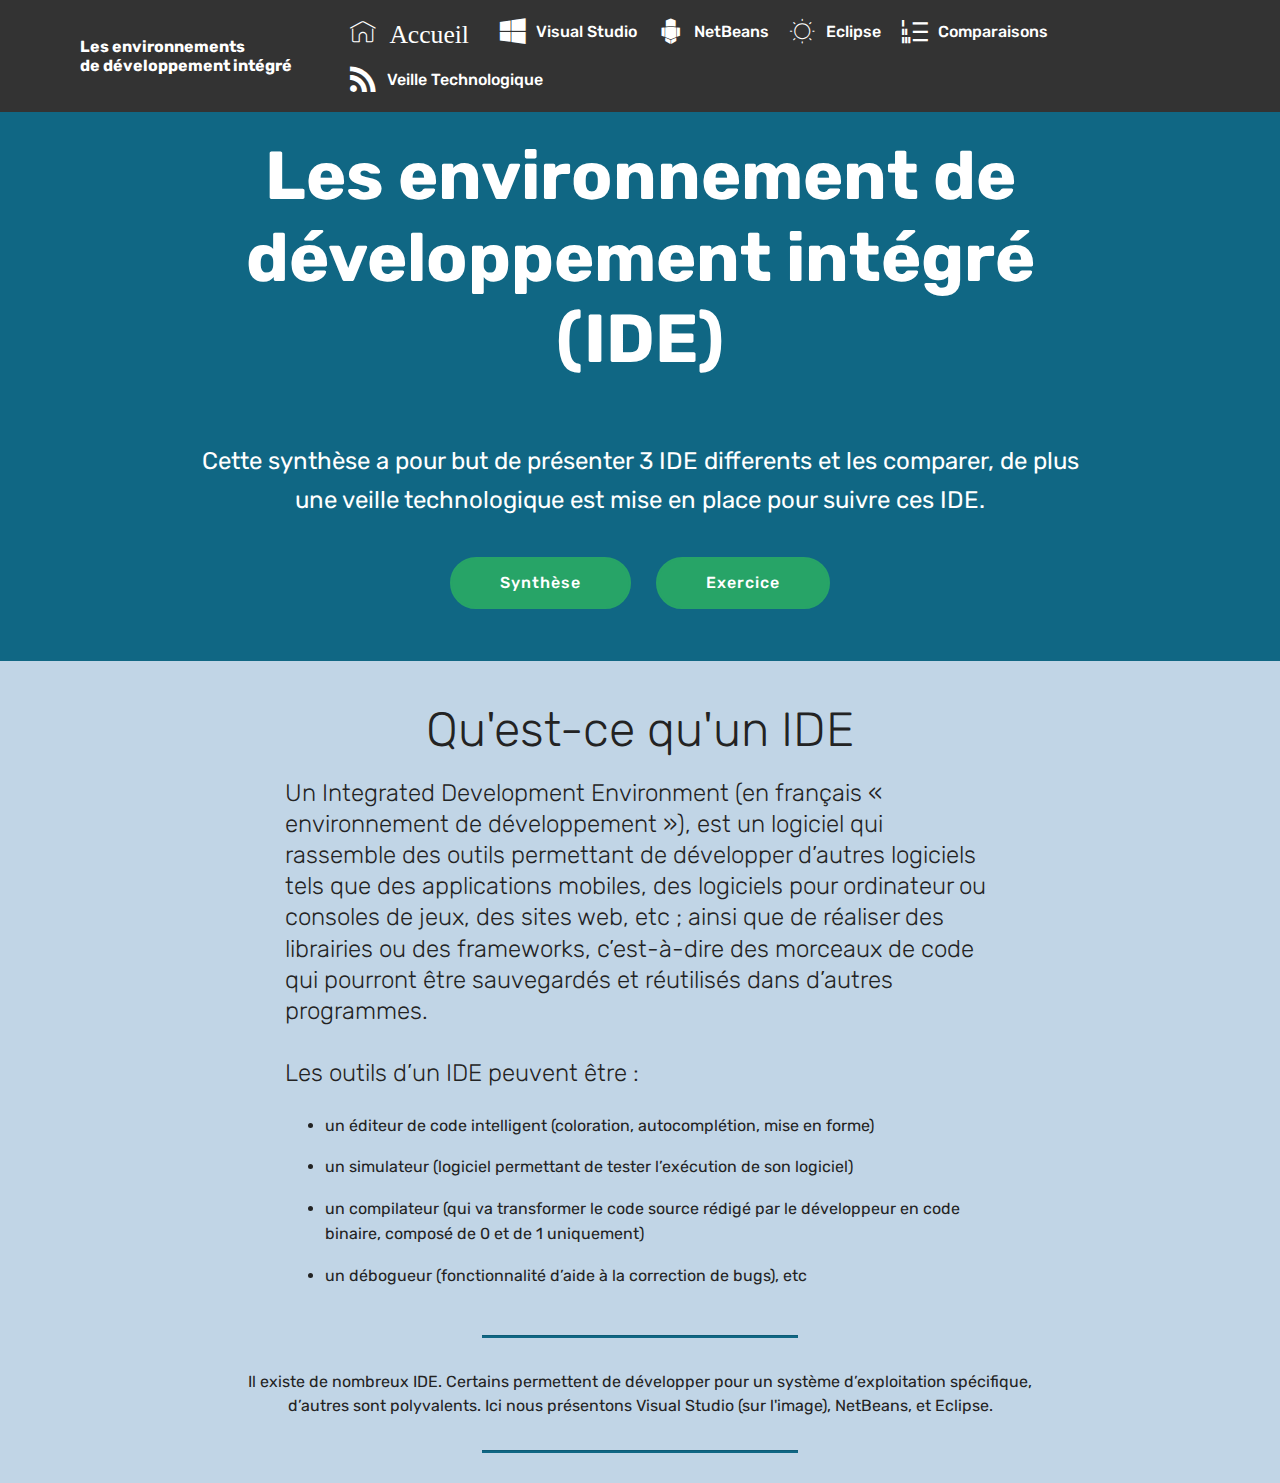
<file: index.html>
<!DOCTYPE html>
<html  >
<head>
  <!-- Site made with Mobirise Website Builder v4.11.6, https://mobirise.com -->
  <meta charset="UTF-8">
  <meta http-equiv="X-UA-Compatible" content="IE=edge">
  <meta name="generator" content="Mobirise v4.11.6, mobirise.com">
  <meta name="viewport" content="width=device-width, initial-scale=1, minimum-scale=1">
  <link rel="shortcut icon" href="assets/images/logo2.png" type="image/x-icon">
  <meta name="description" content="">
  
  <title>Home</title>
  <link rel="stylesheet" href="assets/web/assets/mobirise-icons2/mobirise2.css">
  <link rel="stylesheet" href="assets/web/assets/mobirise-icons/mobirise-icons.css">
  <link rel="stylesheet" href="assets/bootstrap/css/bootstrap.min.css">
  <link rel="stylesheet" href="assets/bootstrap/css/bootstrap-grid.min.css">
  <link rel="stylesheet" href="assets/bootstrap/css/bootstrap-reboot.min.css">
  <link rel="stylesheet" href="assets/tether/tether.min.css">
  <link rel="stylesheet" href="assets/dropdown/css/style.css">
  <link rel="stylesheet" href="assets/socicon/css/styles.css">
  <link rel="stylesheet" href="assets/theme/css/style.css">
  <link rel="preload" as="style" href="assets/mobirise/css/mbr-additional.css"><link rel="stylesheet" href="assets/mobirise/css/mbr-additional.css" type="text/css">
  
  
  
</head>
<body>
  <section class="menu cid-rK4XeLERLK" once="menu" id="menu1-12">

    

    <nav class="navbar navbar-expand beta-menu navbar-dropdown align-items-center navbar-fixed-top navbar-toggleable-sm">
        <button class="navbar-toggler navbar-toggler-right" type="button" data-toggle="collapse" data-target="#navbarSupportedContent" aria-controls="navbarSupportedContent" aria-expanded="false" aria-label="Toggle navigation">
            <div class="hamburger">
                <span></span>
                <span></span>
                <span></span>
                <span></span>
            </div>
        </button>
        <div class="menu-logo">
            <div class="navbar-brand">
                
                <span class="navbar-caption-wrap"><a class="navbar-caption text-white display-4" href="index.html">Les environnements<br>de développement intégré</a></span>
            </div>
        </div>
        <div class="collapse navbar-collapse" id="navbarSupportedContent">
            <ul class="navbar-nav nav-dropdown nav-right" data-app-modern-menu="true"><li class="nav-item">
                    <a class="nav-link link text-white display-4" href="index.html">
                        <span class="mbri-home mbr-iconfont mbr-iconfont-btn">&nbsp;Accueil</span></a>
                </li><li class="nav-item"><a class="nav-link link text-white display-4" href="visualstudio.html"><span class="socicon socicon-windows mbr-iconfont mbr-iconfont-btn"></span>Visual Studio</a></li><li class="nav-item"><a class="nav-link link text-white display-4" href="netbeans.html"><span class="socicon socicon-hitbox mbr-iconfont mbr-iconfont-btn"></span>NetBeans</a></li><li class="nav-item"><a class="nav-link link text-white display-4" href="eclipse.html"><span class="mbri-sun mbr-iconfont mbr-iconfont-btn"></span>Eclipse</a></li><li class="nav-item"><a class="nav-link link text-white display-4" href="comparaisons.html"><span class="mobi-mbri mobi-mbri-numbered-list mbr-iconfont mbr-iconfont-btn"></span>Comparaisons</a></li><li class="nav-item"><a class="nav-link link text-white display-4" href="veilletechno.html"><span class="socicon socicon-rss mbr-iconfont mbr-iconfont-btn"></span>Veille Technologique</a></li></ul>
            
        </div>
    </nav>
</section>

<section class="engine"><a href="https://mobirise.info/p">website templates free download</a></section><section class="cid-qTkA127IK8" id="header2-1">

    

    

    <div class="container align-center">
        <div class="row justify-content-md-center">
            <div class="mbr-white col-md-10">
                <h1 class="mbr-section-title mbr-bold pb-3 mbr-fonts-style display-1">
                    Les environnement de développement intégré (IDE)</h1>
                
                <p class="mbr-text pb-3 mbr-fonts-style display-5"><br>Cette synthèse a pour but de présenter 3 IDE differents et les comparer, de plus une veille technologique est mise en place pour suivre ces IDE.</p>
                <div class="mbr-section-btn"><a class="btn btn-md btn-secondary display-4" href="assets/files/VeilleTechno_Synthese_Etudiant_BOIL_HEPTON.pdf" target="_blank">Synthèse</a> <a class="btn btn-md btn-secondary display-4" href="assets/files/Exercices_IDE.pdf" target="_blank">Exercice</a></div>
            </div>
        </div>
    </div>
    
</section>

<section class="mbr-section content4 cid-rK4YqMePgm" id="content4-18">

    

    <div class="container">
        <div class="media-container-row">
            <div class="title col-12 col-md-8">
                <h2 class="align-center pb-3 mbr-fonts-style display-2">Qu'est-ce qu'un IDE</h2>
                <h3 class="mbr-section-subtitle align-center mbr-light mbr-fonts-style display-5">Un Integrated Development Environment (en français « environnement de développement »), est un logiciel qui rassemble des outils permettant de développer d’autres logiciels tels que des applications mobiles, des logiciels pour ordinateur ou consoles de jeux, des sites web, etc ; ainsi que de réaliser des librairies ou des frameworks, c’est-à-dire des morceaux de code qui pourront être sauvegardés et réutilisés dans d’autres programmes.<br><br>Les outils d’un IDE peuvent être :</h3>
                
            </div>
        </div>
    </div>
</section>

<section class="mbr-section article content12 cid-rK4YmpdxQn" id="content12-15">
     

    <div class="container">
        <div class="media-container-row">
            <div class="mbr-text counter-container col-12 col-md-8 mbr-fonts-style display-7">
                <ul>
                    <li>un éditeur de code intelligent (coloration, autocomplétion, mise en forme)</li>
                    <li>un simulateur (logiciel permettant de tester l’exécution de son logiciel)</li>
                    <li>un compilateur (qui va transformer le code source rédigé par le développeur en code binaire, composé de 0 et de 1 uniquement)</li><li>un débogueur (fonctionnalité d’aide à la correction de bugs), etc</li>
                </ul>
            </div>
        </div>
    </div>
</section>

<section class="mbr-section article content9 cid-rK50wAh1qw" id="content9-19">
    
     

    <div class="container">
        <div class="inner-container" style="width: 71%;">
            <hr class="line" style="width: 40%;">
            <div class="section-text align-center mbr-fonts-style display-7">Il existe de nombreux IDE. Certains permettent de développer pour un système d’exploitation spécifique, d’autres sont polyvalents. Ici nous présentons Visual Studio (sur l'image), NetBeans, et Eclipse.</div>
            <hr class="line" style="width: 40%;">
        </div>
        </div>
</section>


  <script src="assets/web/assets/jquery/jquery.min.js"></script>
  <script src="assets/popper/popper.min.js"></script>
  <script src="assets/bootstrap/js/bootstrap.min.js"></script>
  <script src="assets/tether/tether.min.js"></script>
  <script src="assets/dropdown/js/nav-dropdown.js"></script>
  <script src="assets/dropdown/js/navbar-dropdown.js"></script>
  <script src="assets/touchswipe/jquery.touch-swipe.min.js"></script>
  <script src="assets/smoothscroll/smooth-scroll.js"></script>
  <script src="assets/theme/js/script.js"></script>
  
  
</body>
</html>
</file>
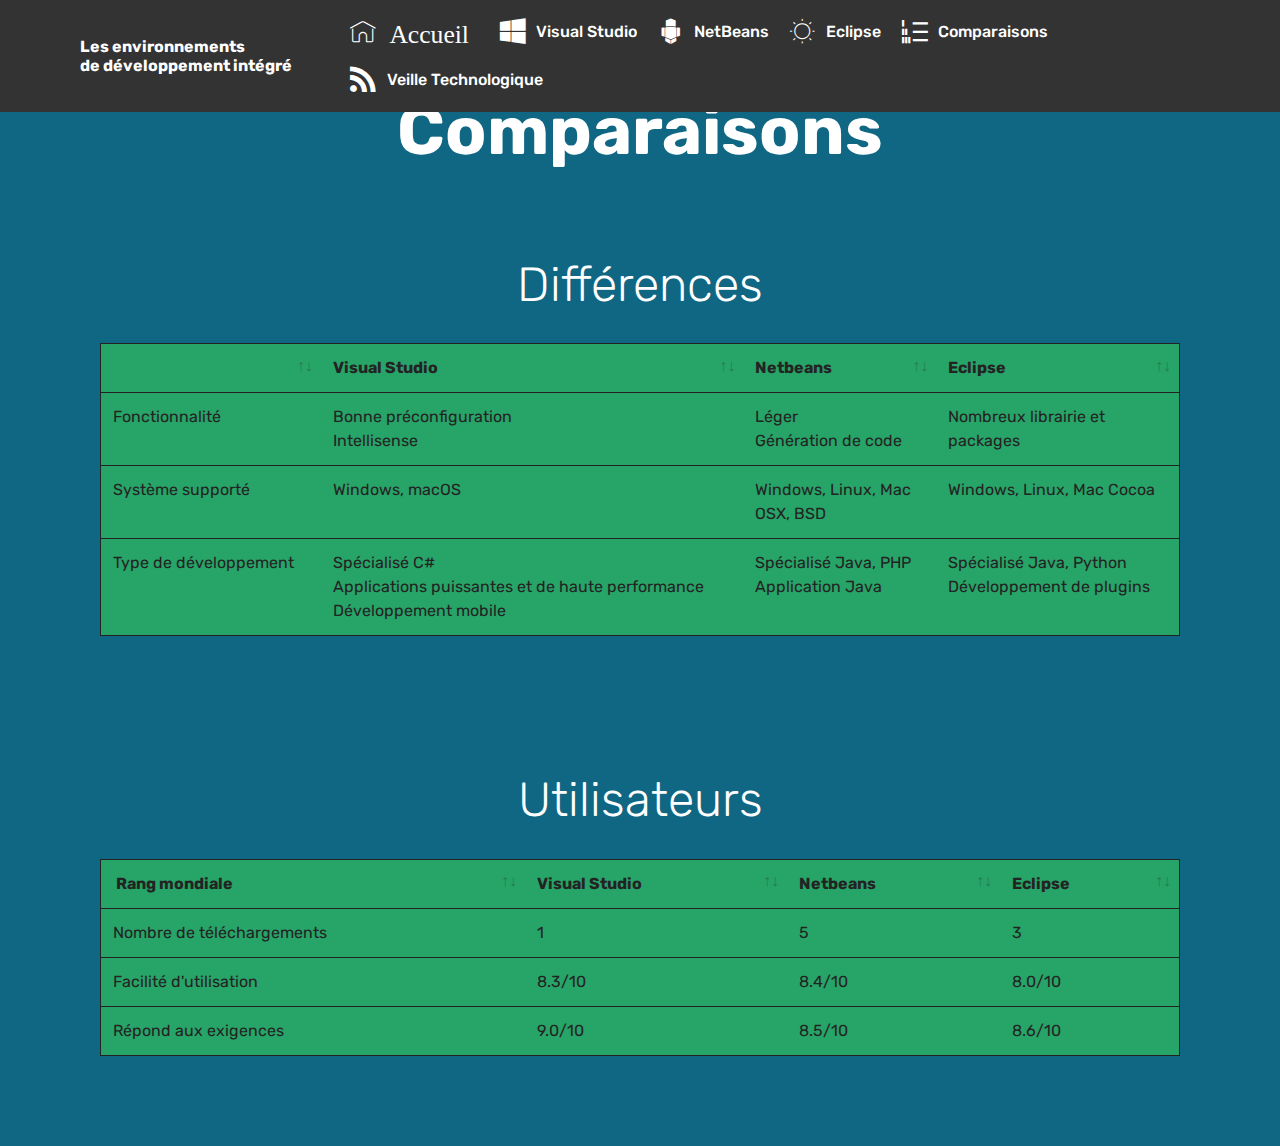
<file: comparaisons.html>
<!DOCTYPE html>
<html  >
<head>
  <!-- Site made with Mobirise Website Builder v4.11.6, https://mobirise.com -->
  <meta charset="UTF-8">
  <meta http-equiv="X-UA-Compatible" content="IE=edge">
  <meta name="generator" content="Mobirise v4.11.6, mobirise.com">
  <meta name="viewport" content="width=device-width, initial-scale=1, minimum-scale=1">
  <link rel="shortcut icon" href="assets/images/logo2.png" type="image/x-icon">
  <meta name="description" content="Web Site Builder Description">
  
  <title>Comparaisons</title>
  <link rel="stylesheet" href="assets/web/assets/mobirise-icons2/mobirise2.css">
  <link rel="stylesheet" href="assets/web/assets/mobirise-icons/mobirise-icons.css">
  <link rel="stylesheet" href="assets/bootstrap/css/bootstrap.min.css">
  <link rel="stylesheet" href="assets/bootstrap/css/bootstrap-grid.min.css">
  <link rel="stylesheet" href="assets/bootstrap/css/bootstrap-reboot.min.css">
  <link rel="stylesheet" href="assets/tether/tether.min.css">
  <link rel="stylesheet" href="assets/datatables/data-tables.bootstrap4.min.css">
  <link rel="stylesheet" href="assets/socicon/css/styles.css">
  <link rel="stylesheet" href="assets/dropdown/css/style.css">
  <link rel="stylesheet" href="assets/theme/css/style.css">
  <link rel="preload" as="style" href="assets/mobirise/css/mbr-additional.css"><link rel="stylesheet" href="assets/mobirise/css/mbr-additional.css" type="text/css">
  
  
  
</head>
<body>
  <section class="menu cid-qTkzRZLJNu" once="menu" id="menu1-8">

    

    <nav class="navbar navbar-expand beta-menu navbar-dropdown align-items-center navbar-fixed-top navbar-toggleable-sm">
        <button class="navbar-toggler navbar-toggler-right" type="button" data-toggle="collapse" data-target="#navbarSupportedContent" aria-controls="navbarSupportedContent" aria-expanded="false" aria-label="Toggle navigation">
            <div class="hamburger">
                <span></span>
                <span></span>
                <span></span>
                <span></span>
            </div>
        </button>
        <div class="menu-logo">
            <div class="navbar-brand">
                
                <span class="navbar-caption-wrap"><a class="navbar-caption text-white display-4" href="index.html">Les environnements<br>de développement intégré</a></span>
            </div>
        </div>
        <div class="collapse navbar-collapse" id="navbarSupportedContent">
            <ul class="navbar-nav nav-dropdown nav-right" data-app-modern-menu="true"><li class="nav-item">
                    <a class="nav-link link text-white display-4" href="index.html">
                        <span class="mbri-home mbr-iconfont mbr-iconfont-btn">&nbsp;Accueil</span></a>
                </li><li class="nav-item"><a class="nav-link link text-white display-4" href="visualstudio.html"><span class="socicon socicon-windows mbr-iconfont mbr-iconfont-btn"></span>Visual Studio</a></li><li class="nav-item"><a class="nav-link link text-white display-4" href="netbeans.html"><span class="socicon socicon-hitbox mbr-iconfont mbr-iconfont-btn"></span>NetBeans</a></li><li class="nav-item"><a class="nav-link link text-white display-4" href="eclipse.html"><span class="mbri-sun mbr-iconfont mbr-iconfont-btn"></span>Eclipse</a></li><li class="nav-item"><a class="nav-link link text-white display-4" href="comparaisons.html"><span class="mobi-mbri mobi-mbri-numbered-list mbr-iconfont mbr-iconfont-btn"></span>Comparaisons</a></li><li class="nav-item"><a class="nav-link link text-white display-4" href="veilletechno.html"><span class="socicon socicon-rss mbr-iconfont mbr-iconfont-btn"></span>Veille Technologique</a></li></ul>
            
        </div>
    </nav>
</section>

<section class="engine"><a href="https://mobirise.info/u">bootstrap responsive templates</a></section><section class="cid-rJRk8aEhUI" id="header2-c">

    

    

    <div class="container align-center">
        <div class="row justify-content-md-center">
            <div class="mbr-white col-md-10">
                <h1 class="mbr-section-title mbr-bold pb-3 mbr-fonts-style display-1">
                    Comparaisons</h1>
                
                
                
            </div>
        </div>
    </div>
    
</section>

<section class="section-table cid-rJRkH6Zwfc" id="table1-e">

  
  
  <div class="container container-table">
      <h2 class="mbr-section-title mbr-fonts-style align-center pb-3 display-2">
          Différences</h2>
      
      <div class="table-wrapper">
        <div class="container">
          
        </div>

        <div class="container scroll">
          <table class="table" cellspacing="0">
            <thead>
              <tr class="table-heads ">
                  
                  
                  
                  
              <th class="head-item mbr-fonts-style display-7">&nbsp;</th><th class="head-item mbr-fonts-style display-7">Visual Studio
<br>
                      
</th><th class="head-item mbr-fonts-style display-7">
                      Netbeans</th><th class="head-item mbr-fonts-style display-7">
                      Eclipse</th></tr>
            </thead>

            <tbody>
              
              
              
              
            <tr> 
                
                
                
                
              <td class="body-item mbr-fonts-style display-7">Fonctionnalité
<br></td><td class="body-item mbr-fonts-style display-7">Bonne préconfiguration
<br>Intellisense
<br>
</td><td class="body-item mbr-fonts-style display-7">Léger
<br>Génération de code
<br>
</td><td class="body-item mbr-fonts-style display-7">Nombreux librairie et packages</td></tr><tr>
                
                
                
                
              <td class="body-item mbr-fonts-style display-7">Système supporté</td><td class="body-item mbr-fonts-style display-7">Windows, macOS
<br>
</td><td class="body-item mbr-fonts-style display-7">Windows, Linux, Mac OSX, BSD</td><td class="body-item mbr-fonts-style display-7">Windows, Linux, Mac Cocoa</td></tr><tr>
                
                
                
                
              <td class="body-item mbr-fonts-style display-7">Type de développement
<br>
</td><td class="body-item mbr-fonts-style display-7">Spécialisé C#<br>Applications puissantes et de haute performance<br>Développement mobile<br></td><td class="body-item mbr-fonts-style display-7">Spécialisé Java, PHP<br>Application Java
<br></td><td class="body-item mbr-fonts-style display-7">Spécialisé Java, Python<br>Développement de plugins
<br>
</td></tr></tbody>
          </table>
        </div>
        <div class="container table-info-container">
          
        </div>
      </div>
    </div>
</section>

<section class="section-table cid-rK5f7In6qz" id="table1-1c">

  
  
  <div class="container container-table">
      <h2 class="mbr-section-title mbr-fonts-style align-center pb-3 display-2">
          Utilisateurs</h2>
      
      <div class="table-wrapper">
        <div class="container">
          
        </div>

        <div class="container scroll">
          <table class="table" cellspacing="0">
            <thead>
              <tr class="table-heads ">
                  
                  
                  
                  
              <th class="head-item mbr-fonts-style display-7">&nbsp;Rang mondiale</th><th class="head-item mbr-fonts-style display-7">Visual Studio
<br>
                      
</th><th class="head-item mbr-fonts-style display-7">
                      Netbeans</th><th class="head-item mbr-fonts-style display-7">
                      Eclipse</th></tr>
            </thead>

            <tbody>
              
              
              
              
            <tr> 
                
                
                
                
              <td class="body-item mbr-fonts-style display-7">Nombre de téléchargements<br></td><td class="body-item mbr-fonts-style display-7">1
</td><td class="body-item mbr-fonts-style display-7">5
</td><td class="body-item mbr-fonts-style display-7">3</td></tr><tr>
                
                
                
                
              <td class="body-item mbr-fonts-style display-7">Facilité d'utilisation</td><td class="body-item mbr-fonts-style display-7">8.3/10
</td><td class="body-item mbr-fonts-style display-7">8.4/10</td><td class="body-item mbr-fonts-style display-7">8.0/10</td></tr><tr>
                
                
                
                
              <td class="body-item mbr-fonts-style display-7">Répond aux exigences
</td><td class="body-item mbr-fonts-style display-7">9.0/10</td><td class="body-item mbr-fonts-style display-7">8.5/10</td><td class="body-item mbr-fonts-style display-7">8.6/10
</td></tr></tbody>
          </table>
        </div>
        <div class="container table-info-container">
          
        </div>
      </div>
    </div>
</section>


  <script src="assets/web/assets/jquery/jquery.min.js"></script>
  <script src="assets/popper/popper.min.js"></script>
  <script src="assets/bootstrap/js/bootstrap.min.js"></script>
  <script src="assets/smoothscroll/smooth-scroll.js"></script>
  <script src="assets/tether/tether.min.js"></script>
  <script src="assets/touchswipe/jquery.touch-swipe.min.js"></script>
  <script src="assets/datatables/jquery.data-tables.min.js"></script>
  <script src="assets/datatables/data-tables.bootstrap4.min.js"></script>
  <script src="assets/dropdown/js/nav-dropdown.js"></script>
  <script src="assets/dropdown/js/navbar-dropdown.js"></script>
  <script src="assets/theme/js/script.js"></script>
  
  
</body>
</html>
</file>
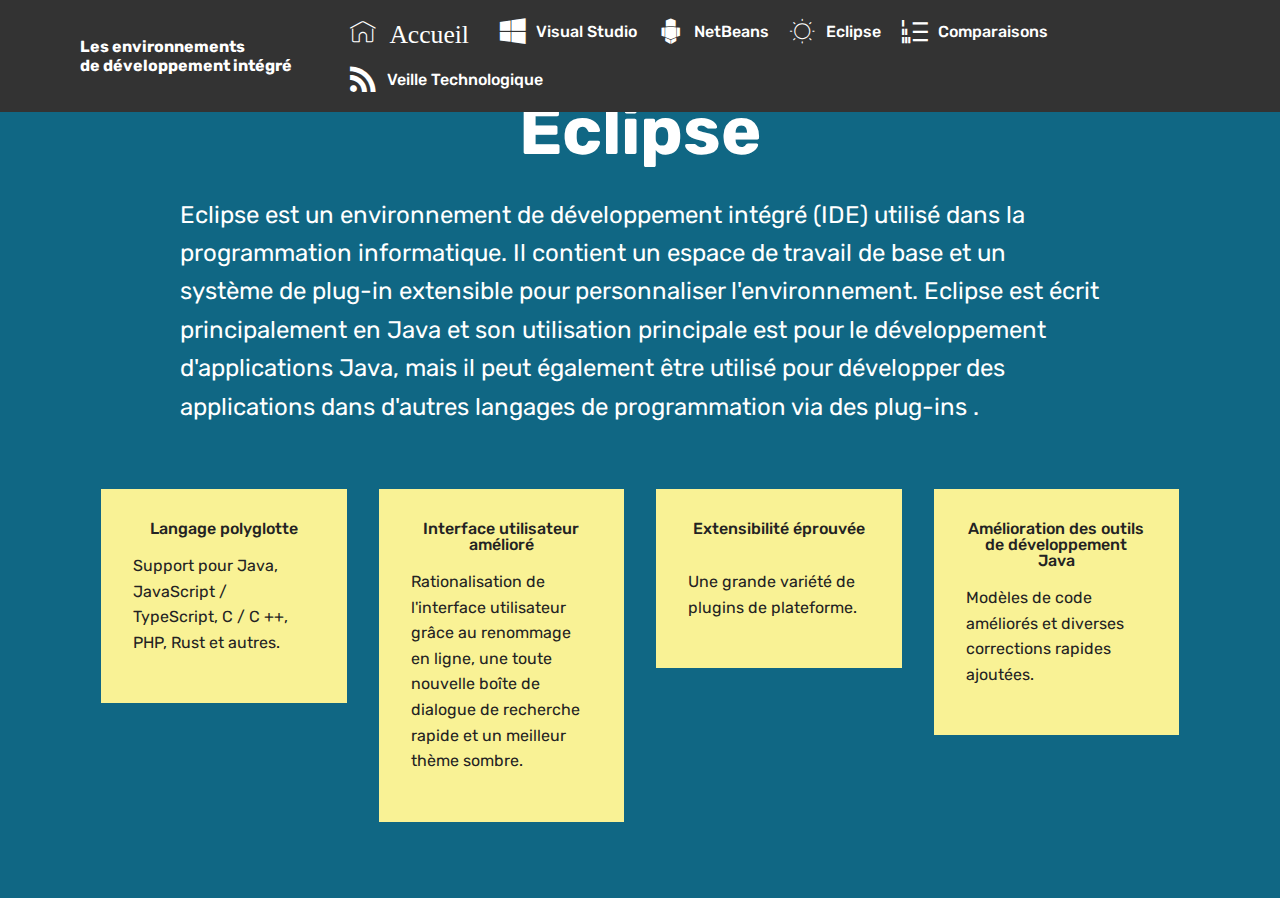
<file: eclipse.html>
<!DOCTYPE html>
<html  >
<head>
  <!-- Site made with Mobirise Website Builder v4.11.6, https://mobirise.com -->
  <meta charset="UTF-8">
  <meta http-equiv="X-UA-Compatible" content="IE=edge">
  <meta name="generator" content="Mobirise v4.11.6, mobirise.com">
  <meta name="viewport" content="width=device-width, initial-scale=1, minimum-scale=1">
  <link rel="shortcut icon" href="assets/images/logo2.png" type="image/x-icon">
  <meta name="description" content="Site Builder Description">
  
  <title>Eclipse</title>
  <link rel="stylesheet" href="assets/web/assets/mobirise-icons2/mobirise2.css">
  <link rel="stylesheet" href="assets/web/assets/mobirise-icons/mobirise-icons.css">
  <link rel="stylesheet" href="assets/bootstrap/css/bootstrap.min.css">
  <link rel="stylesheet" href="assets/bootstrap/css/bootstrap-grid.min.css">
  <link rel="stylesheet" href="assets/bootstrap/css/bootstrap-reboot.min.css">
  <link rel="stylesheet" href="assets/tether/tether.min.css">
  <link rel="stylesheet" href="assets/dropdown/css/style.css">
  <link rel="stylesheet" href="assets/socicon/css/styles.css">
  <link rel="stylesheet" href="assets/theme/css/style.css">
  <link rel="preload" as="style" href="assets/mobirise/css/mbr-additional.css"><link rel="stylesheet" href="assets/mobirise/css/mbr-additional.css" type="text/css">
  
  
  
</head>
<body>
  <section class="menu cid-qTkzRZLJNu" once="menu" id="menu1-7">

    

    <nav class="navbar navbar-expand beta-menu navbar-dropdown align-items-center navbar-fixed-top navbar-toggleable-sm">
        <button class="navbar-toggler navbar-toggler-right" type="button" data-toggle="collapse" data-target="#navbarSupportedContent" aria-controls="navbarSupportedContent" aria-expanded="false" aria-label="Toggle navigation">
            <div class="hamburger">
                <span></span>
                <span></span>
                <span></span>
                <span></span>
            </div>
        </button>
        <div class="menu-logo">
            <div class="navbar-brand">
                
                <span class="navbar-caption-wrap"><a class="navbar-caption text-white display-4" href="index.html">Les environnements<br>de développement intégré</a></span>
            </div>
        </div>
        <div class="collapse navbar-collapse" id="navbarSupportedContent">
            <ul class="navbar-nav nav-dropdown nav-right" data-app-modern-menu="true"><li class="nav-item">
                    <a class="nav-link link text-white display-4" href="index.html">
                        <span class="mbri-home mbr-iconfont mbr-iconfont-btn">&nbsp;Accueil</span></a>
                </li><li class="nav-item"><a class="nav-link link text-white display-4" href="visualstudio.html"><span class="socicon socicon-windows mbr-iconfont mbr-iconfont-btn"></span>Visual Studio</a></li><li class="nav-item"><a class="nav-link link text-white display-4" href="netbeans.html"><span class="socicon socicon-hitbox mbr-iconfont mbr-iconfont-btn"></span>NetBeans</a></li><li class="nav-item"><a class="nav-link link text-white display-4" href="eclipse.html"><span class="mbri-sun mbr-iconfont mbr-iconfont-btn"></span>Eclipse</a></li><li class="nav-item"><a class="nav-link link text-white display-4" href="comparaisons.html"><span class="mobi-mbri mobi-mbri-numbered-list mbr-iconfont mbr-iconfont-btn"></span>Comparaisons</a></li><li class="nav-item"><a class="nav-link link text-white display-4" href="veilletechno.html"><span class="socicon socicon-rss mbr-iconfont mbr-iconfont-btn"></span>Veille Technologique</a></li></ul>
            
        </div>
    </nav>
</section>

<section class="engine"><a href="https://mobirise.info/s">bootstrap themes</a></section><section class="cid-rJRjgmOBOr" id="header2-a">

    

    

    <div class="container align-center">
        <div class="row justify-content-md-center">
            <div class="mbr-white col-md-10">
                <h1 class="mbr-section-title mbr-bold pb-3 mbr-fonts-style display-1">
                    Eclipse</h1>
                
                <p class="mbr-text pb-3 mbr-fonts-style display-5">Eclipse est un environnement de développement intégré (IDE) utilisé dans la programmation informatique. Il contient un espace de travail de base et un système de plug-in extensible pour personnaliser l'environnement. Eclipse est écrit principalement en Java et son utilisation principale est pour le développement d'applications Java, mais il peut également être utilisé pour développer des applications dans d'autres langages de programmation via des plug-ins .<br></p>
                
            </div>
        </div>
    </div>
    
</section>

<section class="features4 cid-rK4SmvfCeO" id="features4-z">
    
         

    
    <div class="container">
        <div class="media-container-row">
            <div class="card p-3 col-12 col-md-6 col-lg-3">
                <div class="card-wrapper media-container-row media-container-row">
                    <div class="card-box">
                        <h4 class="card-title pb-3 mbr-fonts-style display-7">Langage polyglotte</h4>
                        <p class="mbr-text mbr-fonts-style display-7">Support pour Java, JavaScript / TypeScript, C / C ++, PHP, Rust et autres.</p>
                    </div>
                </div>
            </div>

            <div class="card p-3 col-12 col-md-6 col-12 col-md-6 col-lg-3">
                <div class="card-wrapper media-container-row">
                    <div class="card-box">
                        <h4 class="card-title pb-3 mbr-fonts-style display-7">Interface utilisateur amélioré</h4>
                        <p class="mbr-text mbr-fonts-style display-7">Rationalisation de l'interface utilisateur grâce au renommage en ligne, une toute nouvelle boîte de dialogue de recherche rapide et un meilleur thème sombre.</p>
                    </div>
                </div>
            </div>

            <div class="card p-3 col-12 col-md-6 col-lg-3">
                <div class="card-wrapper media-container-row">
                    <div class="card-box">
                        <h4 class="card-title pb-3 mbr-fonts-style display-7"><div>Extensibilité éprouvée
</div><div><br></div></h4>
                        <p class="mbr-text mbr-fonts-style display-7">Une grande variété de plugins de plateforme.<br></p>
                    </div>
                </div>
            </div>

            <div class="card p-3 col-12 col-md-6 col-lg-3">
                <div class="card-wrapper media-container-row">
                    <div class="card-box">
                        <h4 class="card-title pb-3 mbr-fonts-style display-7">Amélioration des outils de développement Java</h4>
                        <p class="mbr-text mbr-fonts-style display-7">Modèles de code améliorés et diverses corrections rapides ajoutées.<br></p>
                    </div>
                </div>
            </div>
        </div>
    </div>
</section>


  <script src="assets/web/assets/jquery/jquery.min.js"></script>
  <script src="assets/popper/popper.min.js"></script>
  <script src="assets/bootstrap/js/bootstrap.min.js"></script>
  <script src="assets/tether/tether.min.js"></script>
  <script src="assets/dropdown/js/nav-dropdown.js"></script>
  <script src="assets/dropdown/js/navbar-dropdown.js"></script>
  <script src="assets/touchswipe/jquery.touch-swipe.min.js"></script>
  <script src="assets/smoothscroll/smooth-scroll.js"></script>
  <script src="assets/theme/js/script.js"></script>
  
  
</body>
</html>
</file>
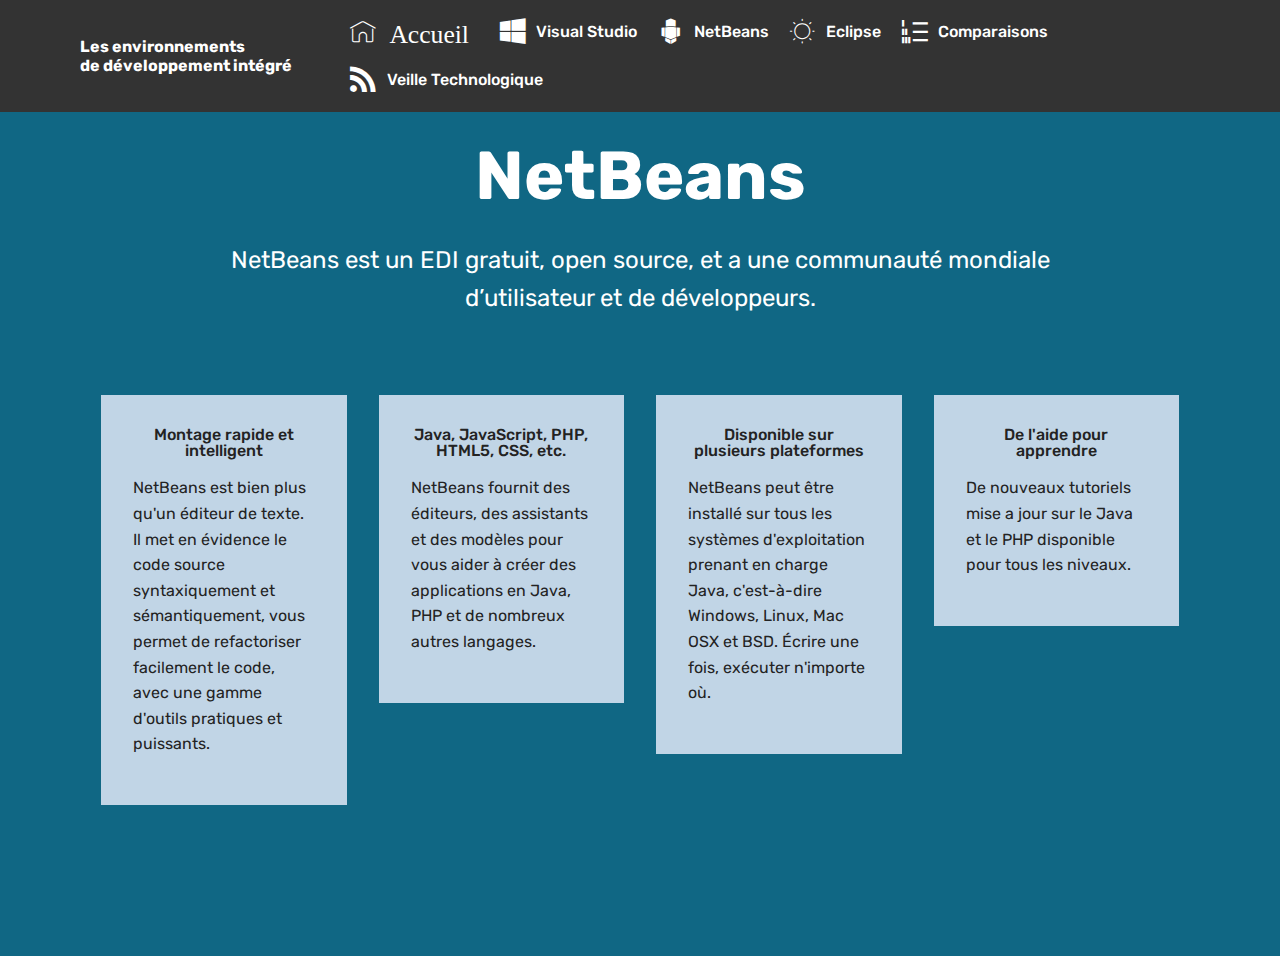
<file: netbeans.html>
<!DOCTYPE html>
<html  >
<head>
  <!-- Site made with Mobirise Website Builder v4.11.6, https://mobirise.com -->
  <meta charset="UTF-8">
  <meta http-equiv="X-UA-Compatible" content="IE=edge">
  <meta name="generator" content="Mobirise v4.11.6, mobirise.com">
  <meta name="viewport" content="width=device-width, initial-scale=1, minimum-scale=1">
  <link rel="shortcut icon" href="assets/images/logo2.png" type="image/x-icon">
  <meta name="description" content="Web Site Maker Description">
  
  <title>NetBeans</title>
  <link rel="stylesheet" href="assets/web/assets/mobirise-icons2/mobirise2.css">
  <link rel="stylesheet" href="assets/web/assets/mobirise-icons/mobirise-icons.css">
  <link rel="stylesheet" href="assets/bootstrap/css/bootstrap.min.css">
  <link rel="stylesheet" href="assets/bootstrap/css/bootstrap-grid.min.css">
  <link rel="stylesheet" href="assets/bootstrap/css/bootstrap-reboot.min.css">
  <link rel="stylesheet" href="assets/tether/tether.min.css">
  <link rel="stylesheet" href="assets/dropdown/css/style.css">
  <link rel="stylesheet" href="assets/socicon/css/styles.css">
  <link rel="stylesheet" href="assets/theme/css/style.css">
  <link rel="preload" as="style" href="assets/mobirise/css/mbr-additional.css"><link rel="stylesheet" href="assets/mobirise/css/mbr-additional.css" type="text/css">
  
  
  
</head>
<body>
  <section class="menu cid-qTkzRZLJNu" once="menu" id="menu1-6">

    

    <nav class="navbar navbar-expand beta-menu navbar-dropdown align-items-center navbar-fixed-top navbar-toggleable-sm">
        <button class="navbar-toggler navbar-toggler-right" type="button" data-toggle="collapse" data-target="#navbarSupportedContent" aria-controls="navbarSupportedContent" aria-expanded="false" aria-label="Toggle navigation">
            <div class="hamburger">
                <span></span>
                <span></span>
                <span></span>
                <span></span>
            </div>
        </button>
        <div class="menu-logo">
            <div class="navbar-brand">
                
                <span class="navbar-caption-wrap"><a class="navbar-caption text-white display-4" href="index.html">Les environnements<br>de développement intégré</a></span>
            </div>
        </div>
        <div class="collapse navbar-collapse" id="navbarSupportedContent">
            <ul class="navbar-nav nav-dropdown nav-right" data-app-modern-menu="true"><li class="nav-item">
                    <a class="nav-link link text-white display-4" href="index.html">
                        <span class="mbri-home mbr-iconfont mbr-iconfont-btn">&nbsp;Accueil</span></a>
                </li><li class="nav-item"><a class="nav-link link text-white display-4" href="visualstudio.html"><span class="socicon socicon-windows mbr-iconfont mbr-iconfont-btn"></span>Visual Studio</a></li><li class="nav-item"><a class="nav-link link text-white display-4" href="netbeans.html"><span class="socicon socicon-hitbox mbr-iconfont mbr-iconfont-btn"></span>NetBeans</a></li><li class="nav-item"><a class="nav-link link text-white display-4" href="eclipse.html"><span class="mbri-sun mbr-iconfont mbr-iconfont-btn"></span>Eclipse</a></li><li class="nav-item"><a class="nav-link link text-white display-4" href="comparaisons.html"><span class="mobi-mbri mobi-mbri-numbered-list mbr-iconfont mbr-iconfont-btn"></span>Comparaisons</a></li><li class="nav-item"><a class="nav-link link text-white display-4" href="veilletechno.html"><span class="socicon socicon-rss mbr-iconfont mbr-iconfont-btn"></span>Veille Technologique</a></li></ul>
            
        </div>
    </nav>
</section>

<section class="engine"><a href="https://mobirise.info/t">amp templates</a></section><section class="cid-rJRjk5BdYv" id="header2-b">

    

    

    <div class="container align-center">
        <div class="row justify-content-md-center">
            <div class="mbr-white col-md-10">
                <h1 class="mbr-section-title mbr-bold pb-3 mbr-fonts-style display-1">NetBeans</h1>
                
                <p class="mbr-text pb-3 mbr-fonts-style display-5">NetBeans est un EDI gratuit, open source, et a une communauté mondiale d’utilisateur et de développeurs.</p>
                
            </div>
        </div>
    </div>
    
</section>

<section class="features4 cid-rK4Q9ibPwP" id="features4-x">
    
         

    
    <div class="container">
        <div class="media-container-row">
            <div class="card p-3 col-12 col-md-6 col-lg-3">
                <div class="card-wrapper media-container-row media-container-row">
                    <div class="card-box">
                        <h4 class="card-title pb-3 mbr-fonts-style display-7">Montage rapide et intelligent 
</h4>
                        <p class="mbr-text mbr-fonts-style display-7">NetBeans est bien plus qu'un éditeur de texte. Il met en évidence le code source syntaxiquement et sémantiquement, vous permet de refactoriser facilement le code, avec une gamme d'outils pratiques et puissants.</p>
                    </div>
                </div>
            </div>

            <div class="card p-3 col-12 col-md-6 col-12 col-md-6 col-lg-3">
                <div class="card-wrapper media-container-row">
                    <div class="card-box">
                        <h4 class="card-title pb-3 mbr-fonts-style display-7">Java, JavaScript, PHP, HTML5, CSS, etc. 
</h4>
                        <p class="mbr-text mbr-fonts-style display-7">NetBeans fournit des éditeurs, des assistants et des modèles pour vous aider à créer des applications en Java, PHP et de nombreux autres langages.</p>
                    </div>
                </div>
            </div>

            <div class="card p-3 col-12 col-md-6 col-lg-3">
                <div class="card-wrapper media-container-row">
                    <div class="card-box">
                        <h4 class="card-title pb-3 mbr-fonts-style display-7">Disponible sur plusieurs plateformes</h4>
                        <p class="mbr-text mbr-fonts-style display-7">NetBeans peut être installé sur tous les systèmes d'exploitation prenant en charge Java, c'est-à-dire Windows, Linux, Mac OSX et BSD. Écrire une fois, exécuter n'importe où.<br></p>
                    </div>
                </div>
            </div>

            <div class="card p-3 col-12 col-md-6 col-lg-3">
                <div class="card-wrapper media-container-row">
                    <div class="card-box">
                        <h4 class="card-title pb-3 mbr-fonts-style display-7">De l'aide pour <br>apprendre</h4>
                        <p class="mbr-text mbr-fonts-style display-7">De nouveaux tutoriels mise a jour sur le Java et le PHP disponible pour tous les niveaux.</p>
                    </div>
                </div>
            </div>
        </div>
    </div>
</section>


  <script src="assets/web/assets/jquery/jquery.min.js"></script>
  <script src="assets/popper/popper.min.js"></script>
  <script src="assets/bootstrap/js/bootstrap.min.js"></script>
  <script src="assets/tether/tether.min.js"></script>
  <script src="assets/dropdown/js/nav-dropdown.js"></script>
  <script src="assets/dropdown/js/navbar-dropdown.js"></script>
  <script src="assets/touchswipe/jquery.touch-swipe.min.js"></script>
  <script src="assets/smoothscroll/smooth-scroll.js"></script>
  <script src="assets/theme/js/script.js"></script>
  
  
</body>
</html>
</file>
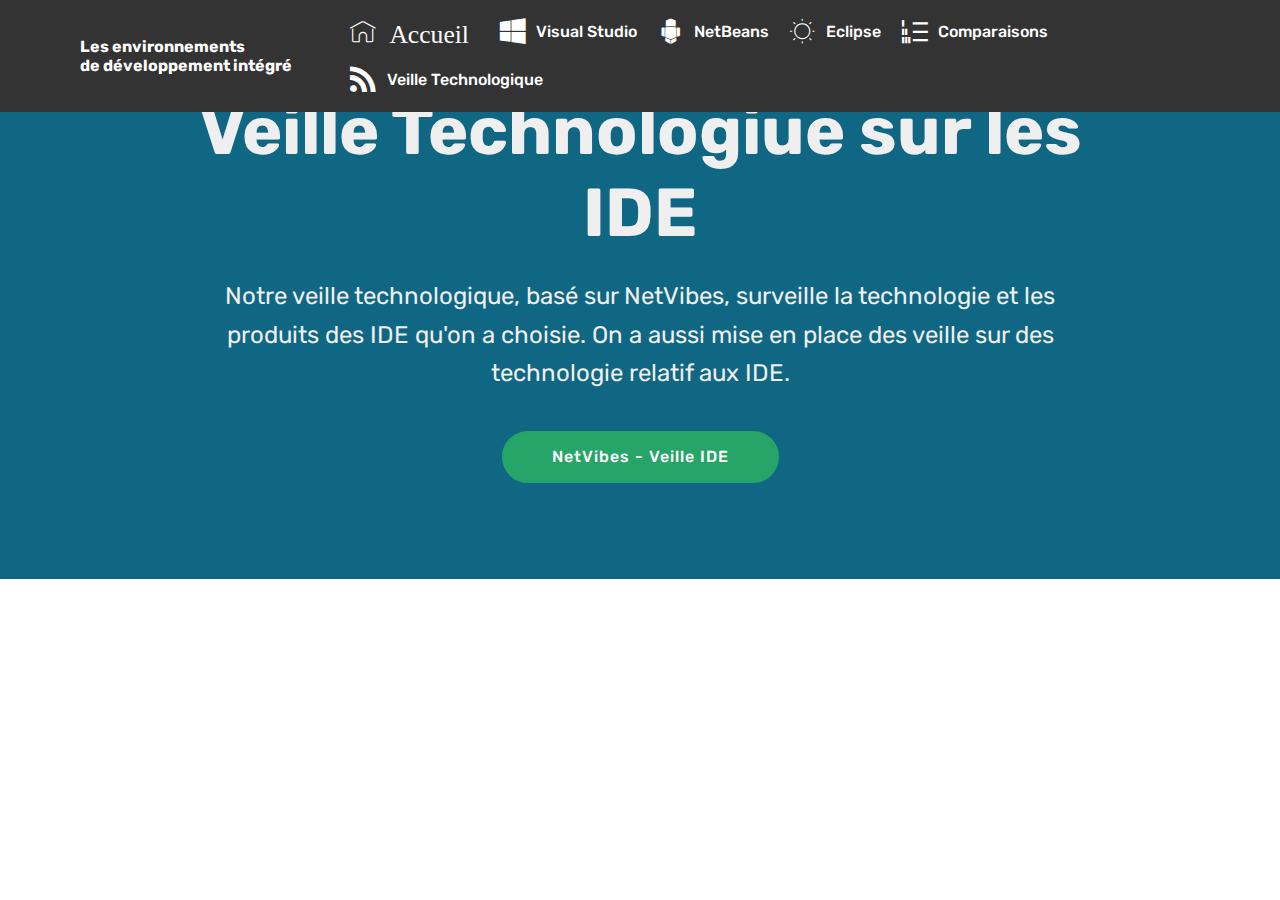
<file: veilletechno.html>
<!DOCTYPE html>
<html  >
<head>
  <!-- Site made with Mobirise Website Builder v4.11.6, https://mobirise.com -->
  <meta charset="UTF-8">
  <meta http-equiv="X-UA-Compatible" content="IE=edge">
  <meta name="generator" content="Mobirise v4.11.6, mobirise.com">
  <meta name="viewport" content="width=device-width, initial-scale=1, minimum-scale=1">
  <link rel="shortcut icon" href="assets/images/logo2.png" type="image/x-icon">
  <meta name="description" content="Website Creator Description">
  
  <title>Veille Technologique</title>
  <link rel="stylesheet" href="assets/web/assets/mobirise-icons2/mobirise2.css">
  <link rel="stylesheet" href="assets/web/assets/mobirise-icons/mobirise-icons.css">
  <link rel="stylesheet" href="assets/bootstrap/css/bootstrap.min.css">
  <link rel="stylesheet" href="assets/bootstrap/css/bootstrap-grid.min.css">
  <link rel="stylesheet" href="assets/bootstrap/css/bootstrap-reboot.min.css">
  <link rel="stylesheet" href="assets/tether/tether.min.css">
  <link rel="stylesheet" href="assets/dropdown/css/style.css">
  <link rel="stylesheet" href="assets/socicon/css/styles.css">
  <link rel="stylesheet" href="assets/theme/css/style.css">
  <link rel="preload" as="style" href="assets/mobirise/css/mbr-additional.css"><link rel="stylesheet" href="assets/mobirise/css/mbr-additional.css" type="text/css">
  
  
  
</head>
<body>
  <section class="menu cid-rJR6M3ZaQ4" once="menu" id="menu1-g">

    

    <nav class="navbar navbar-expand beta-menu navbar-dropdown align-items-center navbar-fixed-top navbar-toggleable-sm">
        <button class="navbar-toggler navbar-toggler-right" type="button" data-toggle="collapse" data-target="#navbarSupportedContent" aria-controls="navbarSupportedContent" aria-expanded="false" aria-label="Toggle navigation">
            <div class="hamburger">
                <span></span>
                <span></span>
                <span></span>
                <span></span>
            </div>
        </button>
        <div class="menu-logo">
            <div class="navbar-brand">
                
                <span class="navbar-caption-wrap"><a class="navbar-caption text-white display-4" href="index.html">Les environnements<br>de développement intégré</a></span>
            </div>
        </div>
        <div class="collapse navbar-collapse" id="navbarSupportedContent">
            <ul class="navbar-nav nav-dropdown nav-right" data-app-modern-menu="true"><li class="nav-item">
                    <a class="nav-link link text-white display-4" href="index.html">
                        <span class="mbri-home mbr-iconfont mbr-iconfont-btn">&nbsp;Accueil</span></a>
                </li><li class="nav-item"><a class="nav-link link text-white display-4" href="visualstudio.html"><span class="socicon socicon-windows mbr-iconfont mbr-iconfont-btn"></span>Visual Studio</a></li><li class="nav-item"><a class="nav-link link text-white display-4" href="netbeans.html"><span class="socicon socicon-hitbox mbr-iconfont mbr-iconfont-btn"></span>NetBeans</a></li><li class="nav-item"><a class="nav-link link text-white display-4" href="eclipse.html"><span class="mbri-sun mbr-iconfont mbr-iconfont-btn"></span>Eclipse</a></li><li class="nav-item"><a class="nav-link link text-white display-4" href="comparaisons.html"><span class="mobi-mbri mobi-mbri-numbered-list mbr-iconfont mbr-iconfont-btn"></span>Comparaisons</a></li><li class="nav-item"><a class="nav-link link text-white display-4" href="veilletechno.html"><span class="socicon socicon-rss mbr-iconfont mbr-iconfont-btn"></span>Veille Technologique</a></li></ul>
            
        </div>
    </nav>
</section>

<section class="engine"><a href="https://mobirise.info/h">create your own web page for free</a></section><section class="header1 cid-rK4MOUvFk9" id="header16-w">

    

    

    <div class="container">
        <div class="row justify-content-md-center">
            <div class="col-md-10 align-center">
                <h1 class="mbr-section-title mbr-bold pb-3 mbr-fonts-style display-1">Veille Technologiue sur les IDE</h1>
                
                <p class="mbr-text pb-3 mbr-fonts-style display-5">
                    Notre veille technologique, basé sur NetVibes, surveille la technologie et les produits des IDE qu'on a choisie. On a aussi mise en place des veille sur des technologie relatif aux IDE.
                </p>
                <div class="mbr-section-btn"><a class="btn btn-md btn-secondary display-4" href="https://www.netvibes.com/williamhepton#IDE" target="_blank">NetVibes - Veille IDE</a></div>
            </div>
        </div>
    </div>

</section>


  <script src="assets/web/assets/jquery/jquery.min.js"></script>
  <script src="assets/popper/popper.min.js"></script>
  <script src="assets/bootstrap/js/bootstrap.min.js"></script>
  <script src="assets/tether/tether.min.js"></script>
  <script src="assets/dropdown/js/nav-dropdown.js"></script>
  <script src="assets/dropdown/js/navbar-dropdown.js"></script>
  <script src="assets/touchswipe/jquery.touch-swipe.min.js"></script>
  <script src="assets/smoothscroll/smooth-scroll.js"></script>
  <script src="assets/theme/js/script.js"></script>
  
  
</body>
</html>
</file>
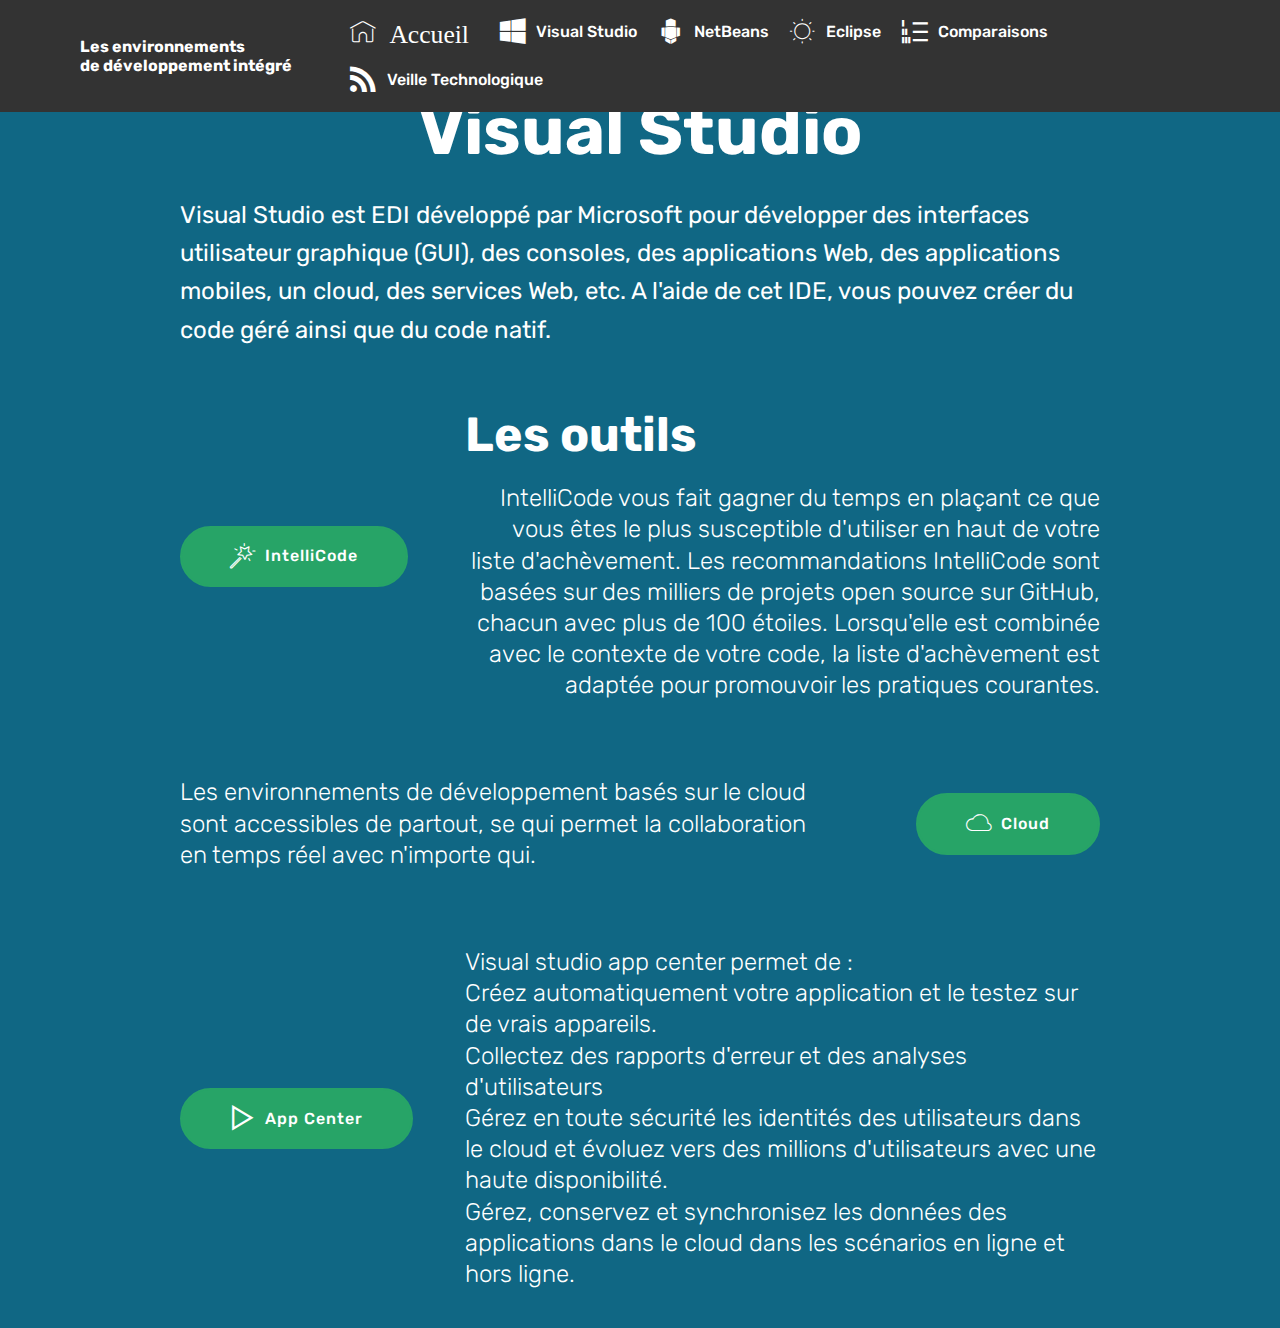
<file: visualstudio.html>
<!DOCTYPE html>
<html  >
<head>
  <!-- Site made with Mobirise Website Builder v4.11.6, https://mobirise.com -->
  <meta charset="UTF-8">
  <meta http-equiv="X-UA-Compatible" content="IE=edge">
  <meta name="generator" content="Mobirise v4.11.6, mobirise.com">
  <meta name="viewport" content="width=device-width, initial-scale=1, minimum-scale=1">
  <link rel="shortcut icon" href="assets/images/logo2.png" type="image/x-icon">
  <meta name="description" content="">
  
  <title>Visual Studio</title>
  <link rel="stylesheet" href="assets/web/assets/mobirise-icons2/mobirise2.css">
  <link rel="stylesheet" href="assets/web/assets/mobirise-icons/mobirise-icons.css">
  <link rel="stylesheet" href="assets/bootstrap/css/bootstrap.min.css">
  <link rel="stylesheet" href="assets/bootstrap/css/bootstrap-grid.min.css">
  <link rel="stylesheet" href="assets/bootstrap/css/bootstrap-reboot.min.css">
  <link rel="stylesheet" href="assets/tether/tether.min.css">
  <link rel="stylesheet" href="assets/dropdown/css/style.css">
  <link rel="stylesheet" href="assets/socicon/css/styles.css">
  <link rel="stylesheet" href="assets/theme/css/style.css">
  <link rel="preload" as="style" href="assets/mobirise/css/mbr-additional.css"><link rel="stylesheet" href="assets/mobirise/css/mbr-additional.css" type="text/css">
  
  
  
</head>
<body>
  <section class="menu cid-rJR6M3ZaQ4" once="menu" id="menu1-3">

    

    <nav class="navbar navbar-expand beta-menu navbar-dropdown align-items-center navbar-fixed-top navbar-toggleable-sm">
        <button class="navbar-toggler navbar-toggler-right" type="button" data-toggle="collapse" data-target="#navbarSupportedContent" aria-controls="navbarSupportedContent" aria-expanded="false" aria-label="Toggle navigation">
            <div class="hamburger">
                <span></span>
                <span></span>
                <span></span>
                <span></span>
            </div>
        </button>
        <div class="menu-logo">
            <div class="navbar-brand">
                
                <span class="navbar-caption-wrap"><a class="navbar-caption text-white display-4" href="index.html">Les environnements<br>de développement intégré</a></span>
            </div>
        </div>
        <div class="collapse navbar-collapse" id="navbarSupportedContent">
            <ul class="navbar-nav nav-dropdown nav-right" data-app-modern-menu="true"><li class="nav-item">
                    <a class="nav-link link text-white display-4" href="index.html">
                        <span class="mbri-home mbr-iconfont mbr-iconfont-btn">&nbsp;Accueil</span></a>
                </li><li class="nav-item"><a class="nav-link link text-white display-4" href="visualstudio.html"><span class="socicon socicon-windows mbr-iconfont mbr-iconfont-btn"></span>Visual Studio</a></li><li class="nav-item"><a class="nav-link link text-white display-4" href="netbeans.html"><span class="socicon socicon-hitbox mbr-iconfont mbr-iconfont-btn"></span>NetBeans</a></li><li class="nav-item"><a class="nav-link link text-white display-4" href="eclipse.html"><span class="mbri-sun mbr-iconfont mbr-iconfont-btn"></span>Eclipse</a></li><li class="nav-item"><a class="nav-link link text-white display-4" href="comparaisons.html"><span class="mobi-mbri mobi-mbri-numbered-list mbr-iconfont mbr-iconfont-btn"></span>Comparaisons</a></li><li class="nav-item"><a class="nav-link link text-white display-4" href="veilletechno.html"><span class="socicon socicon-rss mbr-iconfont mbr-iconfont-btn"></span>Veille Technologique</a></li></ul>
            
        </div>
    </nav>
</section>

<section class="engine"><a href="https://mobirise.info/q">responsive site templates</a></section><section class="cid-rJRiq7OgVa" id="header2-9">

    

    

    <div class="container align-center">
        <div class="row justify-content-md-center">
            <div class="mbr-white col-md-10">
                <h1 class="mbr-section-title mbr-bold pb-3 mbr-fonts-style display-1">
                    Visual Studio</h1>
                
                <p class="mbr-text pb-3 mbr-fonts-style display-5">Visual Studio est EDI développé par Microsoft pour développer des interfaces utilisateur graphique (GUI), des consoles, des applications Web, des applications mobiles, un cloud, des services Web, etc. A l'aide de cet IDE, vous pouvez créer du code géré ainsi que du code natif.<br></p>
                
            </div>
        </div>
    </div>
    
</section>

<section class="mbr-section info2 cid-rK4BFPmdBc" id="info2-j">

    

    

    <div class="container">
        <div class="row main justify-content-center">
            <div class="media-container-column col-12 col-lg-3 col-md-4">
                <div class="mbr-section-btn align-left py-4"><a class="btn btn-secondary display-4" href="https://visualstudio.microsoft.com/services/intellicode/" target="_blank"><span class="mbri-magic-stick mbr-iconfont mbr-iconfont-btn"></span>
                    
                    IntelliCode</a></div>
            </div>
            <div class="media-container-column title col-12 col-lg-7 col-md-6">
                <h2 class="align-right mbr-bold mbr-white pb-3 mbr-fonts-style display-2">Les outils</h2>
                <h3 class="mbr-section-subtitle align-right mbr-light mbr-white mbr-fonts-style display-5">IntelliCode vous fait gagner du temps en plaçant ce que vous êtes le plus susceptible d'utiliser en haut de votre liste d'achèvement. Les recommandations IntelliCode sont basées sur des milliers de projets open source sur GitHub, chacun avec plus de 100 étoiles. Lorsqu'elle est combinée avec le contexte de votre code, la liste d'achèvement est adaptée pour promouvoir les pratiques courantes.</h3>
            </div>
        </div>
    </div>
</section>

<section class="mbr-section info2 cid-rK51paZEvt" id="info2-1a">

    

    

    <div class="container">
        <div class="row main justify-content-center">
            <div class="media-container-column col-12 col-lg-3 col-md-4">
                <div class="mbr-section-btn align-left py-4"><a class="btn btn-secondary display-4" href="https://visualstudio.microsoft.com/services/visual-studio-online/" target="_blank"><span class="mbri-cloud mbr-iconfont mbr-iconfont-btn"></span>
                    
                    Cloud</a></div>
            </div>
            <div class="media-container-column title col-12 col-lg-7 col-md-6">
                
                <h3 class="mbr-section-subtitle align-right mbr-light mbr-white mbr-fonts-style display-5">Les environnements de développement basés sur le cloud sont accessibles de partout, se qui permet la collaboration en temps réel avec n'importe qui.</h3>
            </div>
        </div>
    </div>
</section>

<section class="mbr-section info2 cid-rK51pXXVVz" id="info2-1b">

    

    

    <div class="container">
        <div class="row main justify-content-center">
            <div class="media-container-column col-12 col-lg-3 col-md-4">
                <div class="mbr-section-btn align-left py-4"><a class="btn btn-secondary display-4" href="https://appcenter.ms/signup?utm_source=Visual%20Studio%20Marketing&utm_medium=Visual%20Studio" target="_blank"><span class="mobi-mbri mobi-mbri-play mbr-iconfont mbr-iconfont-btn"></span>App Center</a></div>
            </div>
            <div class="media-container-column title col-12 col-lg-7 col-md-6">
                
                <h3 class="mbr-section-subtitle align-right mbr-light mbr-white mbr-fonts-style display-5">Visual studio app center permet de :<br>Créez automatiquement votre application et le testez sur de vrais appareils.<br>Collectez des rapports d'erreur et des analyses d'utilisateurs<br>Gérez en toute sécurité les identités des utilisateurs dans le cloud et évoluez vers des millions d'utilisateurs avec une haute disponibilité.<div>Gérez, conservez et synchronisez les données des applications dans le cloud dans les scénarios en ligne et hors ligne.</div></h3>
            </div>
        </div>
    </div>
</section>


  <script src="assets/web/assets/jquery/jquery.min.js"></script>
  <script src="assets/popper/popper.min.js"></script>
  <script src="assets/bootstrap/js/bootstrap.min.js"></script>
  <script src="assets/tether/tether.min.js"></script>
  <script src="assets/dropdown/js/nav-dropdown.js"></script>
  <script src="assets/dropdown/js/navbar-dropdown.js"></script>
  <script src="assets/touchswipe/jquery.touch-swipe.min.js"></script>
  <script src="assets/smoothscroll/smooth-scroll.js"></script>
  <script src="assets/theme/js/script.js"></script>
  
  
</body>
</html>
</file>
<file: assets/web/assets/mobirise-icons2/mobirise2.css>
@font-face {
  font-family: 'Moririse2';
  font-display: swap;
  src:  url('mobirise2.eot?f2bix4');
  src:  url('mobirise2.eot?f2bix4#iefix') format('embedded-opentype'),
    url('mobirise2.ttf?f2bix4') format('truetype'),
    url('mobirise2.woff?f2bix4') format('woff'),
    url('mobirise2.svg?f2bix4#mobirise2') format('svg');
  font-weight: normal;
  font-style: normal;
}

[class^="mobi-"], [class*=" mobi-"] {
  /* use !important to prevent issues with browser extensions that change fonts */
  font-family: 'Moririse2' !important;
  speak: none;
  font-style: normal;
  font-weight: normal;
  font-variant: normal;
  text-transform: none;
  line-height: 1;

  /* Better Font Rendering =========== */
  -webkit-font-smoothing: antialiased;
  -moz-osx-font-smoothing: grayscale;
}

.mobi-mbri-add-submenu:before {
  content: "\e900";
}
.mobi-mbri-alert:before {
  content: "\e901";
}
.mobi-mbri-align-center:before {
  content: "\e902";
}
.mobi-mbri-align-justify:before {
  content: "\e903";
}
.mobi-mbri-align-left:before {
  content: "\e904";
}
.mobi-mbri-align-right:before {
  content: "\e905";
}
.mobi-mbri-android:before {
  content: "\e906";
}
.mobi-mbri-apple:before {
  content: "\e907";
}
.mobi-mbri-arrow-down:before {
  content: "\e908";
}
.mobi-mbri-arrow-next:before {
  content: "\e909";
}
.mobi-mbri-arrow-prev:before {
  content: "\e90a";
}
.mobi-mbri-arrow-up:before {
  content: "\e90b";
}
.mobi-mbri-bold:before {
  content: "\e90c";
}
.mobi-mbri-bookmark:before {
  content: "\e90d";
}
.mobi-mbri-bootstrap:before {
  content: "\e90e";
}
.mobi-mbri-briefcase:before {
  content: "\e90f";
}
.mobi-mbri-browse:before {
  content: "\e910";
}
.mobi-mbri-bulleted-list:before {
  content: "\e911";
}
.mobi-mbri-calendar:before {
  content: "\e912";
}
.mobi-mbri-camera:before {
  content: "\e913";
}
.mobi-mbri-cart-add:before {
  content: "\e914";
}
.mobi-mbri-cart-full:before {
  content: "\e915";
}
.mobi-mbri-cash:before {
  content: "\e916";
}
.mobi-mbri-change-style:before {
  content: "\e917";
}
.mobi-mbri-chat:before {
  content: "\e918";
}
.mobi-mbri-clock:before {
  content: "\e919";
}
.mobi-mbri-close:before {
  content: "\e91a";
}
.mobi-mbri-cloud:before {
  content: "\e91b";
}
.mobi-mbri-code:before {
  content: "\e91c";
}
.mobi-mbri-contact-form:before {
  content: "\e91d";
}
.mobi-mbri-credit-card:before {
  content: "\e91e";
}
.mobi-mbri-cursor-click:before {
  content: "\e91f";
}
.mobi-mbri-cust-feedback:before {
  content: "\e920";
}
.mobi-mbri-database:before {
  content: "\e921";
}
.mobi-mbri-delivery:before {
  content: "\e922";
}
.mobi-mbri-desktop:before {
  content: "\e923";
}
.mobi-mbri-devices:before {
  content: "\e924";
}
.mobi-mbri-down:before {
  content: "\e925";
}
.mobi-mbri-download-2:before {
  content: "\e926";
}
.mobi-mbri-download:before {
  content: "\e927";
}
.mobi-mbri-drag-n-drop-2:before {
  content: "\e928";
}
.mobi-mbri-drag-n-drop:before {
  content: "\e929";
}
.mobi-mbri-edit-2:before {
  content: "\e92a";
}
.mobi-mbri-edit:before {
  content: "\e92b";
}
.mobi-mbri-error:before {
  content: "\e92c";
}
.mobi-mbri-extension:before {
  content: "\e92d";
}
.mobi-mbri-features:before {
  content: "\e92e";
}
.mobi-mbri-file:before {
  content: "\e92f";
}
.mobi-mbri-flag:before {
  content: "\e930";
}
.mobi-mbri-folder:before {
  content: "\e931";
}
.mobi-mbri-gift:before {
  content: "\e932";
}
.mobi-mbri-github:before {
  content: "\e933";
}
.mobi-mbri-globe-2:before {
  content: "\e934";
}
.mobi-mbri-globe:before {
  content: "\e935";
}
.mobi-mbri-growing-chart:before {
  content: "\e936";
}
.mobi-mbri-hearth:before {
  content: "\e937";
}
.mobi-mbri-help:before {
  content: "\e938";
}
.mobi-mbri-home:before {
  content: "\e939";
}
.mobi-mbri-hot-cup:before {
  content: "\e93a";
}
.mobi-mbri-idea:before {
  content: "\e93b";
}
.mobi-mbri-image-gallery:before {
  content: "\e93c";
}
.mobi-mbri-image-slider:before {
  content: "\e93d";
}
.mobi-mbri-info:before {
  content: "\e93e";
}
.mobi-mbri-italic:before {
  content: "\e93f";
}
.mobi-mbri-key:before {
  content: "\e940";
}
.mobi-mbri-laptop:before {
  content: "\e941";
}
.mobi-mbri-layers:before {
  content: "\e942";
}
.mobi-mbri-left-right:before {
  content: "\e943";
}
.mobi-mbri-left:before {
  content: "\e944";
}
.mobi-mbri-letter:before {
  content: "\e945";
}
.mobi-mbri-like:before {
  content: "\e946";
}
.mobi-mbri-link:before {
  content: "\e947";
}
.mobi-mbri-lock:before {
  content: "\e948";
}
.mobi-mbri-login:before {
  content: "\e949";
}
.mobi-mbri-logout:before {
  content: "\e94a";
}
.mobi-mbri-magic-stick:before {
  content: "\e94b";
}
.mobi-mbri-map-pin:before {
  content: "\e94c";
}
.mobi-mbri-menu:before {
  content: "\e94d";
}
.mobi-mbri-mobile-2:before {
  content: "\e94e";
}
.mobi-mbri-mobile-horizontal:before {
  content: "\e94f";
}
.mobi-mbri-mobile:before {
  content: "\e950";
}
.mobi-mbri-mobirise:before {
  content: "\e951";
}
.mobi-mbri-more-horizontal:before {
  content: "\e952";
}
.mobi-mbri-more-vertical:before {
  content: "\e953";
}
.mobi-mbri-music:before {
  content: "\e954";
}
.mobi-mbri-new-file:before {
  content: "\e955";
}
.mobi-mbri-numbered-list:before {
  content: "\e956";
}
.mobi-mbri-opened-folder:before {
  content: "\e957";
}
.mobi-mbri-pages:before {
  content: "\e958";
}
.mobi-mbri-paper-plane:before {
  content: "\e959";
}
.mobi-mbri-paperclip:before {
  content: "\e95a";
}
.mobi-mbri-phone:before {
  content: "\e95b";
}
.mobi-mbri-photo:before {
  content: "\e95c";
}
.mobi-mbri-photos:before {
  content: "\e95d";
}
.mobi-mbri-pin:before {
  content: "\e95e";
}
.mobi-mbri-play:before {
  content: "\e95f";
}
.mobi-mbri-plus:before {
  content: "\e960";
}
.mobi-mbri-preview:before {
  content: "\e961";
}
.mobi-mbri-print:before {
  content: "\e962";
}
.mobi-mbri-protect:before {
  content: "\e963";
}
.mobi-mbri-question:before {
  content: "\e964";
}
.mobi-mbri-quote-left:before {
  content: "\e965";
}
.mobi-mbri-quote-right:before {
  content: "\e966";
}
.mobi-mbri-redo:before {
  content: "\e967";
}
.mobi-mbri-refresh:before {
  content: "\e968";
}
.mobi-mbri-responsive-2:before {
  content: "\e969";
}
.mobi-mbri-responsive:before {
  content: "\e96a";
}
.mobi-mbri-right:before {
  content: "\e96b";
}
.mobi-mbri-rocket:before {
  content: "\e96c";
}
.mobi-mbri-sad-face:before {
  content: "\e96d";
}
.mobi-mbri-sale:before {
  content: "\e96e";
}
.mobi-mbri-save:before {
  content: "\e96f";
}
.mobi-mbri-search:before {
  content: "\e970";
}
.mobi-mbri-setting-2:before {
  content: "\e971";
}
.mobi-mbri-setting-3:before {
  content: "\e972";
}
.mobi-mbri-setting:before {
  content: "\e973";
}
.mobi-mbri-share:before {
  content: "\e974";
}
.mobi-mbri-shopping-bag:before {
  content: "\e975";
}
.mobi-mbri-shopping-basket:before {
  content: "\e976";
}
.mobi-mbri-shopping-cart:before {
  content: "\e977";
}
.mobi-mbri-sites:before {
  content: "\e978";
}
.mobi-mbri-smile-face:before {
  content: "\e979";
}
.mobi-mbri-speed:before {
  content: "\e97a";
}
.mobi-mbri-star:before {
  content: "\e97b";
}
.mobi-mbri-success:before {
  content: "\e97c";
}
.mobi-mbri-sun:before {
  content: "\e97d";
}
.mobi-mbri-sun2:before {
  content: "\e97e";
}
.mobi-mbri-tablet-vertical:before {
  content: "\e97f";
}
.mobi-mbri-tablet:before {
  content: "\e980";
}
.mobi-mbri-target:before {
  content: "\e981";
}
.mobi-mbri-timer:before {
  content: "\e982";
}
.mobi-mbri-to-ftp:before {
  content: "\e983";
}
.mobi-mbri-to-local-drive:before {
  content: "\e984";
}
.mobi-mbri-touch-swipe:before {
  content: "\e985";
}
.mobi-mbri-touch:before {
  content: "\e986";
}
.mobi-mbri-trash:before {
  content: "\e987";
}
.mobi-mbri-underline:before {
  content: "\e988";
}
.mobi-mbri-undo:before {
  content: "\e989";
}
.mobi-mbri-unlink:before {
  content: "\e98a";
}
.mobi-mbri-unlock:before {
  content: "\e98b";
}
.mobi-mbri-up-down:before {
  content: "\e98c";
}
.mobi-mbri-up:before {
  content: "\e98d";
}
.mobi-mbri-update:before {
  content: "\e98e";
}
.mobi-mbri-upload-2:before {
  content: "\e98f";
}
.mobi-mbri-upload:before {
  content: "\e990";
}
.mobi-mbri-user-2:before {
  content: "\e991";
}
.mobi-mbri-user:before {
  content: "\e992";
}
.mobi-mbri-users:before {
  content: "\e993";
}
.mobi-mbri-video-play:before {
  content: "\e994";
}
.mobi-mbri-video:before {
  content: "\e995";
}
.mobi-mbri-watch:before {
  content: "\e996";
}
.mobi-mbri-website-theme-2:before {
  content: "\e997";
}
.mobi-mbri-website-theme:before {
  content: "\e998";
}
.mobi-mbri-wifi:before {
  content: "\e999";
}
.mobi-mbri-windows:before {
  content: "\e99a";
}
.mobi-mbri-zoom-in:before {
  content: "\e99b";
}
.mobi-mbri-zoom-out:before {
  content: "\e99c";
}
</file>
<file: assets/web/assets/mobirise-icons/mobirise-icons.css>
@font-face {
  font-family: 'MobiriseIcons';
  src:  url('mobirise-icons.eot?spat4u');
  src:  url('mobirise-icons.eot?spat4u#iefix') format('embedded-opentype'),
    url('mobirise-icons.ttf?spat4u') format('truetype'),
    url('mobirise-icons.woff?spat4u') format('woff'),
    url('mobirise-icons.svg?spat4u#MobiriseIcons') format('svg');
  font-weight: normal;
  font-style: normal;
  font-display: swap;
}

[class^="mbri-"], [class*=" mbri-"] {
  /* use !important to prevent issues with browser extensions that change fonts */
  font-family: MobiriseIcons !important;
  speak: none;
  font-style: normal;
  font-weight: normal;
  font-variant: normal;
  text-transform: none;
  line-height: 1;

  /* Better Font Rendering =========== */
  -webkit-font-smoothing: antialiased;
  -moz-osx-font-smoothing: grayscale;
}

.mbri-add-submenu:before {
  content: "\e900";
}
.mbri-alert:before {
  content: "\e901";
}
.mbri-align-center:before {
  content: "\e902";
}
.mbri-align-justify:before {
  content: "\e903";
}
.mbri-align-left:before {
  content: "\e904";
}
.mbri-align-right:before {
  content: "\e905";
}
.mbri-android:before {
  content: "\e906";
}
.mbri-apple:before {
  content: "\e907";
}
.mbri-arrow-down:before {
  content: "\e908";
}
.mbri-arrow-next:before {
  content: "\e909";
}
.mbri-arrow-prev:before {
  content: "\e90a";
}
.mbri-arrow-up:before {
  content: "\e90b";
}
.mbri-bold:before {
  content: "\e90c";
}
.mbri-bookmark:before {
  content: "\e90d";
}
.mbri-bootstrap:before {
  content: "\e90e";
}
.mbri-briefcase:before {
  content: "\e90f";
}
.mbri-browse:before {
  content: "\e910";
}
.mbri-bulleted-list:before {
  content: "\e911";
}
.mbri-calendar:before {
  content: "\e912";
}
.mbri-camera:before {
  content: "\e913";
}
.mbri-cart-add:before {
  content: "\e914";
}
.mbri-cart-full:before {
  content: "\e915";
}
.mbri-cash:before {
  content: "\e916";
}
.mbri-change-style:before {
  content: "\e917";
}
.mbri-chat:before {
  content: "\e918";
}
.mbri-clock:before {
  content: "\e919";
}
.mbri-close:before {
  content: "\e91a";
}
.mbri-cloud:before {
  content: "\e91b";
}
.mbri-code:before {
  content: "\e91c";
}
.mbri-contact-form:before {
  content: "\e91d";
}
.mbri-credit-card:before {
  content: "\e91e";
}
.mbri-cursor-click:before {
  content: "\e91f";
}
.mbri-cust-feedback:before {
  content: "\e920";
}
.mbri-database:before {
  content: "\e921";
}
.mbri-delivery:before {
  content: "\e922";
}
.mbri-desktop:before {
  content: "\e923";
}
.mbri-devices:before {
  content: "\e924";
}
.mbri-down:before {
  content: "\e925";
}
.mbri-download:before {
  content: "\e989";
}
.mbri-drag-n-drop:before {
  content: "\e927";
}
.mbri-drag-n-drop2:before {
  content: "\e928";
}
.mbri-edit:before {
  content: "\e929";
}
.mbri-edit2:before {
  content: "\e92a";
}
.mbri-error:before {
  content: "\e92b";
}
.mbri-extension:before {
  content: "\e92c";
}
.mbri-features:before {
  content: "\e92d";
}
.mbri-file:before {
  content: "\e92e";
}
.mbri-flag:before {
  content: "\e92f";
}
.mbri-folder:before {
  content: "\e930";
}
.mbri-gift:before {
  content: "\e931";
}
.mbri-github:before {
  content: "\e932";
}
.mbri-globe:before {
  content: "\e933";
}
.mbri-globe-2:before {
  content: "\e934";
}
.mbri-growing-chart:before {
  content: "\e935";
}
.mbri-hearth:before {
  content: "\e936";
}
.mbri-help:before {
  content: "\e937";
}
.mbri-home:before {
  content: "\e938";
}
.mbri-hot-cup:before {
  content: "\e939";
}
.mbri-idea:before {
  content: "\e93a";
}
.mbri-image-gallery:before {
  content: "\e93b";
}
.mbri-image-slider:before {
  content: "\e93c";
}
.mbri-info:before {
  content: "\e93d";
}
.mbri-italic:before {
  content: "\e93e";
}
.mbri-key:before {
  content: "\e93f";
}
.mbri-laptop:before {
  content: "\e940";
}
.mbri-layers:before {
  content: "\e941";
}
.mbri-left-right:before {
  content: "\e942";
}
.mbri-left:before {
  content: "\e943";
}
.mbri-letter:before {
  content: "\e944";
}
.mbri-like:before {
  content: "\e945";
}
.mbri-link:before {
  content: "\e946";
}
.mbri-lock:before {
  content: "\e947";
}
.mbri-login:before {
  content: "\e948";
}
.mbri-logout:before {
  content: "\e949";
}
.mbri-magic-stick:before {
  content: "\e94a";
}
.mbri-map-pin:before {
  content: "\e94b";
}
.mbri-menu:before {
  content: "\e94c";
}
.mbri-mobile:before {
  content: "\e94d";
}
.mbri-mobile2:before {
  content: "\e94e";
}
.mbri-mobirise:before {
  content: "\e94f";
}
.mbri-more-horizontal:before {
  content: "\e950";
}
.mbri-more-vertical:before {
  content: "\e951";
}
.mbri-music:before {
  content: "\e952";
}
.mbri-new-file:before {
  content: "\e953";
}
.mbri-numbered-list:before {
  content: "\e954";
}
.mbri-opened-folder:before {
  content: "\e955";
}
.mbri-pages:before {
  content: "\e956";
}
.mbri-paper-plane:before {
  content: "\e957";
}
.mbri-paperclip:before {
  content: "\e958";
}
.mbri-photo:before {
  content: "\e959";
}
.mbri-photos:before {
  content: "\e95a";
}
.mbri-pin:before {
  content: "\e95b";
}
.mbri-play:before {
  content: "\e95c";
}
.mbri-plus:before {
  content: "\e95d";
}
.mbri-preview:before {
  content: "\e95e";
}
.mbri-print:before {
  content: "\e95f";
}
.mbri-protect:before {
  content: "\e960";
}
.mbri-question:before {
  content: "\e961";
}
.mbri-quote-left:before {
  content: "\e962";
}
.mbri-quote-right:before {
  content: "\e963";
}
.mbri-refresh:before {
  content: "\e964";
}
.mbri-responsive:before {
  content: "\e965";
}
.mbri-right:before {
  content: "\e966";
}
.mbri-rocket:before {
  content: "\e967";
}
.mbri-sad-face:before {
  content: "\e968";
}
.mbri-sale:before {
  content: "\e969";
}
.mbri-save:before {
  content: "\e96a";
}
.mbri-search:before {
  content: "\e96b";
}
.mbri-setting:before {
  content: "\e96c";
}
.mbri-setting2:before {
  content: "\e96d";
}
.mbri-setting3:before {
  content: "\e96e";
}
.mbri-share:before {
  content: "\e96f";
}
.mbri-shopping-bag:before {
  content: "\e970";
}
.mbri-shopping-basket:before {
  content: "\e971";
}
.mbri-shopping-cart:before {
  content: "\e972";
}
.mbri-sites:before {
  content: "\e973";
}
.mbri-smile-face:before {
  content: "\e974";
}
.mbri-speed:before {
  content: "\e975";
}
.mbri-star:before {
  content: "\e976";
}
.mbri-success:before {
  content: "\e977";
}
.mbri-sun:before {
  content: "\e978";
}
.mbri-sun2:before {
  content: "\e979";
}
.mbri-tablet:before {
  content: "\e97a";
}
.mbri-tablet-vertical:before {
  content: "\e97b";
}
.mbri-target:before {
  content: "\e97c";
}
.mbri-timer:before {
  content: "\e97d";
}
.mbri-to-ftp:before {
  content: "\e97e";
}
.mbri-to-local-drive:before {
  content: "\e97f";
}
.mbri-touch-swipe:before {
  content: "\e980";
}
.mbri-touch:before {
  content: "\e981";
}
.mbri-trash:before {
  content: "\e982";
}
.mbri-underline:before {
  content: "\e983";
}
.mbri-unlink:before {
  content: "\e984";
}
.mbri-unlock:before {
  content: "\e985";
}
.mbri-up-down:before {
  content: "\e986";
}
.mbri-up:before {
  content: "\e987";
}
.mbri-update:before {
  content: "\e988";
}
.mbri-upload:before {
 content: "\e926"; 
}
.mbri-user:before {
  content: "\e98a";
}
.mbri-user2:before {
  content: "\e98b";
}
.mbri-users:before {
  content: "\e98c";
}
.mbri-video:before {
  content: "\e98d";
}
.mbri-video-play:before {
  content: "\e98e";
}
.mbri-watch:before {
  content: "\e98f";
}
.mbri-website-theme:before {
  content: "\e990";
}
.mbri-wifi:before {
  content: "\e991";
}
.mbri-windows:before {
  content: "\e992";
}
.mbri-zoom-out:before {
  content: "\e993";
}
.mbri-redo:before {
  content: "\e994";
}
.mbri-undo:before {
  content: "\e995";
}
</file>
<file: assets/dropdown/css/style.css>
.navbar-dropdown {
  left: 0;
  padding: 0;
  position: absolute;
  right: 0;
  top: 0;
  transition: all 0.45s ease;
  z-index: 1030;
  background: #282828; }
  .navbar-dropdown .navbar-logo {
    margin-right: 0.8rem;
    transition: margin 0.3s ease-in-out;
    vertical-align: middle; }
    .navbar-dropdown .navbar-logo img {
      height: 3.125rem;
      transition: all 0.3s ease-in-out; }
    .navbar-dropdown .navbar-logo.mbr-iconfont {
      font-size: 3.125rem;
      line-height: 3.125rem; }
  .navbar-dropdown .navbar-caption {
    font-weight: 700;
    white-space: normal;
    vertical-align: -4px;
    line-height: 3.125rem !important; }
    .navbar-dropdown .navbar-caption, .navbar-dropdown .navbar-caption:hover {
      color: inherit;
      text-decoration: none; }
  .navbar-dropdown .mbr-iconfont + .navbar-caption {
    vertical-align: -1px; }
  .navbar-dropdown.navbar-fixed-top {
    position: fixed; }
  .navbar-dropdown .navbar-brand span {
    vertical-align: -4px; }
  .navbar-dropdown.bg-color.transparent {
    background: none; }
  .navbar-dropdown.navbar-short .navbar-brand {
    padding: 0.625rem 0; }
    .navbar-dropdown.navbar-short .navbar-brand span {
      vertical-align: -1px; }
  .navbar-dropdown.navbar-short .navbar-caption {
    line-height: 2.375rem !important;
    vertical-align: -2px; }
  .navbar-dropdown.navbar-short .navbar-logo {
    margin-right: 0.5rem; }
    .navbar-dropdown.navbar-short .navbar-logo img {
      height: 2.375rem; }
    .navbar-dropdown.navbar-short .navbar-logo.mbr-iconfont {
      font-size: 2.375rem;
      line-height: 2.375rem; }
  .navbar-dropdown.navbar-short .mbr-table-cell {
    height: 3.625rem; }
  .navbar-dropdown .navbar-close {
    left: 0.6875rem;
    position: fixed;
    top: 0.75rem;
    z-index: 1000; }
  .navbar-dropdown .hamburger-icon {
    content: "";
    display: inline-block;
    vertical-align: middle;
    width: 16px;
    -webkit-box-shadow: 0 -6px 0 1px #282828,0 0 0 1px #282828,0 6px 0 1px #282828;
    -moz-box-shadow: 0 -6px 0 1px #282828,0 0 0 1px #282828,0 6px 0 1px #282828;
    box-shadow: 0 -6px 0 1px #282828,0 0 0 1px #282828,0 6px 0 1px #282828; }

.dropdown-menu .dropdown-toggle[data-toggle="dropdown-submenu"]::after {
  border-bottom: 0.35em solid transparent;
  border-left: 0.35em solid;
  border-right: 0;
  border-top: 0.35em solid transparent;
  margin-left: 0.3rem; }

.dropdown-menu .dropdown-item:focus {
  outline: 0; }

.nav-dropdown {
  font-size: 0.75rem;
  font-weight: 500;
  height: auto !important; }
  .nav-dropdown .nav-btn {
    padding-left: 1rem; }
  .nav-dropdown .link {
    margin: .667em 1.667em;
    font-weight: 500;
    padding: 0;
    transition: color .2s ease-in-out; }
    .nav-dropdown .link.dropdown-toggle {
      margin-right: 2.583em; }
      .nav-dropdown .link.dropdown-toggle::after {
        margin-left: .25rem;
        border-top: 0.35em solid;
        border-right: 0.35em solid transparent;
        border-left: 0.35em solid transparent;
        border-bottom: 0; }
      .nav-dropdown .link.dropdown-toggle[aria-expanded="true"] {
        margin: 0;
        padding: 0.667em 3.263em  0.667em 1.667em; }
  .nav-dropdown .link::after,
  .nav-dropdown .dropdown-item::after {
    color: inherit; }
  .nav-dropdown .btn {
    font-size: 0.75rem;
    font-weight: 700;
    letter-spacing: 0;
    margin-bottom: 0;
    padding-left: 1.25rem;
    padding-right: 1.25rem; }
  .nav-dropdown .dropdown-menu {
    border-radius: 0;
    border: 0;
    left: 0;
    margin: 0;
    padding-bottom: 1.25rem;
    padding-top: 1.25rem;
    position: relative; }
  .nav-dropdown .dropdown-submenu {
    margin-left: 0.125rem;
    top: 0; }
  .nav-dropdown .dropdown-item {
    font-weight: 500;
    line-height: 2;
    padding: 0.3846em 4.615em 0.3846em 1.5385em;
    position: relative;
    transition: color .2s ease-in-out, background-color .2s ease-in-out; }
    .nav-dropdown .dropdown-item::after {
      margin-top: -0.3077em;
      position: absolute;
      right: 1.1538em;
      top: 50%; }
    .nav-dropdown .dropdown-item:focus, .nav-dropdown .dropdown-item:hover {
      background: none; }

@media (max-width: 767px) {
  .nav-dropdown.navbar-toggleable-sm {
    bottom: 0;
    display: none;
    left: 0;
    overflow-x: hidden;
    position: fixed;
    top: 0;
    transform: translateX(-100%);
    -ms-transform: translateX(-100%);
    -webkit-transform: translateX(-100%);
    width: 18.75rem;
    z-index: 999; } }
.nav-dropdown.navbar-toggleable-xl {
  bottom: 0;
  display: none;
  left: 0;
  overflow-x: hidden;
  position: fixed;
  top: 0;
  transform: translateX(-100%);
  -ms-transform: translateX(-100%);
  -webkit-transform: translateX(-100%);
  width: 18.75rem;
  z-index: 999; }

.nav-dropdown-sm {
  display: block !important;
  overflow-x: hidden;
  overflow: auto;
  padding-top: 3.875rem; }
  .nav-dropdown-sm::after {
    content: "";
    display: block;
    height: 3rem;
    width: 100%; }
  .nav-dropdown-sm.collapse.in ~ .navbar-close {
    display: block !important; }
  .nav-dropdown-sm.collapsing, .nav-dropdown-sm.collapse.in {
    transform: translateX(0);
    -ms-transform: translateX(0);
    -webkit-transform: translateX(0);
    transition: all 0.25s ease-out;
    -webkit-transition: all 0.25s ease-out;
    background: #282828; }
  .nav-dropdown-sm.collapsing[aria-expanded="false"] {
    transform: translateX(-100%);
    -ms-transform: translateX(-100%);
    -webkit-transform: translateX(-100%); }
  .nav-dropdown-sm .nav-item {
    display: block;
    margin-left: 0 !important;
    padding-left: 0; }
  .nav-dropdown-sm .link,
  .nav-dropdown-sm .dropdown-item {
    border-top: 1px dotted rgba(255, 255, 255, 0.1);
    font-size: 0.8125rem;
    line-height: 1.6;
    margin: 0 !important;
    padding: 0.875rem 2.4rem 0.875rem 1.5625rem !important;
    position: relative;
    white-space: normal; }
    .nav-dropdown-sm .link:focus, .nav-dropdown-sm .link:hover,
    .nav-dropdown-sm .dropdown-item:focus,
    .nav-dropdown-sm .dropdown-item:hover {
      background: rgba(0, 0, 0, 0.2) !important;
      color: #c0a375; }
  .nav-dropdown-sm .nav-btn {
    position: relative;
    padding: 1.5625rem 1.5625rem 0 1.5625rem; }
    .nav-dropdown-sm .nav-btn::before {
      border-top: 1px dotted rgba(255, 255, 255, 0.1);
      content: "";
      left: 0;
      position: absolute;
      top: 0;
      width: 100%; }
    .nav-dropdown-sm .nav-btn + .nav-btn {
      padding-top: 0.625rem; }
      .nav-dropdown-sm .nav-btn + .nav-btn::before {
        display: none; }
  .nav-dropdown-sm .btn {
    padding: 0.625rem 0; }
  .nav-dropdown-sm .dropdown-toggle[data-toggle="dropdown-submenu"]::after {
    margin-left: .25rem;
    border-top: 0.35em solid;
    border-right: 0.35em solid transparent;
    border-left: 0.35em solid transparent;
    border-bottom: 0; }
  .nav-dropdown-sm .dropdown-toggle[data-toggle="dropdown-submenu"][aria-expanded="true"]::after {
    border-top: 0;
    border-right: 0.35em solid transparent;
    border-left: 0.35em solid transparent;
    border-bottom: 0.35em solid; }
  .nav-dropdown-sm .dropdown-menu {
    margin: 0;
    padding: 0;
    position: relative;
    top: 0;
    left: 0;
    width: 100%;
    border: 0;
    float: none;
    border-radius: 0;
    background: none; }
  .nav-dropdown-sm .dropdown-submenu {
    left: 100%;
    margin-left: 0.125rem;
    margin-top: -1.25rem;
    top: 0; }

.navbar-toggleable-sm .nav-dropdown .dropdown-menu {
  position: absolute; }

.navbar-toggleable-sm .nav-dropdown .dropdown-submenu {
  left: 100%;
  margin-left: 0.125rem;
  margin-top: -1.25rem;
  top: 0; }

.navbar-toggleable-sm.opened .nav-dropdown .dropdown-menu {
  position: relative; }

.navbar-toggleable-sm.opened .nav-dropdown .dropdown-submenu {
  left: 0;
  margin-left: 00rem;
  margin-top: 0rem;
  top: 0; }

.is-builder .nav-dropdown.collapsing {
  transition: none !important; }

/*# sourceMappingURL=style.css.map */
</file>
<file: assets/socicon/css/styles.css>
@charset "UTF-8";

@font-face {
  font-family: "socicon";
  src:url("../fonts/socicon.eot");
  src:url("../fonts/socicon.eot?#iefix") format("embedded-opentype"),
    url("../fonts/socicon.woff") format("woff"),
    url("../fonts/socicon.ttf") format("truetype"),
    url("../fonts/socicon.svg#socicon") format("svg");
  font-weight: normal;
  font-style: normal;
  font-display:swap;
}

[data-icon]:before {
  font-family: "socicon" !important;
  content: attr(data-icon);
  font-style: normal !important;
  font-weight: normal !important;
  font-variant: normal !important;
  text-transform: none !important;
  speak: none;
  line-height: 1;
  -webkit-font-smoothing: antialiased;
  -moz-osx-font-smoothing: grayscale;
}

[class^="socicon-"]:before,
[class*=" socicon-"]:before {
  font-family: "socicon" !important;
  font-style: normal !important;
  font-weight: normal !important;
  font-variant: normal !important;
  text-transform: none !important;
  speak: none;
  line-height: 1;
  -webkit-font-smoothing: antialiased;
  -moz-osx-font-smoothing: grayscale;
}

.socicon-modelmayhem:before {
  content: "\e000";
}
.socicon-mixcloud:before {
  content: "\e001";
}
.socicon-drupal:before {
  content: "\e002";
}
.socicon-swarm:before {
  content: "\e003";
}
.socicon-istock:before {
  content: "\e004";
}
.socicon-yammer:before {
  content: "\e005";
}
.socicon-ello:before {
  content: "\e006";
}
.socicon-stackoverflow:before {
  content: "\e007";
}
.socicon-persona:before {
  content: "\e008";
}
.socicon-triplej:before {
  content: "\e009";
}
.socicon-houzz:before {
  content: "\e00a";
}
.socicon-rss:before {
  content: "\e00b";
}
.socicon-paypal:before {
  content: "\e00c";
}
.socicon-odnoklassniki:before {
  content: "\e00d";
}
.socicon-airbnb:before {
  content: "\e00e";
}
.socicon-periscope:before {
  content: "\e00f";
}
.socicon-outlook:before {
  content: "\e010";
}
.socicon-coderwall:before {
  content: "\e011";
}
.socicon-tripadvisor:before {
  content: "\e012";
}
.socicon-appnet:before {
  content: "\e013";
}
.socicon-goodreads:before {
  content: "\e014";
}
.socicon-tripit:before {
  content: "\e015";
}
.socicon-lanyrd:before {
  content: "\e016";
}
.socicon-slideshare:before {
  content: "\e017";
}
.socicon-buffer:before {
  content: "\e018";
}
.socicon-disqus:before {
  content: "\e019";
}
.socicon-vkontakte:before {
  content: "\e01a";
}
.socicon-whatsapp:before {
  content: "\e01b";
}
.socicon-patreon:before {
  content: "\e01c";
}
.socicon-storehouse:before {
  content: "\e01d";
}
.socicon-pocket:before {
  content: "\e01e";
}
.socicon-mail:before {
  content: "\e01f";
}
.socicon-blogger:before {
  content: "\e020";
}
.socicon-technorati:before {
  content: "\e021";
}
.socicon-reddit:before {
  content: "\e022";
}
.socicon-dribbble:before {
  content: "\e023";
}
.socicon-stumbleupon:before {
  content: "\e024";
}
.socicon-digg:before {
  content: "\e025";
}
.socicon-envato:before {
  content: "\e026";
}
.socicon-behance:before {
  content: "\e027";
}
.socicon-delicious:before {
  content: "\e028";
}
.socicon-deviantart:before {
  content: "\e029";
}
.socicon-forrst:before {
  content: "\e02a";
}
.socicon-play:before {
  content: "\e02b";
}
.socicon-zerply:before {
  content: "\e02c";
}
.socicon-wikipedia:before {
  content: "\e02d";
}
.socicon-apple:before {
  content: "\e02e";
}
.socicon-flattr:before {
  content: "\e02f";
}
.socicon-github:before {
  content: "\e030";
}
.socicon-renren:before {
  content: "\e031";
}
.socicon-friendfeed:before {
  content: "\e032";
}
.socicon-newsvine:before {
  content: "\e033";
}
.socicon-identica:before {
  content: "\e034";
}
.socicon-bebo:before {
  content: "\e035";
}
.socicon-zynga:before {
  content: "\e036";
}
.socicon-steam:before {
  content: "\e037";
}
.socicon-xbox:before {
  content: "\e038";
}
.socicon-windows:before {
  content: "\e039";
}
.socicon-qq:before {
  content: "\e03a";
}
.socicon-douban:before {
  content: "\e03b";
}
.socicon-meetup:before {
  content: "\e03c";
}
.socicon-playstation:before {
  content: "\e03d";
}
.socicon-android:before {
  content: "\e03e";
}
.socicon-snapchat:before {
  content: "\e03f";
}
.socicon-twitter:before {
  content: "\e040";
}
.socicon-facebook:before {
  content: "\e041";
}
.socicon-googleplus:before {
  content: "\e042";
}
.socicon-pinterest:before {
  content: "\e043";
}
.socicon-foursquare:before {
  content: "\e044";
}
.socicon-yahoo:before {
  content: "\e045";
}
.socicon-skype:before {
  content: "\e046";
}
.socicon-yelp:before {
  content: "\e047";
}
.socicon-feedburner:before {
  content: "\e048";
}
.socicon-linkedin:before {
  content: "\e049";
}
.socicon-viadeo:before {
  content: "\e04a";
}
.socicon-xing:before {
  content: "\e04b";
}
.socicon-myspace:before {
  content: "\e04c";
}
.socicon-soundcloud:before {
  content: "\e04d";
}
.socicon-spotify:before {
  content: "\e04e";
}
.socicon-grooveshark:before {
  content: "\e04f";
}
.socicon-lastfm:before {
  content: "\e050";
}
.socicon-youtube:before {
  content: "\e051";
}
.socicon-vimeo:before {
  content: "\e052";
}
.socicon-dailymotion:before {
  content: "\e053";
}
.socicon-vine:before {
  content: "\e054";
}
.socicon-flickr:before {
  content: "\e055";
}
.socicon-500px:before {
  content: "\e056";
}
.socicon-wordpress:before {
  content: "\e058";
}
.socicon-tumblr:before {
  content: "\e059";
}
.socicon-twitch:before {
  content: "\e05a";
}
.socicon-8tracks:before {
  content: "\e05b";
}
.socicon-amazon:before {
  content: "\e05c";
}
.socicon-icq:before {
  content: "\e05d";
}
.socicon-smugmug:before {
  content: "\e05e";
}
.socicon-ravelry:before {
  content: "\e05f";
}
.socicon-weibo:before {
  content: "\e060";
}
.socicon-baidu:before {
  content: "\e061";
}
.socicon-angellist:before {
  content: "\e062";
}
.socicon-ebay:before {
  content: "\e063";
}
.socicon-imdb:before {
  content: "\e064";
}
.socicon-stayfriends:before {
  content: "\e065";
}
.socicon-residentadvisor:before {
  content: "\e066";
}
.socicon-google:before {
  content: "\e067";
}
.socicon-yandex:before {
  content: "\e068";
}
.socicon-sharethis:before {
  content: "\e069";
}
.socicon-bandcamp:before {
  content: "\e06a";
}
.socicon-itunes:before {
  content: "\e06b";
}
.socicon-deezer:before {
  content: "\e06c";
}
.socicon-telegram:before {
  content: "\e06e";
}
.socicon-openid:before {
  content: "\e06f";
}
.socicon-amplement:before {
  content: "\e070";
}
.socicon-viber:before {
  content: "\e071";
}
.socicon-zomato:before {
  content: "\e072";
}
.socicon-draugiem:before {
  content: "\e074";
}
.socicon-endomodo:before {
  content: "\e075";
}
.socicon-filmweb:before {
  content: "\e076";
}
.socicon-stackexchange:before {
  content: "\e077";
}
.socicon-wykop:before {
  content: "\e078";
}
.socicon-teamspeak:before {
  content: "\e079";
}
.socicon-teamviewer:before {
  content: "\e07a";
}
.socicon-ventrilo:before {
  content: "\e07b";
}
.socicon-younow:before {
  content: "\e07c";
}
.socicon-raidcall:before {
  content: "\e07d";
}
.socicon-mumble:before {
  content: "\e07e";
}
.socicon-medium:before {
  content: "\e06d";
}
.socicon-bebee:before {
  content: "\e07f";
}
.socicon-hitbox:before {
  content: "\e080";
}
.socicon-reverbnation:before {
  content: "\e081";
}
.socicon-formulr:before {
  content: "\e082";
}
.socicon-instagram:before {
  content: "\e057";
}
.socicon-battlenet:before {
  content: "\e083";
}
.socicon-chrome:before {
  content: "\e084";
}
.socicon-discord:before {
  content: "\e086";
}
.socicon-issuu:before {
  content: "\e087";
}
.socicon-macos:before {
  content: "\e088";
}
.socicon-firefox:before {
  content: "\e089";
}
.socicon-opera:before {
  content: "\e08d";
}
.socicon-keybase:before {
  content: "\e090";
}
.socicon-alliance:before {
  content: "\e091";
}
.socicon-livejournal:before {
  content: "\e092";
}
.socicon-googlephotos:before {
  content: "\e093";
}
.socicon-horde:before {
  content: "\e094";
}
.socicon-etsy:before {
  content: "\e095";
}
.socicon-zapier:before {
  content: "\e096";
}
.socicon-google-scholar:before {
  content: "\e097";
}
.socicon-researchgate:before {
  content: "\e098";
}
.socicon-wechat:before {
  content: "\e099";
}
.socicon-strava:before {
  content: "\e09a";
}
.socicon-line:before {
  content: "\e09b";
}
.socicon-lyft:before {
  content: "\e09c";
}
.socicon-uber:before {
  content: "\e09d";
}
.socicon-songkick:before {
  content: "\e09e";
}
.socicon-viewbug:before {
  content: "\e09f";
}
.socicon-googlegroups:before {
  content: "\e0a0";
}
.socicon-quora:before {
  content: "\e073";
}
.socicon-diablo:before {
  content: "\e085";
}
.socicon-blizzard:before {
  content: "\e0a1";
}
.socicon-hearthstone:before {
  content: "\e08b";
}
.socicon-heroes:before {
  content: "\e08a";
}
.socicon-overwatch:before {
  content: "\e08c";
}
.socicon-warcraft:before {
  content: "\e08e";
}
.socicon-starcraft:before {
  content: "\e08f";
}
.socicon-beam:before {
  content: "\e0a2";
}
.socicon-curse:before {
  content: "\e0a3";
}
.socicon-player:before {
  content: "\e0a4";
}
.socicon-streamjar:before {
  content: "\e0a5";
}
.socicon-nintendo:before {
  content: "\e0a6";
}
.socicon-hellocoton:before {
  content: "\e0a7";
}
</file>
<file: assets/theme/css/style.css>
/*!
 * Mobirise v4 theme (https://mobirise.com/)
 * Copyright 2017 Mobirise
 */
section {
  background-color: #eeeeee; }

body {
  font-style: normal;
  line-height: 1.5; }

section,
.container,
.container-fluid {
  position: relative;
  word-wrap: break-word; }

a.mbr-iconfont:hover {
  text-decoration: none; }

.article .lead p,
.article .lead ul,
.article .lead ol,
.article .lead pre,
.article .lead blockquote {
  margin-bottom: 0; }

ul,
ol,
pre,
blockquote {
  margin-bottom: 2.3125rem; }

pre {
  background: #f4f4f4;
  padding: 10px 24px;
  white-space: pre-wrap; }

.inactive {
  -webkit-user-select: none;
  -moz-user-select: none;
  -ms-user-select: none;
  user-select: none;
  pointer-events: none;
  -webkit-user-drag: none;
  user-drag: none; }

.mbr-section__comments .row {
  justify-content: center;
  -webkit-justify-content: center; }

a {
  font-style: normal;
  font-weight: 400;
  cursor: pointer; }
  a, a:hover {
    text-decoration: none; }

figure {
  margin-bottom: 0; }

body {
  color: #232323; }

h1,
h2,
h3,
h4,
h5,
h6,
.h1,
.h2,
.h3,
.h4,
.h5,
.h6,
.display-1,
.display-2,
.display-3,
.display-4 {
  line-height: 1;
  word-break: break-word;
  word-wrap: break-word; }

.mbr-section-title {
  font-style: normal;
  line-height: 1.2; }

.mbr-section-subtitle {
  line-height: 1.3; }

.mbr-text {
  font-style: normal;
  line-height: 1.6; }

b,
strong {
  font-weight: bold; }

blockquote {
  padding: 10px 0 10px 20px;
  position: relative;
  border-left: 2px solid;
  border-color: #ff3366; }

input:-webkit-autofill, input:-webkit-autofill:hover, input:-webkit-autofill:focus, input:-webkit-autofill:active {
  transition-delay: 9999s;
  transition-property: background-color, color; }

textarea[type='hidden'] {
  display: none; }

body {
  position: relative; }

section {
  background-position: 50% 50%;
  background-repeat: no-repeat;
  background-size: cover; }
  section .mbr-background-video,
  section .mbr-background-video-preview {
    position: absolute;
    bottom: 0;
    left: 0;
    right: 0;
    top: 0; }

.hidden {
  visibility: hidden; }

.mbr-z-index20 {
  z-index: 20; }

/*! Base colors */
.mbr-white {
  color: #ffffff; }

.mbr-black {
  color: #000000; }

.mbr-bg-white {
  background-color: #ffffff; }

.mbr-bg-black {
  background-color: #000000; }

/*! Text-aligns */
.align-left {
  text-align: left; }

.align-center {
  text-align: center; }

.align-right {
  text-align: right; }

@media (max-width: 767px) {
  .align-left,
  .align-center,
  .align-right,
  .mbr-section-btn,
  .mbr-section-title {
    text-align: center; } }
/*! Font-weight  */
.mbr-light {
  font-weight: 300; }

.mbr-regular {
  font-weight: 400; }

.mbr-semibold {
  font-weight: 500; }

.mbr-bold {
  font-weight: 700; }

/*! Media  */
.media-size-item {
  -webkit-flex: 1 1 auto;
  -moz-flex: 1 1 auto;
  -ms-flex: 1 1 auto;
  -o-flex: 1 1 auto;
  flex: 1 1 auto; }

.media-content {
  -webkit-flex-basis: 100%;
  flex-basis: 100%; }

.media-container-row {
  display: -ms-flexbox;
  display: -webkit-flex;
  display: flex;
  -webkit-flex-direction: row;
  -ms-flex-direction: row;
  flex-direction: row;
  -webkit-flex-wrap: wrap;
  -ms-flex-wrap: wrap;
  flex-wrap: wrap;
  -webkit-justify-content: center;
  -ms-flex-pack: center;
  justify-content: center;
  -webkit-align-content: center;
  -ms-flex-line-pack: center;
  align-content: center;
  -webkit-align-items: start;
  -ms-flex-align: start;
  align-items: start; }
  .media-container-row .media-size-item {
    width: 400px; }

.media-container-column {
  display: -ms-flexbox;
  display: -webkit-flex;
  display: flex;
  -webkit-flex-direction: column;
  -ms-flex-direction: column;
  flex-direction: column;
  -webkit-flex-wrap: wrap;
  -ms-flex-wrap: wrap;
  flex-wrap: wrap;
  -webkit-justify-content: center;
  -ms-flex-pack: center;
  justify-content: center;
  -webkit-align-content: center;
  -ms-flex-line-pack: center;
  align-content: center;
  -webkit-align-items: stretch;
  -ms-flex-align: stretch;
  align-items: stretch; }
  .media-container-column > * {
    width: 100%; }

@media (min-width: 992px) {
  .media-container-row {
    -webkit-flex-wrap: nowrap;
    -ms-flex-wrap: nowrap;
    flex-wrap: nowrap; } }
figure {
  overflow: hidden; }

figure[mbr-media-size] {
  transition: width 0.1s; }

.mbr-figure img,
.mbr-figure iframe {
  display: block;
  width: 100%; }

.card {
  background-color: transparent;
  border: none; }

.card-box {
  width: 100%; }

.card-img {
  text-align: center;
  flex-shrink: 0;
  -webkit-flex-shrink: 0; }

.media {
  max-width: 100%;
  margin: 0 auto; }

.mbr-figure {
  -ms-flex-item-align: center;
  -ms-grid-row-align: center;
  -webkit-align-self: center;
  align-self: center; }

.media-container > div {
  max-width: 100%; }

.mbr-figure img,
.card-img img {
  width: 100%; }

@media (max-width: 991px) {
  .media-size-item {
    width: auto !important; }

  .media {
    width: auto; }

  .mbr-figure {
    width: 100% !important; } }
/*! Buttons */
.btn {
  font-weight: 500;
  border-width: 2px;
  font-style: normal;
  letter-spacing: 1px;
  margin: .4rem .8rem;
  white-space: normal;
  -webkit-transition: all .3s ease-in-out;
  -moz-transition: all .3s ease-in-out;
  transition: all .3s ease-in-out;
  display: inline-flex;
  align-items: center;
  justify-content: center;
  word-break: break-word;
  -webkit-align-items: center;
  -webkit-justify-content: center;
  display: -webkit-inline-flex; }

.btn-sm {
  font-weight: 500;
  letter-spacing: 1px;
  -webkit-transition: all .3s ease-in-out;
  -moz-transition: all .3s ease-in-out;
  transition: all .3s ease-in-out; }

.btn-md {
  font-weight: 500;
  letter-spacing: 1px;
  margin: .4rem .8rem !important;
  -webkit-transition: all .3s ease-in-out;
  -moz-transition: all .3s ease-in-out;
  transition: all .3s ease-in-out; }

.btn-lg {
  font-weight: 500;
  letter-spacing: 1px;
  margin: .4rem .8rem !important;
  -webkit-transition: all .3s ease-in-out;
  -moz-transition: all .3s ease-in-out;
  transition: all .3s ease-in-out; }

.mbr-section-btn {
  margin-left: -0.25rem;
  margin-right: -0.25rem;
  font-size: 0; }

nav .mbr-section-btn {
  margin-left: 0rem;
  margin-right: 0rem; }

.btn-form {
  border-radius: 0; }
  .btn-form:hover {
    cursor: pointer; }

/*! Btn icon margin */
.btn .mbr-iconfont,
.btn.btn-sm .mbr-iconfont {
  cursor: pointer;
  margin-right: 0.5rem; }

.btn.btn-md .mbr-iconfont,
.btn.btn-md .mbr-iconfont {
  margin-right: 0.8rem; }

.mbr-regular {
  font-weight: 400; }

.mbr-semibold {
  font-weight: 500; }

.mbr-bold {
  font-weight: 700; }

[type='submit'] {
  -webkit-appearance: none; }

/*! Full-screen */
.mbr-fullscreen .mbr-overlay {
  min-height: 100vh; }

.mbr-fullscreen {
  display: flex;
  display: -webkit-flex;
  display: -moz-flex;
  display: -ms-flex;
  display: -o-flex;
  align-items: center;
  -webkit-align-items: center;
  min-height: 100vh;
  padding-top: 3rem;
  padding-bottom: 3rem; }

/*! Map */
.map {
  height: 25rem;
  position: relative; }
  .map iframe {
    width: 100%;
    height: 100%; }

.mbr-overlay {
  background-color: #000;
  bottom: 0;
  left: 0;
  opacity: .5;
  position: absolute;
  right: 0;
  top: 0;
  z-index: 0;
  pointer-events: none; }

/* Form */
blockquote {
  font-style: italic;
  padding: 10px 0 10px 20px;
  font-size: 1.09rem;
  position: relative;
  border-width: 3px; }

.form-control {
  background-color: #f5f5f5;
  box-shadow: none;
  color: #565656;
  line-height: 1.43;
  min-height: 3.5em;
  padding: 1.07em .5em; }
  .form-control, .form-control:focus {
    border: 1px solid #e8e8e8; }
  .form-active .form-control:invalid {
    border-color: red; }

.form-control-label {
  position: relative;
  cursor: pointer;
  margin-bottom: .357em;
  padding: 0; }

.alert {
  color: #ffffff;
  border-radius: 0;
  border: 0;
  font-size: .875rem;
  line-height: 1.5;
  margin-bottom: 1.875rem;
  padding: 1.25rem;
  position: relative; }
  .alert.alert-form::after {
    background-color: inherit;
    bottom: -7px;
    content: "";
    display: block;
    height: 14px;
    left: 50%;
    margin-left: -7px;
    position: absolute;
    transform: rotate(45deg);
    width: 14px;
    -webkit-transform: rotate(45deg); }

.form-asterisk {
  font-family: initial;
  position: absolute;
  top: -2px;
  font-weight: normal; }

/*! Scroll to top arrow */
#scrollToTop a i:before {
  content: '';
  position: absolute;
  height: 40%;
  top: 25%;
  background: #fff;
  width: 2px;
  left: calc(50% - 1px); }
#scrollToTop a i:after {
  content: '';
  position: absolute;
  display: block;
  border-top: 2px solid #fff;
  border-right: 2px solid #fff;
  width: 40%;
  height: 40%;
  left: 30%;
  bottom: 30%;
  transform: rotate(135deg);
  -webkit-transform: rotate(135deg); }

.mbr-arrow-up {
  bottom: 25px;
  right: 90px;
  position: fixed;
  text-align: right;
  z-index: 5000;
  color: #ffffff;
  font-size: 32px;
  transform: rotate(180deg);
  -webkit-transform: rotate(180deg); }

.mbr-arrow-up a {
  background: rgba(0, 0, 0, 0.2);
  border-radius: 3px;
  color: #fff;
  display: inline-block;
  height: 60px;
  width: 60px;
  outline-style: none !important;
  position: relative;
  text-decoration: none;
  transition: all 0.3s ease-in-out;
  cursor: pointer;
  text-align: center; }
  .mbr-arrow-up a:hover {
    background-color: rgba(0, 0, 0, 0.4); }
  .mbr-arrow-up a i {
    line-height: 60px; }

.mbr-arrow-up-icon {
  display: block;
  color: #fff; }

.mbr-arrow-up-icon::before {
  content: '\203a';
  display: inline-block;
  font-family: serif;
  font-size: 32px;
  line-height: 1;
  font-style: normal;
  position: relative;
  top: 6px;
  left: -4px;
  -webkit-transform: rotate(-90deg);
  transform: rotate(-90deg); }

/*! Arrow Down */
.mbr-arrow {
  position: absolute;
  bottom: 45px;
  left: 50%;
  width: 60px;
  height: 60px;
  cursor: pointer;
  background-color: rgba(80, 80, 80, 0.5);
  border-radius: 50%;
  -webkit-transform: translateX(-50%);
  transform: translateX(-50%); }
  .mbr-arrow > a {
    display: inline-block;
    text-decoration: none;
    outline-style: none;
    -webkit-animation: arrowdown 1.7s ease-in-out infinite;
    animation: arrowdown 1.7s ease-in-out infinite; }
    .mbr-arrow > a > i {
      position: absolute;
      top: -2px;
      left: 15px;
      font-size: 2rem; }

@keyframes arrowdown {
  0% {
    transform: translateY(0px);
    -webkit-transform: translateY(0px); }
  50% {
    transform: translateY(-5px);
    -webkit-transform: translateY(-5px); }
  100% {
    transform: translateY(0px);
    -webkit-transform: translateY(0px); } }
@-webkit-keyframes arrowdown {
  0% {
    transform: translateY(0px);
    -webkit-transform: translateY(0px); }
  50% {
    transform: translateY(-5px);
    -webkit-transform: translateY(-5px); }
  100% {
    transform: translateY(0px);
    -webkit-transform: translateY(0px); } }
@media (max-width: 500px) {
  .mbr-arrow-up {
    left: 50%;
    right: auto;
    transform: translateX(-50%) rotate(180deg);
    -webkit-transform: translateX(-50%) rotate(180deg); } }
/*Gradients animation*/
@keyframes gradient-animation {
  from {
    background-position: 0% 100%;
    animation-timing-function: ease-in-out; }
  to {
    background-position: 100% 0%;
    animation-timing-function: ease-in-out; } }
@-webkit-keyframes gradient-animation {
  from {
    background-position: 0% 100%;
    animation-timing-function: ease-in-out; }
  to {
    background-position: 100% 0%;
    animation-timing-function: ease-in-out; } }
.bg-gradient {
  background-size: 200% 200%;
  animation: gradient-animation 5s infinite alternate;
  -webkit-animation: gradient-animation 5s infinite alternate; }

.menu .navbar-brand {
  display: -webkit-flex; }
  .menu .navbar-brand span {
    display: flex;
    display: -webkit-flex; }
  .menu .navbar-brand .navbar-caption-wrap {
    display: -webkit-flex; }
  .menu .navbar-brand .navbar-logo img {
    display: -webkit-flex; }
@media (min-width: 768px) and (max-width: 1023px) {
  .menu .navbar-toggleable-sm .navbar-nav {
    display: -webkit-box;
    display: -webkit-flex;
    display: -ms-flexbox; } }
@media (max-width: 1023px) {
  .menu .navbar-collapse {
    max-height: 93.5vh; }
    .menu .navbar-collapse.show {
      overflow: auto; } }
@media (min-width: 1024px) {
  .menu .navbar-nav.nav-dropdown {
    display: -webkit-flex; }
  .menu .navbar-toggleable-sm .navbar-collapse {
    display: -webkit-flex !important; }
  .menu .collapsed .navbar-collapse {
    max-height: 93.5vh; }
    .menu .collapsed .navbar-collapse.show {
      overflow: auto; } }
@media (max-width: 767px) {
  .menu .navbar-collapse {
    max-height: 80vh; } }

/* Others*/
.note-check a[data-value=Rubik] {
  font-style: normal; }

.mbr-arrow a {
  color: #ffffff; }

@media (max-width: 767px) {
  .mbr-arrow {
    display: none; } }
.navbar {
  display: -webkit-flex;
  -webkit-flex-wrap: wrap;
  -webkit-align-items: center;
  -webkit-justify-content: space-between; }

.navbar-collapse {
  -webkit-flex-basis: 100%;
  -webkit-flex-grow: 1;
  -webkit-align-items: center; }

.nav-dropdown .link {
  padding: 0.667em 1.667em !important;
  margin: 0 !important; }

.nav {
  display: -webkit-flex;
  -webkit-flex-wrap: wrap; }

.row {
  display: -webkit-flex;
  -webkit-flex-wrap: wrap; }

.justify-content-center {
  -webkit-justify-content: center; }

.form-inline {
  display: -webkit-flex;
  -webkit-flex-flow: row wrap;
  -webkit-align-items: center; }

.card-wrapper {
  -webkit-flex: 1; }

.carousel-control {
  z-index: 10;
  display: -webkit-flex;
  -webkit-align-items: center;
  -webkit-justify-content: center; }

.carousel-controls {
  display: -webkit-flex; }

.media {
  display: -webkit-flex; }

.form-group:focus {
  outline: none; }

.jq-selectbox__select {
  padding: 1.07em 0.5em;
  position: absolute;
  top: 0;
  left: 0;
  width: 100%; }

.jq-selectbox__dropdown {
  position: absolute;
  top: 100% !important;
  left: 0 !important;
  width: 100% !important; }

.jq-selectbox__trigger-arrow {
  transform: translateY(-50%); }

.jq-selectbox li {
  padding: 1.07em 0.5em; }

input[type='range'] {
  padding-left: 0 !important;
  padding-right: 0 !important; }

.modal-dialog,
.modal-content {
  height: 100%; }

.modal-dialog .carousel-inner {
  height: calc(100vh - 1.75rem); }
  @media (max-width: 575px) {
    .modal-dialog .carousel-inner {
      height: calc(100vh - 1rem); } }

.carousel-item {
  text-align: center; }

.carousel-item img {
  margin: auto; }

.navbar-toggler {
  -webkit-align-self: flex-start;
  -ms-flex-item-align: start;
  align-self: flex-start;
  padding: 0.25rem 0.75rem;
  font-size: 1.25rem;
  line-height: 1;
  background: transparent;
  border: 1px solid transparent;
  -webkit-border-radius: 0.25rem;
  border-radius: 0.25rem; }

.navbar-toggler:focus,
.navbar-toggler:hover {
  text-decoration: none; }

.navbar-toggler-icon {
  display: inline-block;
  width: 1.5em;
  height: 1.5em;
  vertical-align: middle;
  content: '';
  background: no-repeat center center;
  -webkit-background-size: 100% 100%;
  -o-background-size: 100% 100%;
  background-size: 100% 100%; }

.navbar-toggler-left {
  position: absolute;
  left: 1rem; }

.navbar-toggler-right {
  position: absolute;
  right: 1rem; }

@media (max-width: 575px) {
  .navbar-toggleable .navbar-nav .dropdown-menu {
    position: static;
    float: none; }

  .navbar-toggleable > .container {
    padding-right: 0;
    padding-left: 0; } }
@media (min-width: 576px) {
  .navbar-toggleable {
    -webkit-box-orient: horizontal;
    -webkit-box-direction: normal;
    -webkit-flex-direction: row;
    -ms-flex-direction: row;
    flex-direction: row;
    -webkit-flex-wrap: nowrap;
    -ms-flex-wrap: nowrap;
    flex-wrap: nowrap;
    -webkit-box-align: center;
    -webkit-align-items: center;
    -ms-flex-align: center;
    align-items: center; }

  .navbar-toggleable .navbar-nav {
    -webkit-box-orient: horizontal;
    -webkit-box-direction: normal;
    -webkit-flex-direction: row;
    -ms-flex-direction: row;
    flex-direction: row; }

  .navbar-toggleable .navbar-nav .nav-link {
    padding-right: 0.5rem;
    padding-left: 0.5rem; }

  .navbar-toggleable > .container {
    display: -webkit-box;
    display: -webkit-flex;
    display: -ms-flexbox;
    display: flex;
    -webkit-flex-wrap: nowrap;
    -ms-flex-wrap: nowrap;
    flex-wrap: nowrap;
    -webkit-box-align: center;
    -webkit-align-items: center;
    -ms-flex-align: center;
    align-items: center; }

  .navbar-toggleable .navbar-collapse {
    display: -webkit-box !important;
    display: -webkit-flex !important;
    display: -ms-flexbox !important;
    display: flex !important;
    width: 100%; }

  .navbar-toggleable .navbar-toggler {
    display: none; } }
@media (max-width: 767px) {
  .navbar-toggleable-sm .navbar-nav .dropdown-menu {
    position: static;
    float: none; }

  .navbar-toggleable-sm > .container {
    padding-right: 0;
    padding-left: 0; } }
@media (min-width: 768px) {
  .navbar-toggleable-sm {
    -webkit-box-orient: horizontal;
    -webkit-box-direction: normal;
    -webkit-flex-direction: row;
    -ms-flex-direction: row;
    flex-direction: row;
    -webkit-flex-wrap: nowrap;
    -ms-flex-wrap: nowrap;
    flex-wrap: nowrap;
    -webkit-box-align: center;
    -webkit-align-items: center;
    -ms-flex-align: center;
    align-items: center; }

  .navbar-toggleable-sm .navbar-nav {
    -webkit-box-orient: horizontal;
    -webkit-box-direction: normal;
    -webkit-flex-direction: row;
    -ms-flex-direction: row;
    flex-direction: row; }

  .navbar-toggleable-sm .navbar-nav .nav-link {
    padding-right: 0.5rem;
    padding-left: 0.5rem; }

  .navbar-toggleable-sm > .container {
    display: -webkit-box;
    display: -webkit-flex;
    display: -ms-flexbox;
    display: flex;
    -webkit-flex-wrap: nowrap;
    -ms-flex-wrap: nowrap;
    flex-wrap: nowrap;
    -webkit-box-align: center;
    -webkit-align-items: center;
    -ms-flex-align: center;
    align-items: center; }

  .navbar-toggleable-sm .navbar-collapse {
    display: none;
    width: 100%; }

  .navbar-toggleable-sm .navbar-toggler {
    display: none; } }
@media (max-width: 1023px) {
  .navbar-toggleable-md .navbar-nav .dropdown-menu {
    position: static;
    float: none; }

  .navbar-toggleable-md > .container {
    padding-right: 0;
    padding-left: 0; } }
@media (min-width: 1024px) {
  .navbar-toggleable-md {
    -webkit-box-orient: horizontal;
    -webkit-box-direction: normal;
    -webkit-flex-direction: row;
    -ms-flex-direction: row;
    flex-direction: row;
    -webkit-flex-wrap: nowrap;
    -ms-flex-wrap: nowrap;
    flex-wrap: nowrap;
    -webkit-box-align: center;
    -webkit-align-items: center;
    -ms-flex-align: center;
    align-items: center; }

  .navbar-toggleable-md .navbar-nav {
    -webkit-box-orient: horizontal;
    -webkit-box-direction: normal;
    -webkit-flex-direction: row;
    -ms-flex-direction: row;
    flex-direction: row; }

  .navbar-toggleable-md .navbar-nav .nav-link {
    padding-right: 0.5rem;
    padding-left: 0.5rem; }

  .navbar-toggleable-md > .container {
    display: -webkit-box;
    display: -webkit-flex;
    display: -ms-flexbox;
    display: flex;
    -webkit-flex-wrap: nowrap;
    -ms-flex-wrap: nowrap;
    flex-wrap: nowrap;
    -webkit-box-align: center;
    -webkit-align-items: center;
    -ms-flex-align: center;
    align-items: center; }

  .navbar-toggleable-md .navbar-collapse {
    display: -webkit-box !important;
    display: -webkit-flex !important;
    display: -ms-flexbox !important;
    display: flex !important;
    width: 100%; }

  .navbar-toggleable-md .navbar-toggler {
    display: none; } }
@media (max-width: 1199px) {
  .navbar-toggleable-lg .navbar-nav .dropdown-menu {
    position: static;
    float: none; }

  .navbar-toggleable-lg > .container {
    padding-right: 0;
    padding-left: 0; } }
@media (min-width: 1200px) {
  .navbar-toggleable-lg {
    -webkit-box-orient: horizontal;
    -webkit-box-direction: normal;
    -webkit-flex-direction: row;
    -ms-flex-direction: row;
    flex-direction: row;
    -webkit-flex-wrap: nowrap;
    -ms-flex-wrap: nowrap;
    flex-wrap: nowrap;
    -webkit-box-align: center;
    -webkit-align-items: center;
    -ms-flex-align: center;
    align-items: center; }

  .navbar-toggleable-lg .navbar-nav {
    -webkit-box-orient: horizontal;
    -webkit-box-direction: normal;
    -webkit-flex-direction: row;
    -ms-flex-direction: row;
    flex-direction: row; }

  .navbar-toggleable-lg .navbar-nav .nav-link {
    padding-right: 0.5rem;
    padding-left: 0.5rem; }

  .navbar-toggleable-lg > .container {
    display: -webkit-box;
    display: -webkit-flex;
    display: -ms-flexbox;
    display: flex;
    -webkit-flex-wrap: nowrap;
    -ms-flex-wrap: nowrap;
    flex-wrap: nowrap;
    -webkit-box-align: center;
    -webkit-align-items: center;
    -ms-flex-align: center;
    align-items: center; }

  .navbar-toggleable-lg .navbar-collapse {
    display: -webkit-box !important;
    display: -webkit-flex !important;
    display: -ms-flexbox !important;
    display: flex !important;
    width: 100%; }

  .navbar-toggleable-lg .navbar-toggler {
    display: none; } }
.navbar-toggleable-xl {
  -webkit-box-orient: horizontal;
  -webkit-box-direction: normal;
  -webkit-flex-direction: row;
  -ms-flex-direction: row;
  flex-direction: row;
  -webkit-flex-wrap: nowrap;
  -ms-flex-wrap: nowrap;
  flex-wrap: nowrap;
  -webkit-box-align: center;
  -webkit-align-items: center;
  -ms-flex-align: center;
  align-items: center; }

.navbar-toggleable-xl .navbar-nav .dropdown-menu {
  position: static;
  float: none; }

.navbar-toggleable-xl > .container {
  padding-right: 0;
  padding-left: 0; }

.navbar-toggleable-xl .navbar-nav {
  -webkit-box-orient: horizontal;
  -webkit-box-direction: normal;
  -webkit-flex-direction: row;
  -ms-flex-direction: row;
  flex-direction: row; }

.navbar-toggleable-xl .navbar-nav .nav-link {
  padding-right: 0.5rem;
  padding-left: 0.5rem; }

.navbar-toggleable-xl > .container {
  display: -webkit-box;
  display: -webkit-flex;
  display: -ms-flexbox;
  display: flex;
  -webkit-flex-wrap: nowrap;
  -ms-flex-wrap: nowrap;
  flex-wrap: nowrap;
  -webkit-box-align: center;
  -webkit-align-items: center;
  -ms-flex-align: center;
  align-items: center; }

.navbar-toggleable-xl .navbar-collapse {
  display: -webkit-box !important;
  display: -webkit-flex !important;
  display: -ms-flexbox !important;
  display: flex !important;
  width: 100%; }

.navbar-toggleable-xl .navbar-toggler {
  display: none; }

.card-img {
  width: auto; }

.menu .navbar.collapsed:not(.beta-menu) {
  flex-direction: column;
  -webkit-flex-direction: column; }

.carousel-item.active,
.carousel-item-next,
.carousel-item-prev {
  display: -webkit-box;
  display: -webkit-flex;
  display: -ms-flexbox;
  display: flex; }

.note-air-layout .dropup .dropdown-menu,
.note-air-layout .navbar-fixed-bottom .dropdown .dropdown-menu {
  bottom: initial !important; }

html,
body {
  height: auto;
  min-height: 100vh; }

.dropup .dropdown-toggle::after {
  display: none; }

/*# sourceMappingURL=style.css.map */
.engine {
	position: absolute;
	text-indent: -2400px;
	text-align: center;
	padding: 0;
	top: 0;
	left: -2400px;
}
</file>
<file: assets/mobirise/css/mbr-additional.css>
@import url(https://fonts.googleapis.com/css?family=Rubik:300,300i,400,400i,500,500i,700,700i,900,900i&display=swap);





body {
  font-family: Rubik;
}
.display-1 {
  font-family: 'Rubik', sans-serif;
  font-size: 4.25rem;
  font-display: swap;
}
.display-1 > .mbr-iconfont {
  font-size: 6.8rem;
}
.display-2 {
  font-family: 'Rubik', sans-serif;
  font-size: 3rem;
  font-display: swap;
}
.display-2 > .mbr-iconfont {
  font-size: 4.8rem;
}
.display-4 {
  font-family: 'Rubik', sans-serif;
  font-size: 1rem;
  font-display: swap;
}
.display-4 > .mbr-iconfont {
  font-size: 1.6rem;
}
.display-5 {
  font-family: 'Rubik', sans-serif;
  font-size: 1.5rem;
  font-display: swap;
}
.display-5 > .mbr-iconfont {
  font-size: 2.4rem;
}
.display-7 {
  font-family: 'Rubik', sans-serif;
  font-size: 1rem;
  font-display: swap;
}
.display-7 > .mbr-iconfont {
  font-size: 1.6rem;
}
/* ---- Fluid typography for mobile devices ---- */
/* 1.4 - font scale ratio ( bootstrap == 1.42857 ) */
/* 100vw - current viewport width */
/* (48 - 20)  48 == 48rem == 768px, 20 == 20rem == 320px(minimal supported viewport) */
/* 0.65 - min scale variable, may vary */
@media (max-width: 768px) {
  .display-1 {
    font-size: 3.4rem;
    font-size: calc( 2.1374999999999997rem + (4.25 - 2.1374999999999997) * ((100vw - 20rem) / (48 - 20)));
    line-height: calc( 1.4 * (2.1374999999999997rem + (4.25 - 2.1374999999999997) * ((100vw - 20rem) / (48 - 20))));
  }
  .display-2 {
    font-size: 2.4rem;
    font-size: calc( 1.7rem + (3 - 1.7) * ((100vw - 20rem) / (48 - 20)));
    line-height: calc( 1.4 * (1.7rem + (3 - 1.7) * ((100vw - 20rem) / (48 - 20))));
  }
  .display-4 {
    font-size: 0.8rem;
    font-size: calc( 1rem + (1 - 1) * ((100vw - 20rem) / (48 - 20)));
    line-height: calc( 1.4 * (1rem + (1 - 1) * ((100vw - 20rem) / (48 - 20))));
  }
  .display-5 {
    font-size: 1.2rem;
    font-size: calc( 1.175rem + (1.5 - 1.175) * ((100vw - 20rem) / (48 - 20)));
    line-height: calc( 1.4 * (1.175rem + (1.5 - 1.175) * ((100vw - 20rem) / (48 - 20))));
  }
}
/* Buttons */
.btn {
  padding: 1rem 3rem;
  border-radius: 3px;
}
.btn-sm {
  padding: 0.6rem 1.5rem;
  border-radius: 3px;
}
.btn-md {
  padding: 1rem 3rem;
  border-radius: 3px;
}
.btn-lg {
  padding: 1.2rem 3.2rem;
  border-radius: 3px;
}
.bg-primary {
  background-color: #149dcc !important;
}
.bg-success {
  background-color: #418638 !important;
}
.bg-info {
  background-color: #82786e !important;
}
.bg-warning {
  background-color: #879a9f !important;
}
.bg-danger {
  background-color: #ff0000 !important;
}
.btn-primary,
.btn-primary:active {
  background-color: #149dcc !important;
  border-color: #149dcc !important;
  color: #ffffff !important;
}
.btn-primary:hover,
.btn-primary:focus,
.btn-primary.focus,
.btn-primary.active {
  color: #ffffff !important;
  background-color: #0d6786 !important;
  border-color: #0d6786 !important;
}
.btn-primary.disabled,
.btn-primary:disabled {
  color: #ffffff !important;
  background-color: #0d6786 !important;
  border-color: #0d6786 !important;
}
.btn-secondary,
.btn-secondary:active {
  background-color: #27a467 !important;
  border-color: #27a467 !important;
  color: #ffffff !important;
}
.btn-secondary:hover,
.btn-secondary:focus,
.btn-secondary.focus,
.btn-secondary.active {
  color: #ffffff !important;
  background-color: #186640 !important;
  border-color: #186640 !important;
}
.btn-secondary.disabled,
.btn-secondary:disabled {
  color: #ffffff !important;
  background-color: #186640 !important;
  border-color: #186640 !important;
}
.btn-info,
.btn-info:active {
  background-color: #82786e !important;
  border-color: #82786e !important;
  color: #ffffff !important;
}
.btn-info:hover,
.btn-info:focus,
.btn-info.focus,
.btn-info.active {
  color: #ffffff !important;
  background-color: #59524b !important;
  border-color: #59524b !important;
}
.btn-info.disabled,
.btn-info:disabled {
  color: #ffffff !important;
  background-color: #59524b !important;
  border-color: #59524b !important;
}
.btn-success,
.btn-success:active {
  background-color: #418638 !important;
  border-color: #418638 !important;
  color: #ffffff !important;
}
.btn-success:hover,
.btn-success:focus,
.btn-success.focus,
.btn-success.active {
  color: #ffffff !important;
  background-color: #275021 !important;
  border-color: #275021 !important;
}
.btn-success.disabled,
.btn-success:disabled {
  color: #ffffff !important;
  background-color: #275021 !important;
  border-color: #275021 !important;
}
.btn-warning,
.btn-warning:active {
  background-color: #879a9f !important;
  border-color: #879a9f !important;
  color: #ffffff !important;
}
.btn-warning:hover,
.btn-warning:focus,
.btn-warning.focus,
.btn-warning.active {
  color: #ffffff !important;
  background-color: #617479 !important;
  border-color: #617479 !important;
}
.btn-warning.disabled,
.btn-warning:disabled {
  color: #ffffff !important;
  background-color: #617479 !important;
  border-color: #617479 !important;
}
.btn-danger,
.btn-danger:active {
  background-color: #ff0000 !important;
  border-color: #ff0000 !important;
  color: #ffffff !important;
}
.btn-danger:hover,
.btn-danger:focus,
.btn-danger.focus,
.btn-danger.active {
  color: #ffffff !important;
  background-color: #b30000 !important;
  border-color: #b30000 !important;
}
.btn-danger.disabled,
.btn-danger:disabled {
  color: #ffffff !important;
  background-color: #b30000 !important;
  border-color: #b30000 !important;
}
.btn-white {
  color: #333333 !important;
}
.btn-white,
.btn-white:active {
  background-color: #ffffff !important;
  border-color: #ffffff !important;
  color: #808080 !important;
}
.btn-white:hover,
.btn-white:focus,
.btn-white.focus,
.btn-white.active {
  color: #808080 !important;
  background-color: #d9d9d9 !important;
  border-color: #d9d9d9 !important;
}
.btn-white.disabled,
.btn-white:disabled {
  color: #808080 !important;
  background-color: #d9d9d9 !important;
  border-color: #d9d9d9 !important;
}
.btn-black,
.btn-black:active {
  background-color: #333333 !important;
  border-color: #333333 !important;
  color: #ffffff !important;
}
.btn-black:hover,
.btn-black:focus,
.btn-black.focus,
.btn-black.active {
  color: #ffffff !important;
  background-color: #0d0d0d !important;
  border-color: #0d0d0d !important;
}
.btn-black.disabled,
.btn-black:disabled {
  color: #ffffff !important;
  background-color: #0d0d0d !important;
  border-color: #0d0d0d !important;
}
.btn-primary-outline,
.btn-primary-outline:active {
  background: none;
  border-color: #0b566f;
  color: #0b566f;
}
.btn-primary-outline:hover,
.btn-primary-outline:focus,
.btn-primary-outline.focus,
.btn-primary-outline.active {
  color: #ffffff;
  background-color: #149dcc;
  border-color: #149dcc;
}
.btn-primary-outline.disabled,
.btn-primary-outline:disabled {
  color: #ffffff !important;
  background-color: #149dcc !important;
  border-color: #149dcc !important;
}
.btn-secondary-outline,
.btn-secondary-outline:active {
  background: none;
  border-color: #135233;
  color: #135233;
}
.btn-secondary-outline:hover,
.btn-secondary-outline:focus,
.btn-secondary-outline.focus,
.btn-secondary-outline.active {
  color: #ffffff;
  background-color: #27a467;
  border-color: #27a467;
}
.btn-secondary-outline.disabled,
.btn-secondary-outline:disabled {
  color: #ffffff !important;
  background-color: #27a467 !important;
  border-color: #27a467 !important;
}
.btn-info-outline,
.btn-info-outline:active {
  background: none;
  border-color: #4b453f;
  color: #4b453f;
}
.btn-info-outline:hover,
.btn-info-outline:focus,
.btn-info-outline.focus,
.btn-info-outline.active {
  color: #ffffff;
  background-color: #82786e;
  border-color: #82786e;
}
.btn-info-outline.disabled,
.btn-info-outline:disabled {
  color: #ffffff !important;
  background-color: #82786e !important;
  border-color: #82786e !important;
}
.btn-success-outline,
.btn-success-outline:active {
  background: none;
  border-color: #1e3e1a;
  color: #1e3e1a;
}
.btn-success-outline:hover,
.btn-success-outline:focus,
.btn-success-outline.focus,
.btn-success-outline.active {
  color: #ffffff;
  background-color: #418638;
  border-color: #418638;
}
.btn-success-outline.disabled,
.btn-success-outline:disabled {
  color: #ffffff !important;
  background-color: #418638 !important;
  border-color: #418638 !important;
}
.btn-warning-outline,
.btn-warning-outline:active {
  background: none;
  border-color: #55666b;
  color: #55666b;
}
.btn-warning-outline:hover,
.btn-warning-outline:focus,
.btn-warning-outline.focus,
.btn-warning-outline.active {
  color: #ffffff;
  background-color: #879a9f;
  border-color: #879a9f;
}
.btn-warning-outline.disabled,
.btn-warning-outline:disabled {
  color: #ffffff !important;
  background-color: #879a9f !important;
  border-color: #879a9f !important;
}
.btn-danger-outline,
.btn-danger-outline:active {
  background: none;
  border-color: #990000;
  color: #990000;
}
.btn-danger-outline:hover,
.btn-danger-outline:focus,
.btn-danger-outline.focus,
.btn-danger-outline.active {
  color: #ffffff;
  background-color: #ff0000;
  border-color: #ff0000;
}
.btn-danger-outline.disabled,
.btn-danger-outline:disabled {
  color: #ffffff !important;
  background-color: #ff0000 !important;
  border-color: #ff0000 !important;
}
.btn-black-outline,
.btn-black-outline:active {
  background: none;
  border-color: #000000;
  color: #000000;
}
.btn-black-outline:hover,
.btn-black-outline:focus,
.btn-black-outline.focus,
.btn-black-outline.active {
  color: #ffffff;
  background-color: #333333;
  border-color: #333333;
}
.btn-black-outline.disabled,
.btn-black-outline:disabled {
  color: #ffffff !important;
  background-color: #333333 !important;
  border-color: #333333 !important;
}
.btn-white-outline,
.btn-white-outline:active,
.btn-white-outline.active {
  background: none;
  border-color: #ffffff;
  color: #ffffff;
}
.btn-white-outline:hover,
.btn-white-outline:focus,
.btn-white-outline.focus {
  color: #333333;
  background-color: #ffffff;
  border-color: #ffffff;
}
.text-primary {
  color: #149dcc !important;
}
.text-secondary {
  color: #27a467 !important;
}
.text-success {
  color: #418638 !important;
}
.text-info {
  color: #82786e !important;
}
.text-warning {
  color: #879a9f !important;
}
.text-danger {
  color: #ff0000 !important;
}
.text-white {
  color: #ffffff !important;
}
.text-black {
  color: #000000 !important;
}
a.text-primary:hover,
a.text-primary:focus {
  color: #0b566f !important;
}
a.text-secondary:hover,
a.text-secondary:focus {
  color: #135233 !important;
}
a.text-success:hover,
a.text-success:focus {
  color: #1e3e1a !important;
}
a.text-info:hover,
a.text-info:focus {
  color: #4b453f !important;
}
a.text-warning:hover,
a.text-warning:focus {
  color: #55666b !important;
}
a.text-danger:hover,
a.text-danger:focus {
  color: #990000 !important;
}
a.text-white:hover,
a.text-white:focus {
  color: #b3b3b3 !important;
}
a.text-black:hover,
a.text-black:focus {
  color: #4d4d4d !important;
}
.alert-success {
  background-color: #70c770;
}
.alert-info {
  background-color: #82786e;
}
.alert-warning {
  background-color: #879a9f;
}
.alert-danger {
  background-color: #ff0000;
}
.mbr-section-btn a.btn:not(.btn-form) {
  border-radius: 100px;
}
.mbr-section-btn a.btn:not(.btn-form):hover,
.mbr-section-btn a.btn:not(.btn-form):focus {
  box-shadow: none !important;
}
.mbr-section-btn a.btn:not(.btn-form):hover,
.mbr-section-btn a.btn:not(.btn-form):focus {
  box-shadow: 0 10px 40px 0 rgba(0, 0, 0, 0.2) !important;
  -webkit-box-shadow: 0 10px 40px 0 rgba(0, 0, 0, 0.2) !important;
}
.mbr-gallery-filter li a {
  border-radius: 100px !important;
}
.mbr-gallery-filter li.active .btn {
  background-color: #149dcc;
  border-color: #149dcc;
  color: #ffffff;
}
.mbr-gallery-filter li.active .btn:focus {
  box-shadow: none;
}
.nav-tabs .nav-link {
  border-radius: 100px !important;
}
a,
a:hover {
  color: #149dcc;
}
.mbr-plan-header.bg-primary .mbr-plan-subtitle,
.mbr-plan-header.bg-primary .mbr-plan-price-desc {
  color: #b4e6f8;
}
.mbr-plan-header.bg-success .mbr-plan-subtitle,
.mbr-plan-header.bg-success .mbr-plan-price-desc {
  color: #80c677;
}
.mbr-plan-header.bg-info .mbr-plan-subtitle,
.mbr-plan-header.bg-info .mbr-plan-price-desc {
  color: #beb8b2;
}
.mbr-plan-header.bg-warning .mbr-plan-subtitle,
.mbr-plan-header.bg-warning .mbr-plan-price-desc {
  color: #ced6d8;
}
.mbr-plan-header.bg-danger .mbr-plan-subtitle,
.mbr-plan-header.bg-danger .mbr-plan-price-desc {
  color: #ffcccc;
}
/* Scroll to top button*/
.scrollToTop_wraper {
  display: none;
}
.form-control {
  font-family: 'Rubik', sans-serif;
  font-size: 1rem;
  font-display: swap;
}
.form-control > .mbr-iconfont {
  font-size: 1.6rem;
}
blockquote {
  border-color: #149dcc;
}
/* Forms */
.mbr-form .btn {
  margin: .4rem 0;
}
.mbr-form .input-group-btn a.btn {
  border-radius: 100px !important;
}
.mbr-form .input-group-btn a.btn:hover {
  box-shadow: 0 10px 40px 0 rgba(0, 0, 0, 0.2);
}
.mbr-form .input-group-btn button[type="submit"] {
  border-radius: 100px !important;
  padding: 1rem 3rem;
}
.mbr-form .input-group-btn button[type="submit"]:hover {
  box-shadow: 0 10px 40px 0 rgba(0, 0, 0, 0.2);
}
.form2 .form-control {
  border-top-left-radius: 100px;
  border-bottom-left-radius: 100px;
}
.form2 .input-group-btn a.btn {
  border-top-left-radius: 0 !important;
  border-bottom-left-radius: 0 !important;
}
.form2 .input-group-btn button[type="submit"] {
  border-top-left-radius: 0 !important;
  border-bottom-left-radius: 0 !important;
}
.form3 input[type="email"] {
  border-radius: 100px !important;
}
@media (max-width: 349px) {
  .form2 input[type="email"] {
    border-radius: 100px !important;
  }
  .form2 .input-group-btn a.btn {
    border-radius: 100px !important;
  }
  .form2 .input-group-btn button[type="submit"] {
    border-radius: 100px !important;
  }
}
@media (max-width: 767px) {
  .btn {
    font-size: .75rem !important;
  }
  .btn .mbr-iconfont {
    font-size: 1rem !important;
  }
}
/* Footer */
.mbr-footer-content li::before,
.mbr-footer .mbr-contacts li::before {
  background: #149dcc;
}
.mbr-footer-content li a:hover,
.mbr-footer .mbr-contacts li a:hover {
  color: #149dcc;
}
.footer3 input[type="email"],
.footer4 input[type="email"] {
  border-radius: 100px !important;
}
.footer3 .input-group-btn a.btn,
.footer4 .input-group-btn a.btn {
  border-radius: 100px !important;
}
.footer3 .input-group-btn button[type="submit"],
.footer4 .input-group-btn button[type="submit"] {
  border-radius: 100px !important;
}
/* Headers*/
.header13 .form-inline input[type="email"],
.header14 .form-inline input[type="email"] {
  border-radius: 100px;
}
.header13 .form-inline input[type="text"],
.header14 .form-inline input[type="text"] {
  border-radius: 100px;
}
.header13 .form-inline input[type="tel"],
.header14 .form-inline input[type="tel"] {
  border-radius: 100px;
}
.header13 .form-inline a.btn,
.header14 .form-inline a.btn {
  border-radius: 100px;
}
.header13 .form-inline button,
.header14 .form-inline button {
  border-radius: 100px !important;
}
@media screen and (-ms-high-contrast: active), (-ms-high-contrast: none) {
  .card-wrapper {
    flex: auto !important;
  }
}
.jq-selectbox li:hover,
.jq-selectbox li.selected {
  background-color: #149dcc;
  color: #ffffff;
}
.jq-selectbox .jq-selectbox__trigger-arrow,
.jq-number__spin.minus:after,
.jq-number__spin.plus:after {
  transition: 0.4s;
  border-top-color: currentColor;
  border-bottom-color: currentColor;
}
.jq-selectbox:hover .jq-selectbox__trigger-arrow,
.jq-number__spin.minus:hover:after,
.jq-number__spin.plus:hover:after {
  border-top-color: #149dcc;
  border-bottom-color: #149dcc;
}
.xdsoft_datetimepicker .xdsoft_calendar td.xdsoft_default,
.xdsoft_datetimepicker .xdsoft_calendar td.xdsoft_current,
.xdsoft_datetimepicker .xdsoft_timepicker .xdsoft_time_box > div > div.xdsoft_current {
  color: #ffffff !important;
  background-color: #149dcc !important;
  box-shadow: none !important;
}
.xdsoft_datetimepicker .xdsoft_calendar td:hover,
.xdsoft_datetimepicker .xdsoft_timepicker .xdsoft_time_box > div > div:hover {
  color: #ffffff !important;
  background: #27a467 !important;
  box-shadow: none !important;
}
.lazy-bg {
  background-image: none !important;
}
.lazy-placeholder:not(section),
.lazy-none {
  display: block;
  position: relative;
  padding-bottom: 56.25%;
}
iframe.lazy-placeholder,
.lazy-placeholder:after {
  content: '';
  position: absolute;
  width: 100px;
  height: 100px;
  background: transparent no-repeat center;
  background-size: contain;
  top: 50%;
  left: 50%;
  transform: translateX(-50%) translateY(-50%);
  background-image: url("data:image/svg+xml;charset=UTF-8,%3csvg width='32' height='32' viewBox='0 0 64 64' xmlns='http://www.w3.org/2000/svg' stroke='%23149dcc' %3e%3cg fill='none' fill-rule='evenodd'%3e%3cg transform='translate(16 16)' stroke-width='2'%3e%3ccircle stroke-opacity='.5' cx='16' cy='16' r='16'/%3e%3cpath d='M32 16c0-9.94-8.06-16-16-16'%3e%3canimateTransform attributeName='transform' type='rotate' from='0 16 16' to='360 16 16' dur='1s' repeatCount='indefinite'/%3e%3c/path%3e%3c/g%3e%3c/g%3e%3c/svg%3e");
}
section.lazy-placeholder:after {
  opacity: 0.3;
}
.cid-rK4XeLERLK .navbar {
  padding: .5rem 0;
  background: #333333;
  transition: none;
  min-height: 77px;
}
.cid-rK4XeLERLK .navbar-dropdown.bg-color.transparent.opened {
  background: #333333;
}
.cid-rK4XeLERLK a {
  font-style: normal;
}
.cid-rK4XeLERLK .nav-item span {
  padding-right: 0.4em;
  line-height: 0.5em;
  vertical-align: text-bottom;
  position: relative;
  text-decoration: none;
}
.cid-rK4XeLERLK .nav-item a {
  display: flex;
  align-items: center;
  justify-content: center;
  padding: 0.7rem 0 !important;
  margin: 0rem .65rem !important;
}
.cid-rK4XeLERLK .nav-item:focus,
.cid-rK4XeLERLK .nav-link:focus {
  outline: none;
}
.cid-rK4XeLERLK .btn {
  padding: 0.4rem 1.5rem;
  display: inline-flex;
  align-items: center;
}
.cid-rK4XeLERLK .btn .mbr-iconfont {
  font-size: 1.6rem;
}
.cid-rK4XeLERLK .menu-logo {
  margin-right: auto;
}
.cid-rK4XeLERLK .menu-logo .navbar-brand {
  display: flex;
  margin-left: 5rem;
  padding: 0;
  transition: padding .2s;
  min-height: 3.8rem;
  align-items: center;
}
.cid-rK4XeLERLK .menu-logo .navbar-brand .navbar-caption-wrap {
  display: -webkit-flex;
  -webkit-align-items: center;
  align-items: center;
  word-break: break-word;
  min-width: 7rem;
  margin: .3rem 0;
}
.cid-rK4XeLERLK .menu-logo .navbar-brand .navbar-caption-wrap .navbar-caption {
  line-height: 1.2rem !important;
  padding-right: 2rem;
}
.cid-rK4XeLERLK .menu-logo .navbar-brand .navbar-logo {
  font-size: 4rem;
  transition: font-size 0.25s;
}
.cid-rK4XeLERLK .menu-logo .navbar-brand .navbar-logo img {
  display: flex;
}
.cid-rK4XeLERLK .menu-logo .navbar-brand .navbar-logo .mbr-iconfont {
  transition: font-size 0.25s;
}
.cid-rK4XeLERLK .navbar-toggleable-sm .navbar-collapse {
  justify-content: flex-end;
  -webkit-justify-content: flex-end;
  padding-right: 5rem;
  width: auto;
}
.cid-rK4XeLERLK .navbar-toggleable-sm .navbar-collapse .navbar-nav {
  flex-wrap: wrap;
  -webkit-flex-wrap: wrap;
  padding-left: 0;
}
.cid-rK4XeLERLK .navbar-toggleable-sm .navbar-collapse .navbar-nav .nav-item {
  -webkit-align-self: center;
  align-self: center;
}
.cid-rK4XeLERLK .navbar-toggleable-sm .navbar-collapse .navbar-buttons {
  padding-left: 0;
  padding-bottom: 0;
}
.cid-rK4XeLERLK .dropdown .dropdown-menu {
  background: #333333;
  display: none;
  position: absolute;
  min-width: 5rem;
  padding-top: 1.4rem;
  padding-bottom: 1.4rem;
  text-align: left;
}
.cid-rK4XeLERLK .dropdown .dropdown-menu .dropdown-item {
  width: auto;
  padding: 0.235em 1.5385em 0.235em 1.5385em !important;
}
.cid-rK4XeLERLK .dropdown .dropdown-menu .dropdown-item::after {
  right: 0.5rem;
}
.cid-rK4XeLERLK .dropdown .dropdown-menu .dropdown-submenu {
  margin: 0;
}
.cid-rK4XeLERLK .dropdown.open > .dropdown-menu {
  display: block;
}
.cid-rK4XeLERLK .navbar-toggleable-sm.opened:after {
  position: absolute;
  width: 100vw;
  height: 100vh;
  content: '';
  background-color: rgba(0, 0, 0, 0.1);
  left: 0;
  bottom: 0;
  transform: translateY(100%);
  -webkit-transform: translateY(100%);
  z-index: 1000;
}
.cid-rK4XeLERLK .navbar.navbar-short {
  min-height: 60px;
  transition: all .2s;
}
.cid-rK4XeLERLK .navbar.navbar-short .navbar-toggler-right {
  top: 20px;
}
.cid-rK4XeLERLK .navbar.navbar-short .navbar-logo a {
  font-size: 2.5rem !important;
  line-height: 2.5rem;
  transition: font-size 0.25s;
}
.cid-rK4XeLERLK .navbar.navbar-short .navbar-logo a .mbr-iconfont {
  font-size: 2.5rem !important;
}
.cid-rK4XeLERLK .navbar.navbar-short .navbar-logo a img {
  height: 3rem !important;
}
.cid-rK4XeLERLK .navbar.navbar-short .navbar-brand {
  min-height: 3rem;
}
.cid-rK4XeLERLK button.navbar-toggler {
  width: 31px;
  height: 18px;
  cursor: pointer;
  transition: all .2s;
  top: 1.5rem;
  right: 1rem;
}
.cid-rK4XeLERLK button.navbar-toggler:focus {
  outline: none;
}
.cid-rK4XeLERLK button.navbar-toggler .hamburger span {
  position: absolute;
  right: 0;
  width: 30px;
  height: 2px;
  border-right: 5px;
  background-color: #ffffff;
}
.cid-rK4XeLERLK button.navbar-toggler .hamburger span:nth-child(1) {
  top: 0;
  transition: all .2s;
}
.cid-rK4XeLERLK button.navbar-toggler .hamburger span:nth-child(2) {
  top: 8px;
  transition: all .15s;
}
.cid-rK4XeLERLK button.navbar-toggler .hamburger span:nth-child(3) {
  top: 8px;
  transition: all .15s;
}
.cid-rK4XeLERLK button.navbar-toggler .hamburger span:nth-child(4) {
  top: 16px;
  transition: all .2s;
}
.cid-rK4XeLERLK nav.opened .hamburger span:nth-child(1) {
  top: 8px;
  width: 0;
  opacity: 0;
  right: 50%;
  transition: all .2s;
}
.cid-rK4XeLERLK nav.opened .hamburger span:nth-child(2) {
  -webkit-transform: rotate(45deg);
  transform: rotate(45deg);
  transition: all .25s;
}
.cid-rK4XeLERLK nav.opened .hamburger span:nth-child(3) {
  -webkit-transform: rotate(-45deg);
  transform: rotate(-45deg);
  transition: all .25s;
}
.cid-rK4XeLERLK nav.opened .hamburger span:nth-child(4) {
  top: 8px;
  width: 0;
  opacity: 0;
  right: 50%;
  transition: all .2s;
}
.cid-rK4XeLERLK .collapsed.navbar-expand {
  flex-direction: column;
}
.cid-rK4XeLERLK .collapsed .btn {
  display: flex;
}
.cid-rK4XeLERLK .collapsed .navbar-collapse {
  display: none !important;
  padding-right: 0 !important;
}
.cid-rK4XeLERLK .collapsed .navbar-collapse.collapsing,
.cid-rK4XeLERLK .collapsed .navbar-collapse.show {
  display: block !important;
}
.cid-rK4XeLERLK .collapsed .navbar-collapse.collapsing .navbar-nav,
.cid-rK4XeLERLK .collapsed .navbar-collapse.show .navbar-nav {
  display: block;
  text-align: center;
}
.cid-rK4XeLERLK .collapsed .navbar-collapse.collapsing .navbar-nav .nav-item,
.cid-rK4XeLERLK .collapsed .navbar-collapse.show .navbar-nav .nav-item {
  clear: both;
}
.cid-rK4XeLERLK .collapsed .navbar-collapse.collapsing .navbar-nav .nav-item:last-child,
.cid-rK4XeLERLK .collapsed .navbar-collapse.show .navbar-nav .nav-item:last-child {
  margin-bottom: 1rem;
}
.cid-rK4XeLERLK .collapsed .navbar-collapse.collapsing .navbar-buttons,
.cid-rK4XeLERLK .collapsed .navbar-collapse.show .navbar-buttons {
  text-align: center;
}
.cid-rK4XeLERLK .collapsed .navbar-collapse.collapsing .navbar-buttons:last-child,
.cid-rK4XeLERLK .collapsed .navbar-collapse.show .navbar-buttons:last-child {
  margin-bottom: 1rem;
}
.cid-rK4XeLERLK .collapsed button.navbar-toggler {
  display: block;
}
.cid-rK4XeLERLK .collapsed .navbar-brand {
  margin-left: 1rem !important;
}
.cid-rK4XeLERLK .collapsed .navbar-toggleable-sm {
  flex-direction: column;
  -webkit-flex-direction: column;
}
.cid-rK4XeLERLK .collapsed .dropdown .dropdown-menu {
  width: 100%;
  text-align: center;
  position: relative;
  opacity: 0;
  display: block;
  height: 0;
  visibility: hidden;
  padding: 0;
  transition-duration: .5s;
  transition-property: opacity,padding,height;
}
.cid-rK4XeLERLK .collapsed .dropdown.open > .dropdown-menu {
  position: relative;
  opacity: 1;
  height: auto;
  padding: 1.4rem 0;
  visibility: visible;
}
.cid-rK4XeLERLK .collapsed .dropdown .dropdown-submenu {
  left: 0;
  text-align: center;
  width: 100%;
}
.cid-rK4XeLERLK .collapsed .dropdown .dropdown-toggle[data-toggle="dropdown-submenu"]::after {
  margin-top: 0;
  position: inherit;
  right: 0;
  top: 50%;
  display: inline-block;
  width: 0;
  height: 0;
  margin-left: .3em;
  vertical-align: middle;
  content: "";
  border-top: .30em solid;
  border-right: .30em solid transparent;
  border-left: .30em solid transparent;
}
@media (max-width: 991px) {
  .cid-rK4XeLERLK .navbar-expand {
    flex-direction: column;
  }
  .cid-rK4XeLERLK img {
    height: 3.8rem !important;
  }
  .cid-rK4XeLERLK .btn {
    display: flex;
  }
  .cid-rK4XeLERLK button.navbar-toggler {
    display: block;
  }
  .cid-rK4XeLERLK .navbar-brand {
    margin-left: 1rem !important;
  }
  .cid-rK4XeLERLK .navbar-toggleable-sm {
    flex-direction: column;
    -webkit-flex-direction: column;
  }
  .cid-rK4XeLERLK .navbar-collapse {
    display: none !important;
    padding-right: 0 !important;
  }
  .cid-rK4XeLERLK .navbar-collapse.collapsing,
  .cid-rK4XeLERLK .navbar-collapse.show {
    display: block !important;
  }
  .cid-rK4XeLERLK .navbar-collapse.collapsing .navbar-nav,
  .cid-rK4XeLERLK .navbar-collapse.show .navbar-nav {
    display: block;
    text-align: center;
  }
  .cid-rK4XeLERLK .navbar-collapse.collapsing .navbar-nav .nav-item,
  .cid-rK4XeLERLK .navbar-collapse.show .navbar-nav .nav-item {
    clear: both;
  }
  .cid-rK4XeLERLK .navbar-collapse.collapsing .navbar-nav .nav-item:last-child,
  .cid-rK4XeLERLK .navbar-collapse.show .navbar-nav .nav-item:last-child {
    margin-bottom: 1rem;
  }
  .cid-rK4XeLERLK .navbar-collapse.collapsing .navbar-buttons,
  .cid-rK4XeLERLK .navbar-collapse.show .navbar-buttons {
    text-align: center;
  }
  .cid-rK4XeLERLK .navbar-collapse.collapsing .navbar-buttons:last-child,
  .cid-rK4XeLERLK .navbar-collapse.show .navbar-buttons:last-child {
    margin-bottom: 1rem;
  }
  .cid-rK4XeLERLK .dropdown .dropdown-menu {
    width: 100%;
    text-align: center;
    position: relative;
    opacity: 0;
    display: block;
    height: 0;
    visibility: hidden;
    padding: 0;
    transition-duration: .5s;
    transition-property: opacity,padding,height;
  }
  .cid-rK4XeLERLK .dropdown.open > .dropdown-menu {
    position: relative;
    opacity: 1;
    height: auto;
    padding: 1.4rem 0;
    visibility: visible;
  }
  .cid-rK4XeLERLK .dropdown .dropdown-submenu {
    left: 0;
    text-align: center;
    width: 100%;
  }
  .cid-rK4XeLERLK .dropdown .dropdown-toggle[data-toggle="dropdown-submenu"]::after {
    margin-top: 0;
    position: inherit;
    right: 0;
    top: 50%;
    display: inline-block;
    width: 0;
    height: 0;
    margin-left: .3em;
    vertical-align: middle;
    content: "";
    border-top: .30em solid;
    border-right: .30em solid transparent;
    border-left: .30em solid transparent;
  }
}
@media (min-width: 767px) {
  .cid-rK4XeLERLK .menu-logo {
    flex-shrink: 0;
  }
}
.cid-rK4XeLERLK .navbar-collapse {
  flex-basis: auto;
}
.cid-rK4XeLERLK .nav-link:hover,
.cid-rK4XeLERLK .dropdown-item:hover {
  color: #c1c1c1 !important;
}
.cid-qTkA127IK8 {
  padding-top: 135px;
  padding-bottom: 45px;
  background-color: #106784;
}
.cid-qTkA127IK8 .mbr-text,
.cid-qTkA127IK8 .mbr-section-btn {
  text-align: center;
}
.cid-rK4YqMePgm {
  padding-top: 45px;
  padding-bottom: 15px;
  background-color: #c1d5e6;
}
.cid-rK4YqMePgm .mbr-section-subtitle {
  color: #232323;
  text-align: left;
}
.cid-rK4YqMePgm H2 {
  text-align: center;
  color: #232323;
}
.cid-rK4YmpdxQn {
  padding-top: 0px;
  padding-bottom: 0px;
  background-color: #c1d5e6;
}
.cid-rK4YmpdxQn .counter-container {
  color: #767676;
}
.cid-rK4YmpdxQn .counter-container ul {
  margin-bottom: 0;
}
.cid-rK4YmpdxQn .counter-container ul li {
  margin-bottom: 1rem;
}
.cid-rK4YmpdxQn .mbr-text {
  color: #232323;
}
.cid-rK50wAh1qw {
  padding-top: 30px;
  padding-bottom: 30px;
  background-color: #c1d5e6;
}
.cid-rK50wAh1qw .line {
  background-color: #106784;
  color: #106784;
  align: center;
  height: 2px;
  margin: 0 auto;
}
.cid-rK50wAh1qw .section-text {
  padding: 2rem 0;
  color: #232323;
}
.cid-rK50wAh1qw .inner-container {
  margin: 0 auto;
}
@media (max-width: 768px) {
  .cid-rK50wAh1qw .inner-container {
    width: 100% !important;
  }
}
.cid-rJR6M3ZaQ4 .navbar {
  padding: .5rem 0;
  background: #333333;
  transition: none;
  min-height: 77px;
}
.cid-rJR6M3ZaQ4 .navbar-dropdown.bg-color.transparent.opened {
  background: #333333;
}
.cid-rJR6M3ZaQ4 a {
  font-style: normal;
}
.cid-rJR6M3ZaQ4 .nav-item span {
  padding-right: 0.4em;
  line-height: 0.5em;
  vertical-align: text-bottom;
  position: relative;
  text-decoration: none;
}
.cid-rJR6M3ZaQ4 .nav-item a {
  display: flex;
  align-items: center;
  justify-content: center;
  padding: 0.7rem 0 !important;
  margin: 0rem .65rem !important;
}
.cid-rJR6M3ZaQ4 .nav-item:focus,
.cid-rJR6M3ZaQ4 .nav-link:focus {
  outline: none;
}
.cid-rJR6M3ZaQ4 .btn {
  padding: 0.4rem 1.5rem;
  display: inline-flex;
  align-items: center;
}
.cid-rJR6M3ZaQ4 .btn .mbr-iconfont {
  font-size: 1.6rem;
}
.cid-rJR6M3ZaQ4 .menu-logo {
  margin-right: auto;
}
.cid-rJR6M3ZaQ4 .menu-logo .navbar-brand {
  display: flex;
  margin-left: 5rem;
  padding: 0;
  transition: padding .2s;
  min-height: 3.8rem;
  align-items: center;
}
.cid-rJR6M3ZaQ4 .menu-logo .navbar-brand .navbar-caption-wrap {
  display: -webkit-flex;
  -webkit-align-items: center;
  align-items: center;
  word-break: break-word;
  min-width: 7rem;
  margin: .3rem 0;
}
.cid-rJR6M3ZaQ4 .menu-logo .navbar-brand .navbar-caption-wrap .navbar-caption {
  line-height: 1.2rem !important;
  padding-right: 2rem;
}
.cid-rJR6M3ZaQ4 .menu-logo .navbar-brand .navbar-logo {
  font-size: 4rem;
  transition: font-size 0.25s;
}
.cid-rJR6M3ZaQ4 .menu-logo .navbar-brand .navbar-logo img {
  display: flex;
}
.cid-rJR6M3ZaQ4 .menu-logo .navbar-brand .navbar-logo .mbr-iconfont {
  transition: font-size 0.25s;
}
.cid-rJR6M3ZaQ4 .navbar-toggleable-sm .navbar-collapse {
  justify-content: flex-end;
  -webkit-justify-content: flex-end;
  padding-right: 5rem;
  width: auto;
}
.cid-rJR6M3ZaQ4 .navbar-toggleable-sm .navbar-collapse .navbar-nav {
  flex-wrap: wrap;
  -webkit-flex-wrap: wrap;
  padding-left: 0;
}
.cid-rJR6M3ZaQ4 .navbar-toggleable-sm .navbar-collapse .navbar-nav .nav-item {
  -webkit-align-self: center;
  align-self: center;
}
.cid-rJR6M3ZaQ4 .navbar-toggleable-sm .navbar-collapse .navbar-buttons {
  padding-left: 0;
  padding-bottom: 0;
}
.cid-rJR6M3ZaQ4 .dropdown .dropdown-menu {
  background: #333333;
  display: none;
  position: absolute;
  min-width: 5rem;
  padding-top: 1.4rem;
  padding-bottom: 1.4rem;
  text-align: left;
}
.cid-rJR6M3ZaQ4 .dropdown .dropdown-menu .dropdown-item {
  width: auto;
  padding: 0.235em 1.5385em 0.235em 1.5385em !important;
}
.cid-rJR6M3ZaQ4 .dropdown .dropdown-menu .dropdown-item::after {
  right: 0.5rem;
}
.cid-rJR6M3ZaQ4 .dropdown .dropdown-menu .dropdown-submenu {
  margin: 0;
}
.cid-rJR6M3ZaQ4 .dropdown.open > .dropdown-menu {
  display: block;
}
.cid-rJR6M3ZaQ4 .navbar-toggleable-sm.opened:after {
  position: absolute;
  width: 100vw;
  height: 100vh;
  content: '';
  background-color: rgba(0, 0, 0, 0.1);
  left: 0;
  bottom: 0;
  transform: translateY(100%);
  -webkit-transform: translateY(100%);
  z-index: 1000;
}
.cid-rJR6M3ZaQ4 .navbar.navbar-short {
  min-height: 60px;
  transition: all .2s;
}
.cid-rJR6M3ZaQ4 .navbar.navbar-short .navbar-toggler-right {
  top: 20px;
}
.cid-rJR6M3ZaQ4 .navbar.navbar-short .navbar-logo a {
  font-size: 2.5rem !important;
  line-height: 2.5rem;
  transition: font-size 0.25s;
}
.cid-rJR6M3ZaQ4 .navbar.navbar-short .navbar-logo a .mbr-iconfont {
  font-size: 2.5rem !important;
}
.cid-rJR6M3ZaQ4 .navbar.navbar-short .navbar-logo a img {
  height: 3rem !important;
}
.cid-rJR6M3ZaQ4 .navbar.navbar-short .navbar-brand {
  min-height: 3rem;
}
.cid-rJR6M3ZaQ4 button.navbar-toggler {
  width: 31px;
  height: 18px;
  cursor: pointer;
  transition: all .2s;
  top: 1.5rem;
  right: 1rem;
}
.cid-rJR6M3ZaQ4 button.navbar-toggler:focus {
  outline: none;
}
.cid-rJR6M3ZaQ4 button.navbar-toggler .hamburger span {
  position: absolute;
  right: 0;
  width: 30px;
  height: 2px;
  border-right: 5px;
  background-color: #ffffff;
}
.cid-rJR6M3ZaQ4 button.navbar-toggler .hamburger span:nth-child(1) {
  top: 0;
  transition: all .2s;
}
.cid-rJR6M3ZaQ4 button.navbar-toggler .hamburger span:nth-child(2) {
  top: 8px;
  transition: all .15s;
}
.cid-rJR6M3ZaQ4 button.navbar-toggler .hamburger span:nth-child(3) {
  top: 8px;
  transition: all .15s;
}
.cid-rJR6M3ZaQ4 button.navbar-toggler .hamburger span:nth-child(4) {
  top: 16px;
  transition: all .2s;
}
.cid-rJR6M3ZaQ4 nav.opened .hamburger span:nth-child(1) {
  top: 8px;
  width: 0;
  opacity: 0;
  right: 50%;
  transition: all .2s;
}
.cid-rJR6M3ZaQ4 nav.opened .hamburger span:nth-child(2) {
  -webkit-transform: rotate(45deg);
  transform: rotate(45deg);
  transition: all .25s;
}
.cid-rJR6M3ZaQ4 nav.opened .hamburger span:nth-child(3) {
  -webkit-transform: rotate(-45deg);
  transform: rotate(-45deg);
  transition: all .25s;
}
.cid-rJR6M3ZaQ4 nav.opened .hamburger span:nth-child(4) {
  top: 8px;
  width: 0;
  opacity: 0;
  right: 50%;
  transition: all .2s;
}
.cid-rJR6M3ZaQ4 .collapsed.navbar-expand {
  flex-direction: column;
}
.cid-rJR6M3ZaQ4 .collapsed .btn {
  display: flex;
}
.cid-rJR6M3ZaQ4 .collapsed .navbar-collapse {
  display: none !important;
  padding-right: 0 !important;
}
.cid-rJR6M3ZaQ4 .collapsed .navbar-collapse.collapsing,
.cid-rJR6M3ZaQ4 .collapsed .navbar-collapse.show {
  display: block !important;
}
.cid-rJR6M3ZaQ4 .collapsed .navbar-collapse.collapsing .navbar-nav,
.cid-rJR6M3ZaQ4 .collapsed .navbar-collapse.show .navbar-nav {
  display: block;
  text-align: center;
}
.cid-rJR6M3ZaQ4 .collapsed .navbar-collapse.collapsing .navbar-nav .nav-item,
.cid-rJR6M3ZaQ4 .collapsed .navbar-collapse.show .navbar-nav .nav-item {
  clear: both;
}
.cid-rJR6M3ZaQ4 .collapsed .navbar-collapse.collapsing .navbar-nav .nav-item:last-child,
.cid-rJR6M3ZaQ4 .collapsed .navbar-collapse.show .navbar-nav .nav-item:last-child {
  margin-bottom: 1rem;
}
.cid-rJR6M3ZaQ4 .collapsed .navbar-collapse.collapsing .navbar-buttons,
.cid-rJR6M3ZaQ4 .collapsed .navbar-collapse.show .navbar-buttons {
  text-align: center;
}
.cid-rJR6M3ZaQ4 .collapsed .navbar-collapse.collapsing .navbar-buttons:last-child,
.cid-rJR6M3ZaQ4 .collapsed .navbar-collapse.show .navbar-buttons:last-child {
  margin-bottom: 1rem;
}
.cid-rJR6M3ZaQ4 .collapsed button.navbar-toggler {
  display: block;
}
.cid-rJR6M3ZaQ4 .collapsed .navbar-brand {
  margin-left: 1rem !important;
}
.cid-rJR6M3ZaQ4 .collapsed .navbar-toggleable-sm {
  flex-direction: column;
  -webkit-flex-direction: column;
}
.cid-rJR6M3ZaQ4 .collapsed .dropdown .dropdown-menu {
  width: 100%;
  text-align: center;
  position: relative;
  opacity: 0;
  display: block;
  height: 0;
  visibility: hidden;
  padding: 0;
  transition-duration: .5s;
  transition-property: opacity,padding,height;
}
.cid-rJR6M3ZaQ4 .collapsed .dropdown.open > .dropdown-menu {
  position: relative;
  opacity: 1;
  height: auto;
  padding: 1.4rem 0;
  visibility: visible;
}
.cid-rJR6M3ZaQ4 .collapsed .dropdown .dropdown-submenu {
  left: 0;
  text-align: center;
  width: 100%;
}
.cid-rJR6M3ZaQ4 .collapsed .dropdown .dropdown-toggle[data-toggle="dropdown-submenu"]::after {
  margin-top: 0;
  position: inherit;
  right: 0;
  top: 50%;
  display: inline-block;
  width: 0;
  height: 0;
  margin-left: .3em;
  vertical-align: middle;
  content: "";
  border-top: .30em solid;
  border-right: .30em solid transparent;
  border-left: .30em solid transparent;
}
@media (max-width: 991px) {
  .cid-rJR6M3ZaQ4 .navbar-expand {
    flex-direction: column;
  }
  .cid-rJR6M3ZaQ4 img {
    height: 3.8rem !important;
  }
  .cid-rJR6M3ZaQ4 .btn {
    display: flex;
  }
  .cid-rJR6M3ZaQ4 button.navbar-toggler {
    display: block;
  }
  .cid-rJR6M3ZaQ4 .navbar-brand {
    margin-left: 1rem !important;
  }
  .cid-rJR6M3ZaQ4 .navbar-toggleable-sm {
    flex-direction: column;
    -webkit-flex-direction: column;
  }
  .cid-rJR6M3ZaQ4 .navbar-collapse {
    display: none !important;
    padding-right: 0 !important;
  }
  .cid-rJR6M3ZaQ4 .navbar-collapse.collapsing,
  .cid-rJR6M3ZaQ4 .navbar-collapse.show {
    display: block !important;
  }
  .cid-rJR6M3ZaQ4 .navbar-collapse.collapsing .navbar-nav,
  .cid-rJR6M3ZaQ4 .navbar-collapse.show .navbar-nav {
    display: block;
    text-align: center;
  }
  .cid-rJR6M3ZaQ4 .navbar-collapse.collapsing .navbar-nav .nav-item,
  .cid-rJR6M3ZaQ4 .navbar-collapse.show .navbar-nav .nav-item {
    clear: both;
  }
  .cid-rJR6M3ZaQ4 .navbar-collapse.collapsing .navbar-nav .nav-item:last-child,
  .cid-rJR6M3ZaQ4 .navbar-collapse.show .navbar-nav .nav-item:last-child {
    margin-bottom: 1rem;
  }
  .cid-rJR6M3ZaQ4 .navbar-collapse.collapsing .navbar-buttons,
  .cid-rJR6M3ZaQ4 .navbar-collapse.show .navbar-buttons {
    text-align: center;
  }
  .cid-rJR6M3ZaQ4 .navbar-collapse.collapsing .navbar-buttons:last-child,
  .cid-rJR6M3ZaQ4 .navbar-collapse.show .navbar-buttons:last-child {
    margin-bottom: 1rem;
  }
  .cid-rJR6M3ZaQ4 .dropdown .dropdown-menu {
    width: 100%;
    text-align: center;
    position: relative;
    opacity: 0;
    display: block;
    height: 0;
    visibility: hidden;
    padding: 0;
    transition-duration: .5s;
    transition-property: opacity,padding,height;
  }
  .cid-rJR6M3ZaQ4 .dropdown.open > .dropdown-menu {
    position: relative;
    opacity: 1;
    height: auto;
    padding: 1.4rem 0;
    visibility: visible;
  }
  .cid-rJR6M3ZaQ4 .dropdown .dropdown-submenu {
    left: 0;
    text-align: center;
    width: 100%;
  }
  .cid-rJR6M3ZaQ4 .dropdown .dropdown-toggle[data-toggle="dropdown-submenu"]::after {
    margin-top: 0;
    position: inherit;
    right: 0;
    top: 50%;
    display: inline-block;
    width: 0;
    height: 0;
    margin-left: .3em;
    vertical-align: middle;
    content: "";
    border-top: .30em solid;
    border-right: .30em solid transparent;
    border-left: .30em solid transparent;
  }
}
@media (min-width: 767px) {
  .cid-rJR6M3ZaQ4 .menu-logo {
    flex-shrink: 0;
  }
}
.cid-rJR6M3ZaQ4 .navbar-collapse {
  flex-basis: auto;
}
.cid-rJR6M3ZaQ4 .nav-link:hover,
.cid-rJR6M3ZaQ4 .dropdown-item:hover {
  color: #c1c1c1 !important;
}
.cid-rJRiq7OgVa {
  padding-top: 90px;
  padding-bottom: 0px;
  background-color: #106784;
}
.cid-rJRiq7OgVa .mbr-text,
.cid-rJRiq7OgVa .mbr-section-btn {
  text-align: left;
}
.cid-rJRiq7OgVa H1 {
  color: #ffffff;
}
.cid-rK4BFPmdBc {
  padding-top: 30px;
  padding-bottom: 30px;
  background: linear-gradient(45deg, #106784, #106784);
}
.cid-rK4BFPmdBc .btn {
  margin: 0 0 .5rem 0;
}
.cid-rK4BFPmdBc H2 {
  text-align: left;
}
.cid-rK51paZEvt {
  padding-top: 30px;
  padding-bottom: 30px;
  background: linear-gradient(45deg, #106784, #106784);
}
.cid-rK51paZEvt .main {
  flex-direction: row-reverse;
  -webkit-flex-direction: row-reverse;
}
.cid-rK51paZEvt .main .mbr-section-btn {
  text-align: right;
}
.cid-rK51paZEvt .btn {
  margin: 0 0 .5rem 0;
}
.cid-rK51paZEvt H2 {
  text-align: left;
}
.cid-rK51paZEvt H3 {
  text-align: left;
}
.cid-rK51pXXVVz {
  padding-top: 30px;
  padding-bottom: 30px;
  background: linear-gradient(45deg, #106784, #106784);
}
.cid-rK51pXXVVz .btn {
  margin: 0 0 .5rem 0;
}
.cid-rK51pXXVVz H2 {
  text-align: left;
}
.cid-rK51pXXVVz H3 {
  text-align: left;
}
.cid-qTkzRZLJNu .navbar {
  padding: .5rem 0;
  background: #333333;
  transition: none;
  min-height: 77px;
}
.cid-qTkzRZLJNu .navbar-dropdown.bg-color.transparent.opened {
  background: #333333;
}
.cid-qTkzRZLJNu a {
  font-style: normal;
}
.cid-qTkzRZLJNu .nav-item span {
  padding-right: 0.4em;
  line-height: 0.5em;
  vertical-align: text-bottom;
  position: relative;
  text-decoration: none;
}
.cid-qTkzRZLJNu .nav-item a {
  display: flex;
  align-items: center;
  justify-content: center;
  padding: 0.7rem 0 !important;
  margin: 0rem .65rem !important;
}
.cid-qTkzRZLJNu .nav-item:focus,
.cid-qTkzRZLJNu .nav-link:focus {
  outline: none;
}
.cid-qTkzRZLJNu .btn {
  padding: 0.4rem 1.5rem;
  display: inline-flex;
  align-items: center;
}
.cid-qTkzRZLJNu .btn .mbr-iconfont {
  font-size: 1.6rem;
}
.cid-qTkzRZLJNu .menu-logo {
  margin-right: auto;
}
.cid-qTkzRZLJNu .menu-logo .navbar-brand {
  display: flex;
  margin-left: 5rem;
  padding: 0;
  transition: padding .2s;
  min-height: 3.8rem;
  align-items: center;
}
.cid-qTkzRZLJNu .menu-logo .navbar-brand .navbar-caption-wrap {
  display: -webkit-flex;
  -webkit-align-items: center;
  align-items: center;
  word-break: break-word;
  min-width: 7rem;
  margin: .3rem 0;
}
.cid-qTkzRZLJNu .menu-logo .navbar-brand .navbar-caption-wrap .navbar-caption {
  line-height: 1.2rem !important;
  padding-right: 2rem;
}
.cid-qTkzRZLJNu .menu-logo .navbar-brand .navbar-logo {
  font-size: 4rem;
  transition: font-size 0.25s;
}
.cid-qTkzRZLJNu .menu-logo .navbar-brand .navbar-logo img {
  display: flex;
}
.cid-qTkzRZLJNu .menu-logo .navbar-brand .navbar-logo .mbr-iconfont {
  transition: font-size 0.25s;
}
.cid-qTkzRZLJNu .navbar-toggleable-sm .navbar-collapse {
  justify-content: flex-end;
  -webkit-justify-content: flex-end;
  padding-right: 5rem;
  width: auto;
}
.cid-qTkzRZLJNu .navbar-toggleable-sm .navbar-collapse .navbar-nav {
  flex-wrap: wrap;
  -webkit-flex-wrap: wrap;
  padding-left: 0;
}
.cid-qTkzRZLJNu .navbar-toggleable-sm .navbar-collapse .navbar-nav .nav-item {
  -webkit-align-self: center;
  align-self: center;
}
.cid-qTkzRZLJNu .navbar-toggleable-sm .navbar-collapse .navbar-buttons {
  padding-left: 0;
  padding-bottom: 0;
}
.cid-qTkzRZLJNu .dropdown .dropdown-menu {
  background: #333333;
  display: none;
  position: absolute;
  min-width: 5rem;
  padding-top: 1.4rem;
  padding-bottom: 1.4rem;
  text-align: left;
}
.cid-qTkzRZLJNu .dropdown .dropdown-menu .dropdown-item {
  width: auto;
  padding: 0.235em 1.5385em 0.235em 1.5385em !important;
}
.cid-qTkzRZLJNu .dropdown .dropdown-menu .dropdown-item::after {
  right: 0.5rem;
}
.cid-qTkzRZLJNu .dropdown .dropdown-menu .dropdown-submenu {
  margin: 0;
}
.cid-qTkzRZLJNu .dropdown.open > .dropdown-menu {
  display: block;
}
.cid-qTkzRZLJNu .navbar-toggleable-sm.opened:after {
  position: absolute;
  width: 100vw;
  height: 100vh;
  content: '';
  background-color: rgba(0, 0, 0, 0.1);
  left: 0;
  bottom: 0;
  transform: translateY(100%);
  -webkit-transform: translateY(100%);
  z-index: 1000;
}
.cid-qTkzRZLJNu .navbar.navbar-short {
  min-height: 60px;
  transition: all .2s;
}
.cid-qTkzRZLJNu .navbar.navbar-short .navbar-toggler-right {
  top: 20px;
}
.cid-qTkzRZLJNu .navbar.navbar-short .navbar-logo a {
  font-size: 2.5rem !important;
  line-height: 2.5rem;
  transition: font-size 0.25s;
}
.cid-qTkzRZLJNu .navbar.navbar-short .navbar-logo a .mbr-iconfont {
  font-size: 2.5rem !important;
}
.cid-qTkzRZLJNu .navbar.navbar-short .navbar-logo a img {
  height: 3rem !important;
}
.cid-qTkzRZLJNu .navbar.navbar-short .navbar-brand {
  min-height: 3rem;
}
.cid-qTkzRZLJNu button.navbar-toggler {
  width: 31px;
  height: 18px;
  cursor: pointer;
  transition: all .2s;
  top: 1.5rem;
  right: 1rem;
}
.cid-qTkzRZLJNu button.navbar-toggler:focus {
  outline: none;
}
.cid-qTkzRZLJNu button.navbar-toggler .hamburger span {
  position: absolute;
  right: 0;
  width: 30px;
  height: 2px;
  border-right: 5px;
  background-color: #ffffff;
}
.cid-qTkzRZLJNu button.navbar-toggler .hamburger span:nth-child(1) {
  top: 0;
  transition: all .2s;
}
.cid-qTkzRZLJNu button.navbar-toggler .hamburger span:nth-child(2) {
  top: 8px;
  transition: all .15s;
}
.cid-qTkzRZLJNu button.navbar-toggler .hamburger span:nth-child(3) {
  top: 8px;
  transition: all .15s;
}
.cid-qTkzRZLJNu button.navbar-toggler .hamburger span:nth-child(4) {
  top: 16px;
  transition: all .2s;
}
.cid-qTkzRZLJNu nav.opened .hamburger span:nth-child(1) {
  top: 8px;
  width: 0;
  opacity: 0;
  right: 50%;
  transition: all .2s;
}
.cid-qTkzRZLJNu nav.opened .hamburger span:nth-child(2) {
  -webkit-transform: rotate(45deg);
  transform: rotate(45deg);
  transition: all .25s;
}
.cid-qTkzRZLJNu nav.opened .hamburger span:nth-child(3) {
  -webkit-transform: rotate(-45deg);
  transform: rotate(-45deg);
  transition: all .25s;
}
.cid-qTkzRZLJNu nav.opened .hamburger span:nth-child(4) {
  top: 8px;
  width: 0;
  opacity: 0;
  right: 50%;
  transition: all .2s;
}
.cid-qTkzRZLJNu .collapsed.navbar-expand {
  flex-direction: column;
}
.cid-qTkzRZLJNu .collapsed .btn {
  display: flex;
}
.cid-qTkzRZLJNu .collapsed .navbar-collapse {
  display: none !important;
  padding-right: 0 !important;
}
.cid-qTkzRZLJNu .collapsed .navbar-collapse.collapsing,
.cid-qTkzRZLJNu .collapsed .navbar-collapse.show {
  display: block !important;
}
.cid-qTkzRZLJNu .collapsed .navbar-collapse.collapsing .navbar-nav,
.cid-qTkzRZLJNu .collapsed .navbar-collapse.show .navbar-nav {
  display: block;
  text-align: center;
}
.cid-qTkzRZLJNu .collapsed .navbar-collapse.collapsing .navbar-nav .nav-item,
.cid-qTkzRZLJNu .collapsed .navbar-collapse.show .navbar-nav .nav-item {
  clear: both;
}
.cid-qTkzRZLJNu .collapsed .navbar-collapse.collapsing .navbar-nav .nav-item:last-child,
.cid-qTkzRZLJNu .collapsed .navbar-collapse.show .navbar-nav .nav-item:last-child {
  margin-bottom: 1rem;
}
.cid-qTkzRZLJNu .collapsed .navbar-collapse.collapsing .navbar-buttons,
.cid-qTkzRZLJNu .collapsed .navbar-collapse.show .navbar-buttons {
  text-align: center;
}
.cid-qTkzRZLJNu .collapsed .navbar-collapse.collapsing .navbar-buttons:last-child,
.cid-qTkzRZLJNu .collapsed .navbar-collapse.show .navbar-buttons:last-child {
  margin-bottom: 1rem;
}
.cid-qTkzRZLJNu .collapsed button.navbar-toggler {
  display: block;
}
.cid-qTkzRZLJNu .collapsed .navbar-brand {
  margin-left: 1rem !important;
}
.cid-qTkzRZLJNu .collapsed .navbar-toggleable-sm {
  flex-direction: column;
  -webkit-flex-direction: column;
}
.cid-qTkzRZLJNu .collapsed .dropdown .dropdown-menu {
  width: 100%;
  text-align: center;
  position: relative;
  opacity: 0;
  display: block;
  height: 0;
  visibility: hidden;
  padding: 0;
  transition-duration: .5s;
  transition-property: opacity,padding,height;
}
.cid-qTkzRZLJNu .collapsed .dropdown.open > .dropdown-menu {
  position: relative;
  opacity: 1;
  height: auto;
  padding: 1.4rem 0;
  visibility: visible;
}
.cid-qTkzRZLJNu .collapsed .dropdown .dropdown-submenu {
  left: 0;
  text-align: center;
  width: 100%;
}
.cid-qTkzRZLJNu .collapsed .dropdown .dropdown-toggle[data-toggle="dropdown-submenu"]::after {
  margin-top: 0;
  position: inherit;
  right: 0;
  top: 50%;
  display: inline-block;
  width: 0;
  height: 0;
  margin-left: .3em;
  vertical-align: middle;
  content: "";
  border-top: .30em solid;
  border-right: .30em solid transparent;
  border-left: .30em solid transparent;
}
@media (max-width: 991px) {
  .cid-qTkzRZLJNu .navbar-expand {
    flex-direction: column;
  }
  .cid-qTkzRZLJNu img {
    height: 3.8rem !important;
  }
  .cid-qTkzRZLJNu .btn {
    display: flex;
  }
  .cid-qTkzRZLJNu button.navbar-toggler {
    display: block;
  }
  .cid-qTkzRZLJNu .navbar-brand {
    margin-left: 1rem !important;
  }
  .cid-qTkzRZLJNu .navbar-toggleable-sm {
    flex-direction: column;
    -webkit-flex-direction: column;
  }
  .cid-qTkzRZLJNu .navbar-collapse {
    display: none !important;
    padding-right: 0 !important;
  }
  .cid-qTkzRZLJNu .navbar-collapse.collapsing,
  .cid-qTkzRZLJNu .navbar-collapse.show {
    display: block !important;
  }
  .cid-qTkzRZLJNu .navbar-collapse.collapsing .navbar-nav,
  .cid-qTkzRZLJNu .navbar-collapse.show .navbar-nav {
    display: block;
    text-align: center;
  }
  .cid-qTkzRZLJNu .navbar-collapse.collapsing .navbar-nav .nav-item,
  .cid-qTkzRZLJNu .navbar-collapse.show .navbar-nav .nav-item {
    clear: both;
  }
  .cid-qTkzRZLJNu .navbar-collapse.collapsing .navbar-nav .nav-item:last-child,
  .cid-qTkzRZLJNu .navbar-collapse.show .navbar-nav .nav-item:last-child {
    margin-bottom: 1rem;
  }
  .cid-qTkzRZLJNu .navbar-collapse.collapsing .navbar-buttons,
  .cid-qTkzRZLJNu .navbar-collapse.show .navbar-buttons {
    text-align: center;
  }
  .cid-qTkzRZLJNu .navbar-collapse.collapsing .navbar-buttons:last-child,
  .cid-qTkzRZLJNu .navbar-collapse.show .navbar-buttons:last-child {
    margin-bottom: 1rem;
  }
  .cid-qTkzRZLJNu .dropdown .dropdown-menu {
    width: 100%;
    text-align: center;
    position: relative;
    opacity: 0;
    display: block;
    height: 0;
    visibility: hidden;
    padding: 0;
    transition-duration: .5s;
    transition-property: opacity,padding,height;
  }
  .cid-qTkzRZLJNu .dropdown.open > .dropdown-menu {
    position: relative;
    opacity: 1;
    height: auto;
    padding: 1.4rem 0;
    visibility: visible;
  }
  .cid-qTkzRZLJNu .dropdown .dropdown-submenu {
    left: 0;
    text-align: center;
    width: 100%;
  }
  .cid-qTkzRZLJNu .dropdown .dropdown-toggle[data-toggle="dropdown-submenu"]::after {
    margin-top: 0;
    position: inherit;
    right: 0;
    top: 50%;
    display: inline-block;
    width: 0;
    height: 0;
    margin-left: .3em;
    vertical-align: middle;
    content: "";
    border-top: .30em solid;
    border-right: .30em solid transparent;
    border-left: .30em solid transparent;
  }
}
@media (min-width: 767px) {
  .cid-qTkzRZLJNu .menu-logo {
    flex-shrink: 0;
  }
}
.cid-qTkzRZLJNu .navbar-collapse {
  flex-basis: auto;
}
.cid-qTkzRZLJNu .nav-link:hover,
.cid-qTkzRZLJNu .dropdown-item:hover {
  color: #c1c1c1 !important;
}
.cid-rJRjk5BdYv {
  padding-top: 135px;
  padding-bottom: 30px;
  background-color: #106784;
}
.cid-rJRjk5BdYv .mbr-text,
.cid-rJRjk5BdYv .mbr-section-btn {
  text-align: center;
}
.cid-rK4Q9ibPwP {
  padding-top: 0px;
  padding-bottom: 135px;
  background-color: #106784;
}
.cid-rK4Q9ibPwP .card-box {
  background-color: #c1d5e6;
  padding: 2rem;
}
.cid-rK4Q9ibPwP h4 {
  font-weight: 500;
  margin-bottom: 0;
  text-align: left;
}
.cid-rK4Q9ibPwP p {
  color: #767676;
  text-align: left;
}
.cid-rK4Q9ibPwP .card-wrapper {
  position: relative;
  box-shadow: 0px 0px 0px 0px rgba(0, 0, 0, 0);
  transition: box-shadow 0.3s;
}
.cid-rK4Q9ibPwP .card-wrapper:hover {
  box-shadow: 0px 0px 30px 0px rgba(0, 0, 0, 0.05);
  transition: box-shadow 0.3s;
}
.cid-rK4Q9ibPwP .card-img {
  position: absolute;
  top: 0;
  left: 0;
  width: 100%;
  overflow: hidden;
}
.cid-rK4Q9ibPwP .card-title {
  text-align: center;
}
.cid-rK4Q9ibPwP P {
  text-align: left;
  color: #232323;
}
.cid-qTkzRZLJNu .navbar {
  padding: .5rem 0;
  background: #333333;
  transition: none;
  min-height: 77px;
}
.cid-qTkzRZLJNu .navbar-dropdown.bg-color.transparent.opened {
  background: #333333;
}
.cid-qTkzRZLJNu a {
  font-style: normal;
}
.cid-qTkzRZLJNu .nav-item span {
  padding-right: 0.4em;
  line-height: 0.5em;
  vertical-align: text-bottom;
  position: relative;
  text-decoration: none;
}
.cid-qTkzRZLJNu .nav-item a {
  display: flex;
  align-items: center;
  justify-content: center;
  padding: 0.7rem 0 !important;
  margin: 0rem .65rem !important;
}
.cid-qTkzRZLJNu .nav-item:focus,
.cid-qTkzRZLJNu .nav-link:focus {
  outline: none;
}
.cid-qTkzRZLJNu .btn {
  padding: 0.4rem 1.5rem;
  display: inline-flex;
  align-items: center;
}
.cid-qTkzRZLJNu .btn .mbr-iconfont {
  font-size: 1.6rem;
}
.cid-qTkzRZLJNu .menu-logo {
  margin-right: auto;
}
.cid-qTkzRZLJNu .menu-logo .navbar-brand {
  display: flex;
  margin-left: 5rem;
  padding: 0;
  transition: padding .2s;
  min-height: 3.8rem;
  align-items: center;
}
.cid-qTkzRZLJNu .menu-logo .navbar-brand .navbar-caption-wrap {
  display: -webkit-flex;
  -webkit-align-items: center;
  align-items: center;
  word-break: break-word;
  min-width: 7rem;
  margin: .3rem 0;
}
.cid-qTkzRZLJNu .menu-logo .navbar-brand .navbar-caption-wrap .navbar-caption {
  line-height: 1.2rem !important;
  padding-right: 2rem;
}
.cid-qTkzRZLJNu .menu-logo .navbar-brand .navbar-logo {
  font-size: 4rem;
  transition: font-size 0.25s;
}
.cid-qTkzRZLJNu .menu-logo .navbar-brand .navbar-logo img {
  display: flex;
}
.cid-qTkzRZLJNu .menu-logo .navbar-brand .navbar-logo .mbr-iconfont {
  transition: font-size 0.25s;
}
.cid-qTkzRZLJNu .navbar-toggleable-sm .navbar-collapse {
  justify-content: flex-end;
  -webkit-justify-content: flex-end;
  padding-right: 5rem;
  width: auto;
}
.cid-qTkzRZLJNu .navbar-toggleable-sm .navbar-collapse .navbar-nav {
  flex-wrap: wrap;
  -webkit-flex-wrap: wrap;
  padding-left: 0;
}
.cid-qTkzRZLJNu .navbar-toggleable-sm .navbar-collapse .navbar-nav .nav-item {
  -webkit-align-self: center;
  align-self: center;
}
.cid-qTkzRZLJNu .navbar-toggleable-sm .navbar-collapse .navbar-buttons {
  padding-left: 0;
  padding-bottom: 0;
}
.cid-qTkzRZLJNu .dropdown .dropdown-menu {
  background: #333333;
  display: none;
  position: absolute;
  min-width: 5rem;
  padding-top: 1.4rem;
  padding-bottom: 1.4rem;
  text-align: left;
}
.cid-qTkzRZLJNu .dropdown .dropdown-menu .dropdown-item {
  width: auto;
  padding: 0.235em 1.5385em 0.235em 1.5385em !important;
}
.cid-qTkzRZLJNu .dropdown .dropdown-menu .dropdown-item::after {
  right: 0.5rem;
}
.cid-qTkzRZLJNu .dropdown .dropdown-menu .dropdown-submenu {
  margin: 0;
}
.cid-qTkzRZLJNu .dropdown.open > .dropdown-menu {
  display: block;
}
.cid-qTkzRZLJNu .navbar-toggleable-sm.opened:after {
  position: absolute;
  width: 100vw;
  height: 100vh;
  content: '';
  background-color: rgba(0, 0, 0, 0.1);
  left: 0;
  bottom: 0;
  transform: translateY(100%);
  -webkit-transform: translateY(100%);
  z-index: 1000;
}
.cid-qTkzRZLJNu .navbar.navbar-short {
  min-height: 60px;
  transition: all .2s;
}
.cid-qTkzRZLJNu .navbar.navbar-short .navbar-toggler-right {
  top: 20px;
}
.cid-qTkzRZLJNu .navbar.navbar-short .navbar-logo a {
  font-size: 2.5rem !important;
  line-height: 2.5rem;
  transition: font-size 0.25s;
}
.cid-qTkzRZLJNu .navbar.navbar-short .navbar-logo a .mbr-iconfont {
  font-size: 2.5rem !important;
}
.cid-qTkzRZLJNu .navbar.navbar-short .navbar-logo a img {
  height: 3rem !important;
}
.cid-qTkzRZLJNu .navbar.navbar-short .navbar-brand {
  min-height: 3rem;
}
.cid-qTkzRZLJNu button.navbar-toggler {
  width: 31px;
  height: 18px;
  cursor: pointer;
  transition: all .2s;
  top: 1.5rem;
  right: 1rem;
}
.cid-qTkzRZLJNu button.navbar-toggler:focus {
  outline: none;
}
.cid-qTkzRZLJNu button.navbar-toggler .hamburger span {
  position: absolute;
  right: 0;
  width: 30px;
  height: 2px;
  border-right: 5px;
  background-color: #ffffff;
}
.cid-qTkzRZLJNu button.navbar-toggler .hamburger span:nth-child(1) {
  top: 0;
  transition: all .2s;
}
.cid-qTkzRZLJNu button.navbar-toggler .hamburger span:nth-child(2) {
  top: 8px;
  transition: all .15s;
}
.cid-qTkzRZLJNu button.navbar-toggler .hamburger span:nth-child(3) {
  top: 8px;
  transition: all .15s;
}
.cid-qTkzRZLJNu button.navbar-toggler .hamburger span:nth-child(4) {
  top: 16px;
  transition: all .2s;
}
.cid-qTkzRZLJNu nav.opened .hamburger span:nth-child(1) {
  top: 8px;
  width: 0;
  opacity: 0;
  right: 50%;
  transition: all .2s;
}
.cid-qTkzRZLJNu nav.opened .hamburger span:nth-child(2) {
  -webkit-transform: rotate(45deg);
  transform: rotate(45deg);
  transition: all .25s;
}
.cid-qTkzRZLJNu nav.opened .hamburger span:nth-child(3) {
  -webkit-transform: rotate(-45deg);
  transform: rotate(-45deg);
  transition: all .25s;
}
.cid-qTkzRZLJNu nav.opened .hamburger span:nth-child(4) {
  top: 8px;
  width: 0;
  opacity: 0;
  right: 50%;
  transition: all .2s;
}
.cid-qTkzRZLJNu .collapsed.navbar-expand {
  flex-direction: column;
}
.cid-qTkzRZLJNu .collapsed .btn {
  display: flex;
}
.cid-qTkzRZLJNu .collapsed .navbar-collapse {
  display: none !important;
  padding-right: 0 !important;
}
.cid-qTkzRZLJNu .collapsed .navbar-collapse.collapsing,
.cid-qTkzRZLJNu .collapsed .navbar-collapse.show {
  display: block !important;
}
.cid-qTkzRZLJNu .collapsed .navbar-collapse.collapsing .navbar-nav,
.cid-qTkzRZLJNu .collapsed .navbar-collapse.show .navbar-nav {
  display: block;
  text-align: center;
}
.cid-qTkzRZLJNu .collapsed .navbar-collapse.collapsing .navbar-nav .nav-item,
.cid-qTkzRZLJNu .collapsed .navbar-collapse.show .navbar-nav .nav-item {
  clear: both;
}
.cid-qTkzRZLJNu .collapsed .navbar-collapse.collapsing .navbar-nav .nav-item:last-child,
.cid-qTkzRZLJNu .collapsed .navbar-collapse.show .navbar-nav .nav-item:last-child {
  margin-bottom: 1rem;
}
.cid-qTkzRZLJNu .collapsed .navbar-collapse.collapsing .navbar-buttons,
.cid-qTkzRZLJNu .collapsed .navbar-collapse.show .navbar-buttons {
  text-align: center;
}
.cid-qTkzRZLJNu .collapsed .navbar-collapse.collapsing .navbar-buttons:last-child,
.cid-qTkzRZLJNu .collapsed .navbar-collapse.show .navbar-buttons:last-child {
  margin-bottom: 1rem;
}
.cid-qTkzRZLJNu .collapsed button.navbar-toggler {
  display: block;
}
.cid-qTkzRZLJNu .collapsed .navbar-brand {
  margin-left: 1rem !important;
}
.cid-qTkzRZLJNu .collapsed .navbar-toggleable-sm {
  flex-direction: column;
  -webkit-flex-direction: column;
}
.cid-qTkzRZLJNu .collapsed .dropdown .dropdown-menu {
  width: 100%;
  text-align: center;
  position: relative;
  opacity: 0;
  display: block;
  height: 0;
  visibility: hidden;
  padding: 0;
  transition-duration: .5s;
  transition-property: opacity,padding,height;
}
.cid-qTkzRZLJNu .collapsed .dropdown.open > .dropdown-menu {
  position: relative;
  opacity: 1;
  height: auto;
  padding: 1.4rem 0;
  visibility: visible;
}
.cid-qTkzRZLJNu .collapsed .dropdown .dropdown-submenu {
  left: 0;
  text-align: center;
  width: 100%;
}
.cid-qTkzRZLJNu .collapsed .dropdown .dropdown-toggle[data-toggle="dropdown-submenu"]::after {
  margin-top: 0;
  position: inherit;
  right: 0;
  top: 50%;
  display: inline-block;
  width: 0;
  height: 0;
  margin-left: .3em;
  vertical-align: middle;
  content: "";
  border-top: .30em solid;
  border-right: .30em solid transparent;
  border-left: .30em solid transparent;
}
@media (max-width: 991px) {
  .cid-qTkzRZLJNu .navbar-expand {
    flex-direction: column;
  }
  .cid-qTkzRZLJNu img {
    height: 3.8rem !important;
  }
  .cid-qTkzRZLJNu .btn {
    display: flex;
  }
  .cid-qTkzRZLJNu button.navbar-toggler {
    display: block;
  }
  .cid-qTkzRZLJNu .navbar-brand {
    margin-left: 1rem !important;
  }
  .cid-qTkzRZLJNu .navbar-toggleable-sm {
    flex-direction: column;
    -webkit-flex-direction: column;
  }
  .cid-qTkzRZLJNu .navbar-collapse {
    display: none !important;
    padding-right: 0 !important;
  }
  .cid-qTkzRZLJNu .navbar-collapse.collapsing,
  .cid-qTkzRZLJNu .navbar-collapse.show {
    display: block !important;
  }
  .cid-qTkzRZLJNu .navbar-collapse.collapsing .navbar-nav,
  .cid-qTkzRZLJNu .navbar-collapse.show .navbar-nav {
    display: block;
    text-align: center;
  }
  .cid-qTkzRZLJNu .navbar-collapse.collapsing .navbar-nav .nav-item,
  .cid-qTkzRZLJNu .navbar-collapse.show .navbar-nav .nav-item {
    clear: both;
  }
  .cid-qTkzRZLJNu .navbar-collapse.collapsing .navbar-nav .nav-item:last-child,
  .cid-qTkzRZLJNu .navbar-collapse.show .navbar-nav .nav-item:last-child {
    margin-bottom: 1rem;
  }
  .cid-qTkzRZLJNu .navbar-collapse.collapsing .navbar-buttons,
  .cid-qTkzRZLJNu .navbar-collapse.show .navbar-buttons {
    text-align: center;
  }
  .cid-qTkzRZLJNu .navbar-collapse.collapsing .navbar-buttons:last-child,
  .cid-qTkzRZLJNu .navbar-collapse.show .navbar-buttons:last-child {
    margin-bottom: 1rem;
  }
  .cid-qTkzRZLJNu .dropdown .dropdown-menu {
    width: 100%;
    text-align: center;
    position: relative;
    opacity: 0;
    display: block;
    height: 0;
    visibility: hidden;
    padding: 0;
    transition-duration: .5s;
    transition-property: opacity,padding,height;
  }
  .cid-qTkzRZLJNu .dropdown.open > .dropdown-menu {
    position: relative;
    opacity: 1;
    height: auto;
    padding: 1.4rem 0;
    visibility: visible;
  }
  .cid-qTkzRZLJNu .dropdown .dropdown-submenu {
    left: 0;
    text-align: center;
    width: 100%;
  }
  .cid-qTkzRZLJNu .dropdown .dropdown-toggle[data-toggle="dropdown-submenu"]::after {
    margin-top: 0;
    position: inherit;
    right: 0;
    top: 50%;
    display: inline-block;
    width: 0;
    height: 0;
    margin-left: .3em;
    vertical-align: middle;
    content: "";
    border-top: .30em solid;
    border-right: .30em solid transparent;
    border-left: .30em solid transparent;
  }
}
@media (min-width: 767px) {
  .cid-qTkzRZLJNu .menu-logo {
    flex-shrink: 0;
  }
}
.cid-qTkzRZLJNu .navbar-collapse {
  flex-basis: auto;
}
.cid-qTkzRZLJNu .nav-link:hover,
.cid-qTkzRZLJNu .dropdown-item:hover {
  color: #c1c1c1 !important;
}
.cid-rJRjgmOBOr {
  padding-top: 90px;
  padding-bottom: 15px;
  background-color: #106784;
}
.cid-rJRjgmOBOr .mbr-text,
.cid-rJRjgmOBOr .mbr-section-btn {
  text-align: left;
}
.cid-rK4SmvfCeO {
  padding-top: 0px;
  padding-bottom: 60px;
  background-color: #106784;
}
.cid-rK4SmvfCeO .card-box {
  background-color: #f9f295;
  padding: 2rem;
}
.cid-rK4SmvfCeO h4 {
  font-weight: 500;
  margin-bottom: 0;
  text-align: left;
}
.cid-rK4SmvfCeO p {
  color: #767676;
  text-align: left;
}
.cid-rK4SmvfCeO .card-wrapper {
  position: relative;
  box-shadow: 0px 0px 0px 0px rgba(0, 0, 0, 0);
  transition: box-shadow 0.3s;
}
.cid-rK4SmvfCeO .card-wrapper:hover {
  box-shadow: 0px 0px 30px 0px rgba(0, 0, 0, 0.05);
  transition: box-shadow 0.3s;
}
.cid-rK4SmvfCeO .card-img {
  position: absolute;
  top: 0;
  left: 0;
  width: 100%;
  overflow: hidden;
}
.cid-rK4SmvfCeO .card-title {
  text-align: center;
}
.cid-rK4SmvfCeO P {
  text-align: left;
  color: #232323;
}
.cid-qTkzRZLJNu .navbar {
  padding: .5rem 0;
  background: #333333;
  transition: none;
  min-height: 77px;
}
.cid-qTkzRZLJNu .navbar-dropdown.bg-color.transparent.opened {
  background: #333333;
}
.cid-qTkzRZLJNu a {
  font-style: normal;
}
.cid-qTkzRZLJNu .nav-item span {
  padding-right: 0.4em;
  line-height: 0.5em;
  vertical-align: text-bottom;
  position: relative;
  text-decoration: none;
}
.cid-qTkzRZLJNu .nav-item a {
  display: flex;
  align-items: center;
  justify-content: center;
  padding: 0.7rem 0 !important;
  margin: 0rem .65rem !important;
}
.cid-qTkzRZLJNu .nav-item:focus,
.cid-qTkzRZLJNu .nav-link:focus {
  outline: none;
}
.cid-qTkzRZLJNu .btn {
  padding: 0.4rem 1.5rem;
  display: inline-flex;
  align-items: center;
}
.cid-qTkzRZLJNu .btn .mbr-iconfont {
  font-size: 1.6rem;
}
.cid-qTkzRZLJNu .menu-logo {
  margin-right: auto;
}
.cid-qTkzRZLJNu .menu-logo .navbar-brand {
  display: flex;
  margin-left: 5rem;
  padding: 0;
  transition: padding .2s;
  min-height: 3.8rem;
  align-items: center;
}
.cid-qTkzRZLJNu .menu-logo .navbar-brand .navbar-caption-wrap {
  display: -webkit-flex;
  -webkit-align-items: center;
  align-items: center;
  word-break: break-word;
  min-width: 7rem;
  margin: .3rem 0;
}
.cid-qTkzRZLJNu .menu-logo .navbar-brand .navbar-caption-wrap .navbar-caption {
  line-height: 1.2rem !important;
  padding-right: 2rem;
}
.cid-qTkzRZLJNu .menu-logo .navbar-brand .navbar-logo {
  font-size: 4rem;
  transition: font-size 0.25s;
}
.cid-qTkzRZLJNu .menu-logo .navbar-brand .navbar-logo img {
  display: flex;
}
.cid-qTkzRZLJNu .menu-logo .navbar-brand .navbar-logo .mbr-iconfont {
  transition: font-size 0.25s;
}
.cid-qTkzRZLJNu .navbar-toggleable-sm .navbar-collapse {
  justify-content: flex-end;
  -webkit-justify-content: flex-end;
  padding-right: 5rem;
  width: auto;
}
.cid-qTkzRZLJNu .navbar-toggleable-sm .navbar-collapse .navbar-nav {
  flex-wrap: wrap;
  -webkit-flex-wrap: wrap;
  padding-left: 0;
}
.cid-qTkzRZLJNu .navbar-toggleable-sm .navbar-collapse .navbar-nav .nav-item {
  -webkit-align-self: center;
  align-self: center;
}
.cid-qTkzRZLJNu .navbar-toggleable-sm .navbar-collapse .navbar-buttons {
  padding-left: 0;
  padding-bottom: 0;
}
.cid-qTkzRZLJNu .dropdown .dropdown-menu {
  background: #333333;
  display: none;
  position: absolute;
  min-width: 5rem;
  padding-top: 1.4rem;
  padding-bottom: 1.4rem;
  text-align: left;
}
.cid-qTkzRZLJNu .dropdown .dropdown-menu .dropdown-item {
  width: auto;
  padding: 0.235em 1.5385em 0.235em 1.5385em !important;
}
.cid-qTkzRZLJNu .dropdown .dropdown-menu .dropdown-item::after {
  right: 0.5rem;
}
.cid-qTkzRZLJNu .dropdown .dropdown-menu .dropdown-submenu {
  margin: 0;
}
.cid-qTkzRZLJNu .dropdown.open > .dropdown-menu {
  display: block;
}
.cid-qTkzRZLJNu .navbar-toggleable-sm.opened:after {
  position: absolute;
  width: 100vw;
  height: 100vh;
  content: '';
  background-color: rgba(0, 0, 0, 0.1);
  left: 0;
  bottom: 0;
  transform: translateY(100%);
  -webkit-transform: translateY(100%);
  z-index: 1000;
}
.cid-qTkzRZLJNu .navbar.navbar-short {
  min-height: 60px;
  transition: all .2s;
}
.cid-qTkzRZLJNu .navbar.navbar-short .navbar-toggler-right {
  top: 20px;
}
.cid-qTkzRZLJNu .navbar.navbar-short .navbar-logo a {
  font-size: 2.5rem !important;
  line-height: 2.5rem;
  transition: font-size 0.25s;
}
.cid-qTkzRZLJNu .navbar.navbar-short .navbar-logo a .mbr-iconfont {
  font-size: 2.5rem !important;
}
.cid-qTkzRZLJNu .navbar.navbar-short .navbar-logo a img {
  height: 3rem !important;
}
.cid-qTkzRZLJNu .navbar.navbar-short .navbar-brand {
  min-height: 3rem;
}
.cid-qTkzRZLJNu button.navbar-toggler {
  width: 31px;
  height: 18px;
  cursor: pointer;
  transition: all .2s;
  top: 1.5rem;
  right: 1rem;
}
.cid-qTkzRZLJNu button.navbar-toggler:focus {
  outline: none;
}
.cid-qTkzRZLJNu button.navbar-toggler .hamburger span {
  position: absolute;
  right: 0;
  width: 30px;
  height: 2px;
  border-right: 5px;
  background-color: #ffffff;
}
.cid-qTkzRZLJNu button.navbar-toggler .hamburger span:nth-child(1) {
  top: 0;
  transition: all .2s;
}
.cid-qTkzRZLJNu button.navbar-toggler .hamburger span:nth-child(2) {
  top: 8px;
  transition: all .15s;
}
.cid-qTkzRZLJNu button.navbar-toggler .hamburger span:nth-child(3) {
  top: 8px;
  transition: all .15s;
}
.cid-qTkzRZLJNu button.navbar-toggler .hamburger span:nth-child(4) {
  top: 16px;
  transition: all .2s;
}
.cid-qTkzRZLJNu nav.opened .hamburger span:nth-child(1) {
  top: 8px;
  width: 0;
  opacity: 0;
  right: 50%;
  transition: all .2s;
}
.cid-qTkzRZLJNu nav.opened .hamburger span:nth-child(2) {
  -webkit-transform: rotate(45deg);
  transform: rotate(45deg);
  transition: all .25s;
}
.cid-qTkzRZLJNu nav.opened .hamburger span:nth-child(3) {
  -webkit-transform: rotate(-45deg);
  transform: rotate(-45deg);
  transition: all .25s;
}
.cid-qTkzRZLJNu nav.opened .hamburger span:nth-child(4) {
  top: 8px;
  width: 0;
  opacity: 0;
  right: 50%;
  transition: all .2s;
}
.cid-qTkzRZLJNu .collapsed.navbar-expand {
  flex-direction: column;
}
.cid-qTkzRZLJNu .collapsed .btn {
  display: flex;
}
.cid-qTkzRZLJNu .collapsed .navbar-collapse {
  display: none !important;
  padding-right: 0 !important;
}
.cid-qTkzRZLJNu .collapsed .navbar-collapse.collapsing,
.cid-qTkzRZLJNu .collapsed .navbar-collapse.show {
  display: block !important;
}
.cid-qTkzRZLJNu .collapsed .navbar-collapse.collapsing .navbar-nav,
.cid-qTkzRZLJNu .collapsed .navbar-collapse.show .navbar-nav {
  display: block;
  text-align: center;
}
.cid-qTkzRZLJNu .collapsed .navbar-collapse.collapsing .navbar-nav .nav-item,
.cid-qTkzRZLJNu .collapsed .navbar-collapse.show .navbar-nav .nav-item {
  clear: both;
}
.cid-qTkzRZLJNu .collapsed .navbar-collapse.collapsing .navbar-nav .nav-item:last-child,
.cid-qTkzRZLJNu .collapsed .navbar-collapse.show .navbar-nav .nav-item:last-child {
  margin-bottom: 1rem;
}
.cid-qTkzRZLJNu .collapsed .navbar-collapse.collapsing .navbar-buttons,
.cid-qTkzRZLJNu .collapsed .navbar-collapse.show .navbar-buttons {
  text-align: center;
}
.cid-qTkzRZLJNu .collapsed .navbar-collapse.collapsing .navbar-buttons:last-child,
.cid-qTkzRZLJNu .collapsed .navbar-collapse.show .navbar-buttons:last-child {
  margin-bottom: 1rem;
}
.cid-qTkzRZLJNu .collapsed button.navbar-toggler {
  display: block;
}
.cid-qTkzRZLJNu .collapsed .navbar-brand {
  margin-left: 1rem !important;
}
.cid-qTkzRZLJNu .collapsed .navbar-toggleable-sm {
  flex-direction: column;
  -webkit-flex-direction: column;
}
.cid-qTkzRZLJNu .collapsed .dropdown .dropdown-menu {
  width: 100%;
  text-align: center;
  position: relative;
  opacity: 0;
  display: block;
  height: 0;
  visibility: hidden;
  padding: 0;
  transition-duration: .5s;
  transition-property: opacity,padding,height;
}
.cid-qTkzRZLJNu .collapsed .dropdown.open > .dropdown-menu {
  position: relative;
  opacity: 1;
  height: auto;
  padding: 1.4rem 0;
  visibility: visible;
}
.cid-qTkzRZLJNu .collapsed .dropdown .dropdown-submenu {
  left: 0;
  text-align: center;
  width: 100%;
}
.cid-qTkzRZLJNu .collapsed .dropdown .dropdown-toggle[data-toggle="dropdown-submenu"]::after {
  margin-top: 0;
  position: inherit;
  right: 0;
  top: 50%;
  display: inline-block;
  width: 0;
  height: 0;
  margin-left: .3em;
  vertical-align: middle;
  content: "";
  border-top: .30em solid;
  border-right: .30em solid transparent;
  border-left: .30em solid transparent;
}
@media (max-width: 991px) {
  .cid-qTkzRZLJNu .navbar-expand {
    flex-direction: column;
  }
  .cid-qTkzRZLJNu img {
    height: 3.8rem !important;
  }
  .cid-qTkzRZLJNu .btn {
    display: flex;
  }
  .cid-qTkzRZLJNu button.navbar-toggler {
    display: block;
  }
  .cid-qTkzRZLJNu .navbar-brand {
    margin-left: 1rem !important;
  }
  .cid-qTkzRZLJNu .navbar-toggleable-sm {
    flex-direction: column;
    -webkit-flex-direction: column;
  }
  .cid-qTkzRZLJNu .navbar-collapse {
    display: none !important;
    padding-right: 0 !important;
  }
  .cid-qTkzRZLJNu .navbar-collapse.collapsing,
  .cid-qTkzRZLJNu .navbar-collapse.show {
    display: block !important;
  }
  .cid-qTkzRZLJNu .navbar-collapse.collapsing .navbar-nav,
  .cid-qTkzRZLJNu .navbar-collapse.show .navbar-nav {
    display: block;
    text-align: center;
  }
  .cid-qTkzRZLJNu .navbar-collapse.collapsing .navbar-nav .nav-item,
  .cid-qTkzRZLJNu .navbar-collapse.show .navbar-nav .nav-item {
    clear: both;
  }
  .cid-qTkzRZLJNu .navbar-collapse.collapsing .navbar-nav .nav-item:last-child,
  .cid-qTkzRZLJNu .navbar-collapse.show .navbar-nav .nav-item:last-child {
    margin-bottom: 1rem;
  }
  .cid-qTkzRZLJNu .navbar-collapse.collapsing .navbar-buttons,
  .cid-qTkzRZLJNu .navbar-collapse.show .navbar-buttons {
    text-align: center;
  }
  .cid-qTkzRZLJNu .navbar-collapse.collapsing .navbar-buttons:last-child,
  .cid-qTkzRZLJNu .navbar-collapse.show .navbar-buttons:last-child {
    margin-bottom: 1rem;
  }
  .cid-qTkzRZLJNu .dropdown .dropdown-menu {
    width: 100%;
    text-align: center;
    position: relative;
    opacity: 0;
    display: block;
    height: 0;
    visibility: hidden;
    padding: 0;
    transition-duration: .5s;
    transition-property: opacity,padding,height;
  }
  .cid-qTkzRZLJNu .dropdown.open > .dropdown-menu {
    position: relative;
    opacity: 1;
    height: auto;
    padding: 1.4rem 0;
    visibility: visible;
  }
  .cid-qTkzRZLJNu .dropdown .dropdown-submenu {
    left: 0;
    text-align: center;
    width: 100%;
  }
  .cid-qTkzRZLJNu .dropdown .dropdown-toggle[data-toggle="dropdown-submenu"]::after {
    margin-top: 0;
    position: inherit;
    right: 0;
    top: 50%;
    display: inline-block;
    width: 0;
    height: 0;
    margin-left: .3em;
    vertical-align: middle;
    content: "";
    border-top: .30em solid;
    border-right: .30em solid transparent;
    border-left: .30em solid transparent;
  }
}
@media (min-width: 767px) {
  .cid-qTkzRZLJNu .menu-logo {
    flex-shrink: 0;
  }
}
.cid-qTkzRZLJNu .navbar-collapse {
  flex-basis: auto;
}
.cid-qTkzRZLJNu .nav-link:hover,
.cid-qTkzRZLJNu .dropdown-item:hover {
  color: #c1c1c1 !important;
}
.cid-rJRk8aEhUI {
  padding-top: 90px;
  padding-bottom: 15px;
  background-color: #106784;
}
.cid-rJRk8aEhUI .mbr-text,
.cid-rJRk8aEhUI .mbr-section-btn {
  text-align: left;
}
.cid-rJRkH6Zwfc {
  padding-top: 45px;
  padding-bottom: 90px;
  background-color: #106784;
}
.cid-rJRkH6Zwfc .mbr-section-subtitle {
  color: #767676;
}
.cid-rJRkH6Zwfc .container-table {
  margin: 0 auto;
}
.cid-rJRkH6Zwfc .scroll {
  overflow-x: auto;
  padding: 0;
}
.cid-rJRkH6Zwfc .dataTables_wrapper {
  display: block;
}
.cid-rJRkH6Zwfc .dataTables_wrapper .search {
  margin-bottom: .5rem;
}
.cid-rJRkH6Zwfc .dataTables_wrapper .table {
  overflow-x: auto;
}
.cid-rJRkH6Zwfc table {
  width: 100% !important;
  margin-top: 6px;
  border: 1px solid #232323;
  margin-bottom: 0;
}
.cid-rJRkH6Zwfc table th {
  border-top: none;
  transition: all .2s;
  border-bottom: none;
}
.cid-rJRkH6Zwfc table th:hover {
  background: #232323;
  color: #ffffff;
}
.cid-rJRkH6Zwfc table td {
  border-top: 1px solid #232323;
}
.cid-rJRkH6Zwfc table.table {
  background: #27a467;
}
.cid-rJRkH6Zwfc .dataTables_filter {
  text-align: right;
  margin-bottom: .5rem;
}
.cid-rJRkH6Zwfc .dataTables_filter label {
  display: inline;
  white-space: normal !important;
}
.cid-rJRkH6Zwfc .dataTables_filter input {
  display: inline;
  width: auto;
  margin-left: .5rem;
  border-radius: 100px;
  padding-left: 1rem;
}
.cid-rJRkH6Zwfc .dataTables_info {
  padding-bottom: 1rem;
  padding-top: 1rem;
  white-space: normal !important;
}
@media (max-width: 992px) {
  .cid-rJRkH6Zwfc .dataTables_filter {
    text-align: center;
  }
}
@media (max-width: 350px) {
  .cid-rJRkH6Zwfc .dataTables_filter {
    text-align: center;
  }
  .cid-rJRkH6Zwfc .dataTables_filter input {
    width: 100% !important;
    margin-left: 0 !important;
  }
}
.cid-rJRkH6Zwfc .mbr-section-title {
  color: #ffffff;
}
.cid-rJRkH6Zwfc .head-item {
  text-align: left;
}
.cid-rK5f7In6qz {
  padding-top: 45px;
  padding-bottom: 90px;
  background-color: #106784;
}
.cid-rK5f7In6qz .mbr-section-subtitle {
  color: #767676;
}
.cid-rK5f7In6qz .container-table {
  margin: 0 auto;
}
.cid-rK5f7In6qz .scroll {
  overflow-x: auto;
  padding: 0;
}
.cid-rK5f7In6qz .dataTables_wrapper {
  display: block;
}
.cid-rK5f7In6qz .dataTables_wrapper .search {
  margin-bottom: .5rem;
}
.cid-rK5f7In6qz .dataTables_wrapper .table {
  overflow-x: auto;
}
.cid-rK5f7In6qz table {
  width: 100% !important;
  margin-top: 6px;
  border: 1px solid #232323;
  margin-bottom: 0;
}
.cid-rK5f7In6qz table th {
  border-top: none;
  transition: all .2s;
  border-bottom: none;
}
.cid-rK5f7In6qz table th:hover {
  background: #232323;
  color: #ffffff;
}
.cid-rK5f7In6qz table td {
  border-top: 1px solid #232323;
}
.cid-rK5f7In6qz table.table {
  background: #27a467;
}
.cid-rK5f7In6qz .dataTables_filter {
  text-align: right;
  margin-bottom: .5rem;
}
.cid-rK5f7In6qz .dataTables_filter label {
  display: inline;
  white-space: normal !important;
}
.cid-rK5f7In6qz .dataTables_filter input {
  display: inline;
  width: auto;
  margin-left: .5rem;
  border-radius: 100px;
  padding-left: 1rem;
}
.cid-rK5f7In6qz .dataTables_info {
  padding-bottom: 1rem;
  padding-top: 1rem;
  white-space: normal !important;
}
@media (max-width: 992px) {
  .cid-rK5f7In6qz .dataTables_filter {
    text-align: center;
  }
}
@media (max-width: 350px) {
  .cid-rK5f7In6qz .dataTables_filter {
    text-align: center;
  }
  .cid-rK5f7In6qz .dataTables_filter input {
    width: 100% !important;
    margin-left: 0 !important;
  }
}
.cid-rK5f7In6qz .mbr-section-title {
  color: #ffffff;
}
.cid-rK5f7In6qz .head-item {
  text-align: left;
}
.cid-rK5f7In6qz .body-item {
  text-align: left;
}
.cid-rJR6M3ZaQ4 .navbar {
  padding: .5rem 0;
  background: #333333;
  transition: none;
  min-height: 77px;
}
.cid-rJR6M3ZaQ4 .navbar-dropdown.bg-color.transparent.opened {
  background: #333333;
}
.cid-rJR6M3ZaQ4 a {
  font-style: normal;
}
.cid-rJR6M3ZaQ4 .nav-item span {
  padding-right: 0.4em;
  line-height: 0.5em;
  vertical-align: text-bottom;
  position: relative;
  text-decoration: none;
}
.cid-rJR6M3ZaQ4 .nav-item a {
  display: flex;
  align-items: center;
  justify-content: center;
  padding: 0.7rem 0 !important;
  margin: 0rem .65rem !important;
}
.cid-rJR6M3ZaQ4 .nav-item:focus,
.cid-rJR6M3ZaQ4 .nav-link:focus {
  outline: none;
}
.cid-rJR6M3ZaQ4 .btn {
  padding: 0.4rem 1.5rem;
  display: inline-flex;
  align-items: center;
}
.cid-rJR6M3ZaQ4 .btn .mbr-iconfont {
  font-size: 1.6rem;
}
.cid-rJR6M3ZaQ4 .menu-logo {
  margin-right: auto;
}
.cid-rJR6M3ZaQ4 .menu-logo .navbar-brand {
  display: flex;
  margin-left: 5rem;
  padding: 0;
  transition: padding .2s;
  min-height: 3.8rem;
  align-items: center;
}
.cid-rJR6M3ZaQ4 .menu-logo .navbar-brand .navbar-caption-wrap {
  display: -webkit-flex;
  -webkit-align-items: center;
  align-items: center;
  word-break: break-word;
  min-width: 7rem;
  margin: .3rem 0;
}
.cid-rJR6M3ZaQ4 .menu-logo .navbar-brand .navbar-caption-wrap .navbar-caption {
  line-height: 1.2rem !important;
  padding-right: 2rem;
}
.cid-rJR6M3ZaQ4 .menu-logo .navbar-brand .navbar-logo {
  font-size: 4rem;
  transition: font-size 0.25s;
}
.cid-rJR6M3ZaQ4 .menu-logo .navbar-brand .navbar-logo img {
  display: flex;
}
.cid-rJR6M3ZaQ4 .menu-logo .navbar-brand .navbar-logo .mbr-iconfont {
  transition: font-size 0.25s;
}
.cid-rJR6M3ZaQ4 .navbar-toggleable-sm .navbar-collapse {
  justify-content: flex-end;
  -webkit-justify-content: flex-end;
  padding-right: 5rem;
  width: auto;
}
.cid-rJR6M3ZaQ4 .navbar-toggleable-sm .navbar-collapse .navbar-nav {
  flex-wrap: wrap;
  -webkit-flex-wrap: wrap;
  padding-left: 0;
}
.cid-rJR6M3ZaQ4 .navbar-toggleable-sm .navbar-collapse .navbar-nav .nav-item {
  -webkit-align-self: center;
  align-self: center;
}
.cid-rJR6M3ZaQ4 .navbar-toggleable-sm .navbar-collapse .navbar-buttons {
  padding-left: 0;
  padding-bottom: 0;
}
.cid-rJR6M3ZaQ4 .dropdown .dropdown-menu {
  background: #333333;
  display: none;
  position: absolute;
  min-width: 5rem;
  padding-top: 1.4rem;
  padding-bottom: 1.4rem;
  text-align: left;
}
.cid-rJR6M3ZaQ4 .dropdown .dropdown-menu .dropdown-item {
  width: auto;
  padding: 0.235em 1.5385em 0.235em 1.5385em !important;
}
.cid-rJR6M3ZaQ4 .dropdown .dropdown-menu .dropdown-item::after {
  right: 0.5rem;
}
.cid-rJR6M3ZaQ4 .dropdown .dropdown-menu .dropdown-submenu {
  margin: 0;
}
.cid-rJR6M3ZaQ4 .dropdown.open > .dropdown-menu {
  display: block;
}
.cid-rJR6M3ZaQ4 .navbar-toggleable-sm.opened:after {
  position: absolute;
  width: 100vw;
  height: 100vh;
  content: '';
  background-color: rgba(0, 0, 0, 0.1);
  left: 0;
  bottom: 0;
  transform: translateY(100%);
  -webkit-transform: translateY(100%);
  z-index: 1000;
}
.cid-rJR6M3ZaQ4 .navbar.navbar-short {
  min-height: 60px;
  transition: all .2s;
}
.cid-rJR6M3ZaQ4 .navbar.navbar-short .navbar-toggler-right {
  top: 20px;
}
.cid-rJR6M3ZaQ4 .navbar.navbar-short .navbar-logo a {
  font-size: 2.5rem !important;
  line-height: 2.5rem;
  transition: font-size 0.25s;
}
.cid-rJR6M3ZaQ4 .navbar.navbar-short .navbar-logo a .mbr-iconfont {
  font-size: 2.5rem !important;
}
.cid-rJR6M3ZaQ4 .navbar.navbar-short .navbar-logo a img {
  height: 3rem !important;
}
.cid-rJR6M3ZaQ4 .navbar.navbar-short .navbar-brand {
  min-height: 3rem;
}
.cid-rJR6M3ZaQ4 button.navbar-toggler {
  width: 31px;
  height: 18px;
  cursor: pointer;
  transition: all .2s;
  top: 1.5rem;
  right: 1rem;
}
.cid-rJR6M3ZaQ4 button.navbar-toggler:focus {
  outline: none;
}
.cid-rJR6M3ZaQ4 button.navbar-toggler .hamburger span {
  position: absolute;
  right: 0;
  width: 30px;
  height: 2px;
  border-right: 5px;
  background-color: #ffffff;
}
.cid-rJR6M3ZaQ4 button.navbar-toggler .hamburger span:nth-child(1) {
  top: 0;
  transition: all .2s;
}
.cid-rJR6M3ZaQ4 button.navbar-toggler .hamburger span:nth-child(2) {
  top: 8px;
  transition: all .15s;
}
.cid-rJR6M3ZaQ4 button.navbar-toggler .hamburger span:nth-child(3) {
  top: 8px;
  transition: all .15s;
}
.cid-rJR6M3ZaQ4 button.navbar-toggler .hamburger span:nth-child(4) {
  top: 16px;
  transition: all .2s;
}
.cid-rJR6M3ZaQ4 nav.opened .hamburger span:nth-child(1) {
  top: 8px;
  width: 0;
  opacity: 0;
  right: 50%;
  transition: all .2s;
}
.cid-rJR6M3ZaQ4 nav.opened .hamburger span:nth-child(2) {
  -webkit-transform: rotate(45deg);
  transform: rotate(45deg);
  transition: all .25s;
}
.cid-rJR6M3ZaQ4 nav.opened .hamburger span:nth-child(3) {
  -webkit-transform: rotate(-45deg);
  transform: rotate(-45deg);
  transition: all .25s;
}
.cid-rJR6M3ZaQ4 nav.opened .hamburger span:nth-child(4) {
  top: 8px;
  width: 0;
  opacity: 0;
  right: 50%;
  transition: all .2s;
}
.cid-rJR6M3ZaQ4 .collapsed.navbar-expand {
  flex-direction: column;
}
.cid-rJR6M3ZaQ4 .collapsed .btn {
  display: flex;
}
.cid-rJR6M3ZaQ4 .collapsed .navbar-collapse {
  display: none !important;
  padding-right: 0 !important;
}
.cid-rJR6M3ZaQ4 .collapsed .navbar-collapse.collapsing,
.cid-rJR6M3ZaQ4 .collapsed .navbar-collapse.show {
  display: block !important;
}
.cid-rJR6M3ZaQ4 .collapsed .navbar-collapse.collapsing .navbar-nav,
.cid-rJR6M3ZaQ4 .collapsed .navbar-collapse.show .navbar-nav {
  display: block;
  text-align: center;
}
.cid-rJR6M3ZaQ4 .collapsed .navbar-collapse.collapsing .navbar-nav .nav-item,
.cid-rJR6M3ZaQ4 .collapsed .navbar-collapse.show .navbar-nav .nav-item {
  clear: both;
}
.cid-rJR6M3ZaQ4 .collapsed .navbar-collapse.collapsing .navbar-nav .nav-item:last-child,
.cid-rJR6M3ZaQ4 .collapsed .navbar-collapse.show .navbar-nav .nav-item:last-child {
  margin-bottom: 1rem;
}
.cid-rJR6M3ZaQ4 .collapsed .navbar-collapse.collapsing .navbar-buttons,
.cid-rJR6M3ZaQ4 .collapsed .navbar-collapse.show .navbar-buttons {
  text-align: center;
}
.cid-rJR6M3ZaQ4 .collapsed .navbar-collapse.collapsing .navbar-buttons:last-child,
.cid-rJR6M3ZaQ4 .collapsed .navbar-collapse.show .navbar-buttons:last-child {
  margin-bottom: 1rem;
}
.cid-rJR6M3ZaQ4 .collapsed button.navbar-toggler {
  display: block;
}
.cid-rJR6M3ZaQ4 .collapsed .navbar-brand {
  margin-left: 1rem !important;
}
.cid-rJR6M3ZaQ4 .collapsed .navbar-toggleable-sm {
  flex-direction: column;
  -webkit-flex-direction: column;
}
.cid-rJR6M3ZaQ4 .collapsed .dropdown .dropdown-menu {
  width: 100%;
  text-align: center;
  position: relative;
  opacity: 0;
  display: block;
  height: 0;
  visibility: hidden;
  padding: 0;
  transition-duration: .5s;
  transition-property: opacity,padding,height;
}
.cid-rJR6M3ZaQ4 .collapsed .dropdown.open > .dropdown-menu {
  position: relative;
  opacity: 1;
  height: auto;
  padding: 1.4rem 0;
  visibility: visible;
}
.cid-rJR6M3ZaQ4 .collapsed .dropdown .dropdown-submenu {
  left: 0;
  text-align: center;
  width: 100%;
}
.cid-rJR6M3ZaQ4 .collapsed .dropdown .dropdown-toggle[data-toggle="dropdown-submenu"]::after {
  margin-top: 0;
  position: inherit;
  right: 0;
  top: 50%;
  display: inline-block;
  width: 0;
  height: 0;
  margin-left: .3em;
  vertical-align: middle;
  content: "";
  border-top: .30em solid;
  border-right: .30em solid transparent;
  border-left: .30em solid transparent;
}
@media (max-width: 991px) {
  .cid-rJR6M3ZaQ4 .navbar-expand {
    flex-direction: column;
  }
  .cid-rJR6M3ZaQ4 img {
    height: 3.8rem !important;
  }
  .cid-rJR6M3ZaQ4 .btn {
    display: flex;
  }
  .cid-rJR6M3ZaQ4 button.navbar-toggler {
    display: block;
  }
  .cid-rJR6M3ZaQ4 .navbar-brand {
    margin-left: 1rem !important;
  }
  .cid-rJR6M3ZaQ4 .navbar-toggleable-sm {
    flex-direction: column;
    -webkit-flex-direction: column;
  }
  .cid-rJR6M3ZaQ4 .navbar-collapse {
    display: none !important;
    padding-right: 0 !important;
  }
  .cid-rJR6M3ZaQ4 .navbar-collapse.collapsing,
  .cid-rJR6M3ZaQ4 .navbar-collapse.show {
    display: block !important;
  }
  .cid-rJR6M3ZaQ4 .navbar-collapse.collapsing .navbar-nav,
  .cid-rJR6M3ZaQ4 .navbar-collapse.show .navbar-nav {
    display: block;
    text-align: center;
  }
  .cid-rJR6M3ZaQ4 .navbar-collapse.collapsing .navbar-nav .nav-item,
  .cid-rJR6M3ZaQ4 .navbar-collapse.show .navbar-nav .nav-item {
    clear: both;
  }
  .cid-rJR6M3ZaQ4 .navbar-collapse.collapsing .navbar-nav .nav-item:last-child,
  .cid-rJR6M3ZaQ4 .navbar-collapse.show .navbar-nav .nav-item:last-child {
    margin-bottom: 1rem;
  }
  .cid-rJR6M3ZaQ4 .navbar-collapse.collapsing .navbar-buttons,
  .cid-rJR6M3ZaQ4 .navbar-collapse.show .navbar-buttons {
    text-align: center;
  }
  .cid-rJR6M3ZaQ4 .navbar-collapse.collapsing .navbar-buttons:last-child,
  .cid-rJR6M3ZaQ4 .navbar-collapse.show .navbar-buttons:last-child {
    margin-bottom: 1rem;
  }
  .cid-rJR6M3ZaQ4 .dropdown .dropdown-menu {
    width: 100%;
    text-align: center;
    position: relative;
    opacity: 0;
    display: block;
    height: 0;
    visibility: hidden;
    padding: 0;
    transition-duration: .5s;
    transition-property: opacity,padding,height;
  }
  .cid-rJR6M3ZaQ4 .dropdown.open > .dropdown-menu {
    position: relative;
    opacity: 1;
    height: auto;
    padding: 1.4rem 0;
    visibility: visible;
  }
  .cid-rJR6M3ZaQ4 .dropdown .dropdown-submenu {
    left: 0;
    text-align: center;
    width: 100%;
  }
  .cid-rJR6M3ZaQ4 .dropdown .dropdown-toggle[data-toggle="dropdown-submenu"]::after {
    margin-top: 0;
    position: inherit;
    right: 0;
    top: 50%;
    display: inline-block;
    width: 0;
    height: 0;
    margin-left: .3em;
    vertical-align: middle;
    content: "";
    border-top: .30em solid;
    border-right: .30em solid transparent;
    border-left: .30em solid transparent;
  }
}
@media (min-width: 767px) {
  .cid-rJR6M3ZaQ4 .menu-logo {
    flex-shrink: 0;
  }
}
.cid-rJR6M3ZaQ4 .navbar-collapse {
  flex-basis: auto;
}
.cid-rJR6M3ZaQ4 .nav-link:hover,
.cid-rJR6M3ZaQ4 .dropdown-item:hover {
  color: #c1c1c1 !important;
}
.cid-rK4MOUvFk9 {
  padding-top: 90px;
  padding-bottom: 90px;
  background-color: #106784;
}
.cid-rK4MOUvFk9 P {
  color: #767676;
}
.cid-rK4MOUvFk9 .mbr-text,
.cid-rK4MOUvFk9 .mbr-section-btn {
  color: #efefef;
}
.cid-rK4MOUvFk9 H1 {
  color: #efefef;
}
</file>
<file: assets/datatables/data-tables.bootstrap4.min.css>
table.dataTable{clear:both;margin-top:6px !important;margin-bottom:6px !important;max-width:none !important;border-collapse:separate !important}table.dataTable td,table.dataTable th{-webkit-box-sizing:content-box;box-sizing:content-box}table.dataTable td.dataTables_empty,table.dataTable th.dataTables_empty{text-align:center}table.dataTable.nowrap th,table.dataTable.nowrap td{white-space:nowrap}div.dataTables_wrapper div.dataTables_length label{font-weight:normal;text-align:left;white-space:nowrap}div.dataTables_wrapper div.dataTables_length select{width:75px;display:inline-block}div.dataTables_wrapper div.dataTables_filter{text-align:right}div.dataTables_wrapper div.dataTables_filter label{font-weight:normal;white-space:nowrap;text-align:left}div.dataTables_wrapper div.dataTables_filter input{margin-left:0.5em;display:inline-block;width:auto}div.dataTables_wrapper div.dataTables_info{padding-top:0.85em;white-space:nowrap}div.dataTables_wrapper div.dataTables_paginate{margin:0;white-space:nowrap;text-align:right}div.dataTables_wrapper div.dataTables_paginate ul.pagination{margin:2px 0;white-space:nowrap}div.dataTables_wrapper div.dataTables_processing{position:absolute;top:50%;left:50%;width:200px;margin-left:-100px;margin-top:-26px;text-align:center;padding:1em 0}table.dataTable thead>tr>th.sorting_asc,table.dataTable thead>tr>th.sorting_desc,table.dataTable thead>tr>th.sorting,table.dataTable thead>tr>td.sorting_asc,table.dataTable thead>tr>td.sorting_desc,table.dataTable thead>tr>td.sorting{padding-right:30px}table.dataTable thead>tr>th:active,table.dataTable thead>tr>td:active{outline:none}table.dataTable thead .sorting,table.dataTable thead .sorting_asc,table.dataTable thead .sorting_desc,table.dataTable thead .sorting_asc_disabled,table.dataTable thead .sorting_desc_disabled{cursor:pointer;position:relative}table.dataTable thead .sorting:before,table.dataTable thead .sorting:after,table.dataTable thead .sorting_asc:before,table.dataTable thead .sorting_asc:after,table.dataTable thead .sorting_desc:before,table.dataTable thead .sorting_desc:after,table.dataTable thead .sorting_asc_disabled:before,table.dataTable thead .sorting_asc_disabled:after,table.dataTable thead .sorting_desc_disabled:before,table.dataTable thead .sorting_desc_disabled:after{position:absolute;bottom:0.9em;display:block;opacity:0.3}table.dataTable thead .sorting:before,table.dataTable thead .sorting_asc:before,table.dataTable thead .sorting_desc:before,table.dataTable thead .sorting_asc_disabled:before,table.dataTable thead .sorting_desc_disabled:before{right:1em;content:"\2191"}table.dataTable thead .sorting:after,table.dataTable thead .sorting_asc:after,table.dataTable thead .sorting_desc:after,table.dataTable thead .sorting_asc_disabled:after,table.dataTable thead .sorting_desc_disabled:after{right:0.5em;content:"\2193"}table.dataTable thead .sorting_asc:before,table.dataTable thead .sorting_desc:after{opacity:1}table.dataTable thead .sorting_asc_disabled:before,table.dataTable thead .sorting_desc_disabled:after{opacity:0}div.dataTables_scrollHead table.dataTable{margin-bottom:0 !important}div.dataTables_scrollBody table{border-top:none;margin-top:0 !important;margin-bottom:0 !important}div.dataTables_scrollBody table thead .sorting:after,div.dataTables_scrollBody table thead .sorting_asc:after,div.dataTables_scrollBody table thead .sorting_desc:after{display:none}div.dataTables_scrollBody table tbody tr:first-child th,div.dataTables_scrollBody table tbody tr:first-child td{border-top:none}div.dataTables_scrollFoot table{margin-top:0 !important;border-top:none}@media screen and (max-width: 767px){div.dataTables_wrapper div.dataTables_length,div.dataTables_wrapper div.dataTables_filter,div.dataTables_wrapper div.dataTables_info,div.dataTables_wrapper div.dataTables_paginate{text-align:center}}table.dataTable.table-condensed>thead>tr>th{padding-right:20px}table.dataTable.table-condensed .sorting:after,table.dataTable.table-condensed .sorting_asc:after,table.dataTable.table-condensed .sorting_desc:after{top:6px;right:6px}table.table-bordered.dataTable th,table.table-bordered.dataTable td{border-left-width:0}table.table-bordered.dataTable th:last-child,table.table-bordered.dataTable th:last-child,table.table-bordered.dataTable td:last-child,table.table-bordered.dataTable td:last-child{border-right-width:0}table.table-bordered.dataTable tbody th,table.table-bordered.dataTable tbody td{border-bottom-width:0}div.dataTables_scrollHead table.table-bordered{border-bottom-width:0}div.table-responsive>div.dataTables_wrapper>div.row{margin:0}div.table-responsive>div.dataTables_wrapper>div.row>div[class^="col-"]:first-child{padding-left:0}div.table-responsive>div.dataTables_wrapper>div.row>div[class^="col-"]:last-child{padding-right:0}
</file>
